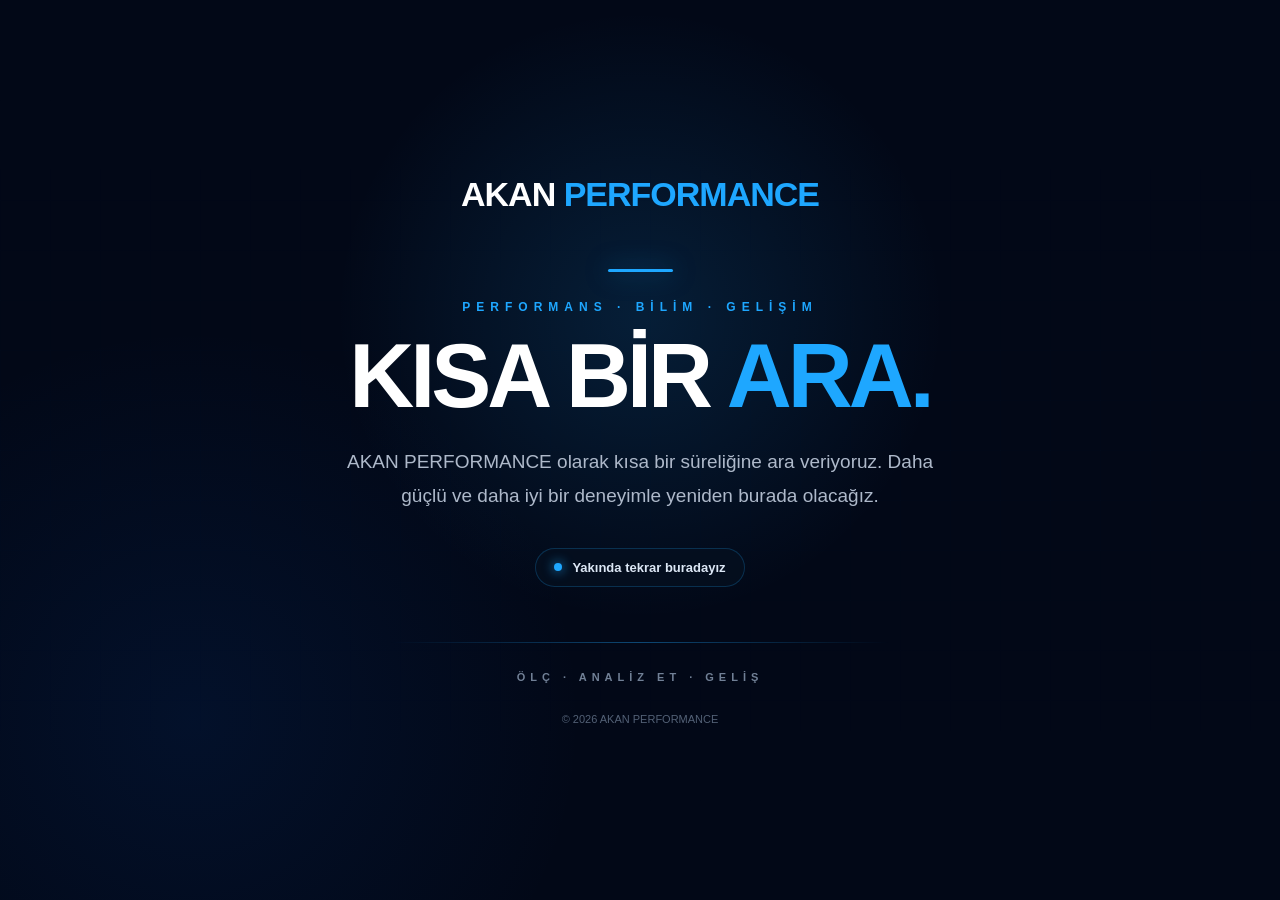
<file: index.html>
<!DOCTYPE html>
<html lang="tr">
<head>
  <meta charset="UTF-8">
  <meta name="viewport" content="width=device-width, initial-scale=1.0">

  <title>AKAN PERFORMANCE | Yakında Tekrar Buradayız</title>
  <meta name="description" content="AKAN PERFORMANCE kısa bir aranın ardından yeniden hizmetinizde olacak.">
  <meta name="robots" content="noindex, follow">

  <style>
    * {
      margin: 0;
      padding: 0;
      box-sizing: border-box;
    }

    html, body {
      width: 100%;
      min-height: 100%;
    }

    body {
      min-height: 100vh;
      display: flex;
      align-items: center;
      justify-content: center;
      overflow: hidden;
      padding: 30px 20px;

      background:
        radial-gradient(circle at 50% 35%, rgba(30,167,255,.14), transparent 35%),
        radial-gradient(circle at 15% 80%, rgba(11,94,215,.10), transparent 30%),
        #020817;

      color: #fff;
      font-family: Arial, Helvetica, sans-serif;
    }

    .background-grid {
      position: fixed;
      inset: 0;
      pointer-events: none;
      opacity: .12;

      background-image:
        linear-gradient(rgba(30,167,255,.08) 1px, transparent 1px),
        linear-gradient(90deg, rgba(30,167,255,.08) 1px, transparent 1px);

      background-size: 50px 50px;
      mask-image: linear-gradient(to bottom, transparent, #000, transparent);
    }

    .container {
      position: relative;
      z-index: 2;
      width: 100%;
      max-width: 900px;
      text-align: center;
    }

    .brand {
      margin-bottom: 55px;
      font-size: clamp(22px, 3vw, 34px);
      font-weight: 900;
      letter-spacing: -1px;
    }

    .brand .white {
      color: #fff;
    }

    .brand .blue {
      color: #1EA7FF;
    }

    .line {
      width: 65px;
      height: 3px;
      margin: 0 auto 28px;
      border-radius: 20px;
      background: #1EA7FF;
      box-shadow: 0 0 25px rgba(30,167,255,.5);
    }

    .eyebrow {
      margin-bottom: 20px;
      color: #1EA7FF;
      font-size: 12px;
      font-weight: 800;
      letter-spacing: 6px;
    }

    h1 {
      margin-bottom: 25px;
      font-size: clamp(44px, 8vw, 90px);
      line-height: .95;
      letter-spacing: -4px;
      font-weight: 900;
    }

    h1 span {
      color: #1EA7FF;
    }

    .description {
      max-width: 630px;
      margin: 0 auto;
      color: #aeb9ca;
      font-size: clamp(16px, 2vw, 19px);
      line-height: 1.8;
    }

    .status {
      display: inline-flex;
      align-items: center;
      gap: 10px;

      margin-top: 35px;
      padding: 11px 18px;

      border: 1px solid rgba(30,167,255,.22);
      border-radius: 100px;
      background: rgba(7,17,32,.7);

      color: #dce7f5;
      font-size: 13px;
      font-weight: 700;
    }

    .dot {
      width: 8px;
      height: 8px;
      border-radius: 50%;
      background: #1EA7FF;
      box-shadow: 0 0 12px #1EA7FF;
    }

    .divider {
      width: 100%;
      max-width: 500px;
      height: 1px;
      margin: 55px auto 28px;
      background: linear-gradient(
        90deg,
        transparent,
        rgba(30,167,255,.4),
        transparent
      );
    }

    .motto {
      color: #718096;
      font-size: 11px;
      font-weight: 700;
      letter-spacing: 5px;
    }

    footer {
      margin-top: 30px;
      color: #536176;
      font-size: 11px;
    }

    @media (max-width: 600px) {
      body {
        padding: 25px 18px;
      }

      .brand {
        margin-bottom: 45px;
      }

      h1 {
        letter-spacing: -2px;
      }

      .eyebrow,
      .motto {
        letter-spacing: 3px;
      }

      .divider {
        margin-top: 45px;
      }
    }
  </style>
</head>

<body>

  <div class="background-grid"></div>

  <main class="container">

    <div class="brand">
      <span class="white">AKAN</span>
      <span class="blue"> PERFORMANCE</span>
    </div>

    <div class="line"></div>

    <div class="eyebrow">
      PERFORMANS · BİLİM · GELİŞİM
    </div>

    <h1>
      KISA BİR <span>ARA.</span>
    </h1>

    <p class="description">
      AKAN PERFORMANCE olarak kısa bir süreliğine ara veriyoruz.
      Daha güçlü ve daha iyi bir deneyimle yeniden burada olacağız.
    </p>

    <div class="status">
      <span class="dot"></span>
      Yakında tekrar buradayız
    </div>

    <div class="divider"></div>

    <div class="motto">
      ÖLÇ · ANALİZ ET · GELİŞ
    </div>

    <footer>
      © 2026 AKAN PERFORMANCE
    </footer>

  </main>

</body>
</html>
</file>
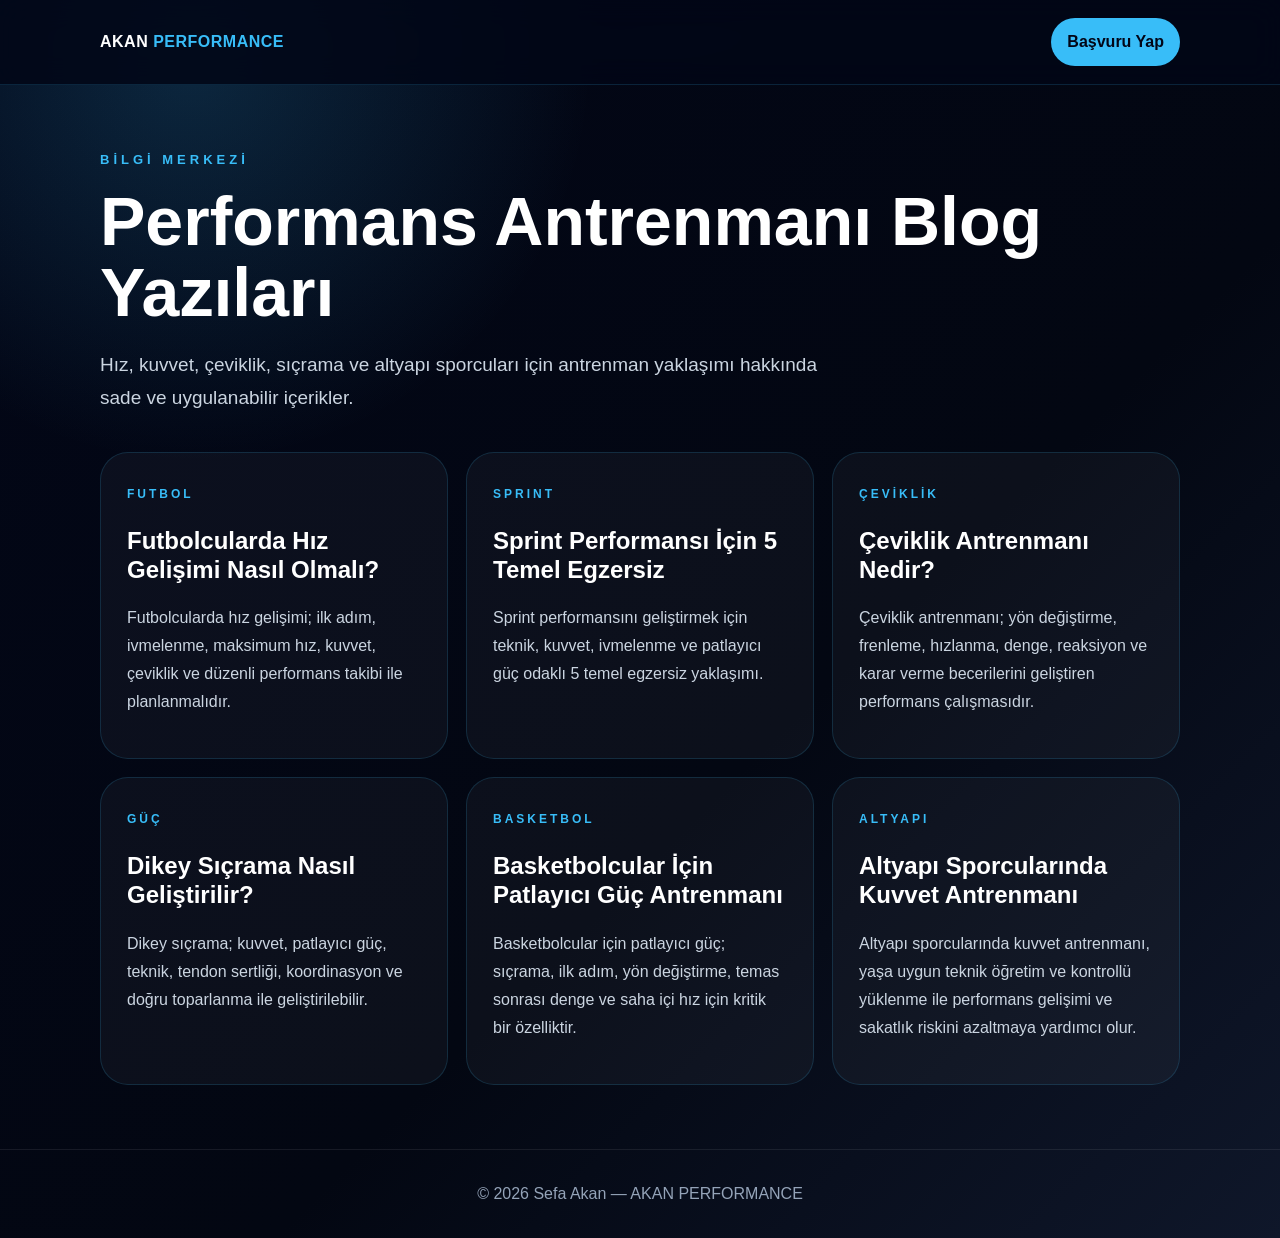
<file: blog/index.html>
<!DOCTYPE html><html lang="tr"><head><meta charset="UTF-8"><meta name="viewport" content="width=device-width, initial-scale=1.0"><title>Blog / Bilgi Merkezi | AKAN PERFORMANCE</title><meta name="description" content="Hız, kuvvet, çeviklik, sıçrama ve atletik performans gelişimi hakkında Sefa Akan tarafından hazırlanan blog yazıları."><link rel="canonical" href="https://akanperformance.com/blog/"><link rel="icon" type="image/png" href="/favicon.png"><style>
:root{--bg:#020617;--panel:#0f172a;--panel2:#111827;--text:#fff;--muted:#cbd5e1;--soft:#94a3b8;--accent:#38bdf8;--line:rgba(56,189,248,.16)}
*{box-sizing:border-box}html{scroll-behavior:smooth}body{margin:0;font-family:Arial,Helvetica,sans-serif;background:radial-gradient(circle at 15% 5%,rgba(56,189,248,.18),transparent 25%),linear-gradient(135deg,#020617,#030712 60%,#0f172a);color:var(--text);line-height:1.75}a{color:inherit}.header{position:sticky;top:0;z-index:20;background:rgba(2,6,23,.86);backdrop-filter:blur(14px);border-bottom:1px solid var(--line)}.nav{max-width:1120px;margin:auto;padding:18px 20px;display:flex;justify-content:space-between;align-items:center;gap:18px}.logo{font-weight:900;text-decoration:none;color:white;letter-spacing:.5px}.logo span{color:var(--accent)}.nav-actions{display:flex;gap:10px;align-items:center}.nav a.btn{color:#020617;background:var(--accent);padding:10px 16px;border-radius:999px;text-decoration:none;font-weight:900}.nav a.ghost{color:var(--muted);text-decoration:none;font-weight:800}.article{max-width:980px;margin:0 auto;padding:64px 20px}.label{color:var(--accent);font-size:13px;letter-spacing:4px;font-weight:900}.article h1{font-size:clamp(34px,6vw,64px);line-height:1.05;margin:16px 0 22px;letter-spacing:-1.5px}.desc{font-size:20px;color:var(--muted);margin:0 0 34px}.meta{display:flex;gap:12px;flex-wrap:wrap;margin-bottom:34px}.meta span{padding:8px 12px;border-radius:999px;background:rgba(56,189,248,.08);border:1px solid var(--line);color:var(--muted);font-size:13px;font-weight:800}.toc{background:rgba(255,255,255,.045);border:1px solid var(--line);border-radius:24px;padding:24px;margin:24px 0 34px}.toc strong{color:var(--accent)}.toc ol{margin:12px 0 0;padding-left:22px}.toc a{text-decoration:none;color:var(--muted)}.toc a:hover{color:var(--accent)}.section{background:rgba(255,255,255,.04);border:1px solid var(--line);border-radius:28px;padding:30px;margin:22px 0;box-shadow:0 0 28px rgba(56,189,248,.06)}.section h2{color:var(--accent);font-size:26px;line-height:1.25;margin:0 0 14px}.section p{color:var(--muted);font-size:17px;margin:0 0 14px}.section p:last-child{margin-bottom:0}.note{padding:20px 24px;border-radius:24px;background:rgba(56,189,248,.08);border:1px solid rgba(56,189,248,.22);color:var(--muted);margin:32px 0}.related{margin-top:40px}.related h2{font-size:28px}.related-grid{display:grid;grid-template-columns:repeat(3,1fr);gap:14px}.related a{padding:18px;border-radius:20px;background:rgba(255,255,255,.04);border:1px solid rgba(255,255,255,.08);text-decoration:none;color:white;font-weight:900}.related small{display:block;color:var(--accent);font-weight:800;margin-top:6px}.cta{margin-top:42px;padding:30px;border-radius:28px;background:rgba(56,189,248,.10);border:1px solid rgba(56,189,248,.25);text-align:center}.cta strong{font-size:22px}.cta p{color:var(--muted);margin:10px auto 0;max-width:650px}.cta a{display:inline-block;margin-top:18px;background:var(--accent);color:#020617;padding:13px 20px;border-radius:999px;text-decoration:none;font-weight:900}.footer{text-align:center;color:#94a3b8;padding:30px 20px;border-top:1px solid rgba(255,255,255,.08)}@media(max-width:720px){.nav{align-items:flex-start}.nav-actions{flex-direction:column;align-items:flex-end}.article{padding-top:44px}.desc{font-size:17px}.section{padding:24px 18px}.related-grid{grid-template-columns:1fr}.nav a.ghost{font-size:13px}.nav a.btn{font-size:13px;padding:9px 12px}}
.blog-list{max-width:1120px;margin:0 auto;padding:64px 20px}.blog-list h1{font-size:clamp(38px,6vw,68px);line-height:1.05;margin:14px 0 18px}.blog-list>p{color:var(--muted);font-size:19px;max-width:760px}.grid{display:grid;grid-template-columns:repeat(3,1fr);gap:18px;margin-top:38px}.blog-card{display:block;text-decoration:none;background:rgba(255,255,255,.04);border:1px solid var(--line);border-radius:28px;padding:26px;transition:.3s}.blog-card:hover{transform:translateY(-8px);border-color:rgba(56,189,248,.42)}.blog-card span{color:var(--accent);font-size:12px;font-weight:900;letter-spacing:3px}.blog-card h2{color:white;font-size:24px;line-height:1.2}.blog-card p{color:var(--muted)}@media(max-width:900px){.grid{grid-template-columns:1fr}}</style></head><body><header class="header"><div class="nav"><a class="logo" href="/">AKAN <span>PERFORMANCE</span></a><div class="nav-actions"><a class="btn" href="/#iletisim">Başvuru Yap</a></div></div></header><main class="blog-list"><div class="label">BİLGİ MERKEZİ</div><h1>Performans Antrenmanı Blog Yazıları</h1><p>Hız, kuvvet, çeviklik, sıçrama ve altyapı sporcuları için antrenman yaklaşımı hakkında sade ve uygulanabilir içerikler.</p><div class="grid"><a class="blog-card" href="/blog/futbolcularda-hiz-gelisimi-nasil-olmali/"><span>FUTBOL</span><h2>Futbolcularda Hız Gelişimi Nasıl Olmalı?</h2><p>Futbolcularda hız gelişimi; ilk adım, ivmelenme, maksimum hız, kuvvet, çeviklik ve düzenli performans takibi ile planlanmalıdır.</p></a>
<a class="blog-card" href="/blog/sprint-performansi-icin-5-temel-egzersiz/"><span>SPRINT</span><h2>Sprint Performansı İçin 5 Temel Egzersiz</h2><p>Sprint performansını geliştirmek için teknik, kuvvet, ivmelenme ve patlayıcı güç odaklı 5 temel egzersiz yaklaşımı.</p></a>
<a class="blog-card" href="/blog/ceviklik-antrenmani-nedir/"><span>ÇEVİKLİK</span><h2>Çeviklik Antrenmanı Nedir?</h2><p>Çeviklik antrenmanı; yön değiştirme, frenleme, hızlanma, denge, reaksiyon ve karar verme becerilerini geliştiren performans çalışmasıdır.</p></a>
<a class="blog-card" href="/blog/dikey-sicrama-nasil-gelistirilir/"><span>GÜÇ</span><h2>Dikey Sıçrama Nasıl Geliştirilir?</h2><p>Dikey sıçrama; kuvvet, patlayıcı güç, teknik, tendon sertliği, koordinasyon ve doğru toparlanma ile geliştirilebilir.</p></a>
<a class="blog-card" href="/blog/basketbolcular-icin-patlayici-guc-antrenmani/"><span>BASKETBOL</span><h2>Basketbolcular İçin Patlayıcı Güç Antrenmanı</h2><p>Basketbolcular için patlayıcı güç; sıçrama, ilk adım, yön değiştirme, temas sonrası denge ve saha içi hız için kritik bir özelliktir.</p></a>
<a class="blog-card" href="/blog/altyapi-sporcularinda-kuvvet-antrenmani/"><span>ALTYAPI</span><h2>Altyapı Sporcularında Kuvvet Antrenmanı</h2><p>Altyapı sporcularında kuvvet antrenmanı, yaşa uygun teknik öğretim ve kontrollü yüklenme ile performans gelişimi ve sakatlık riskini azaltmaya yardımcı olur.</p></a></div></main><footer class="footer">© 2026 Sefa Akan — AKAN PERFORMANCE</footer></body></html>
</file>
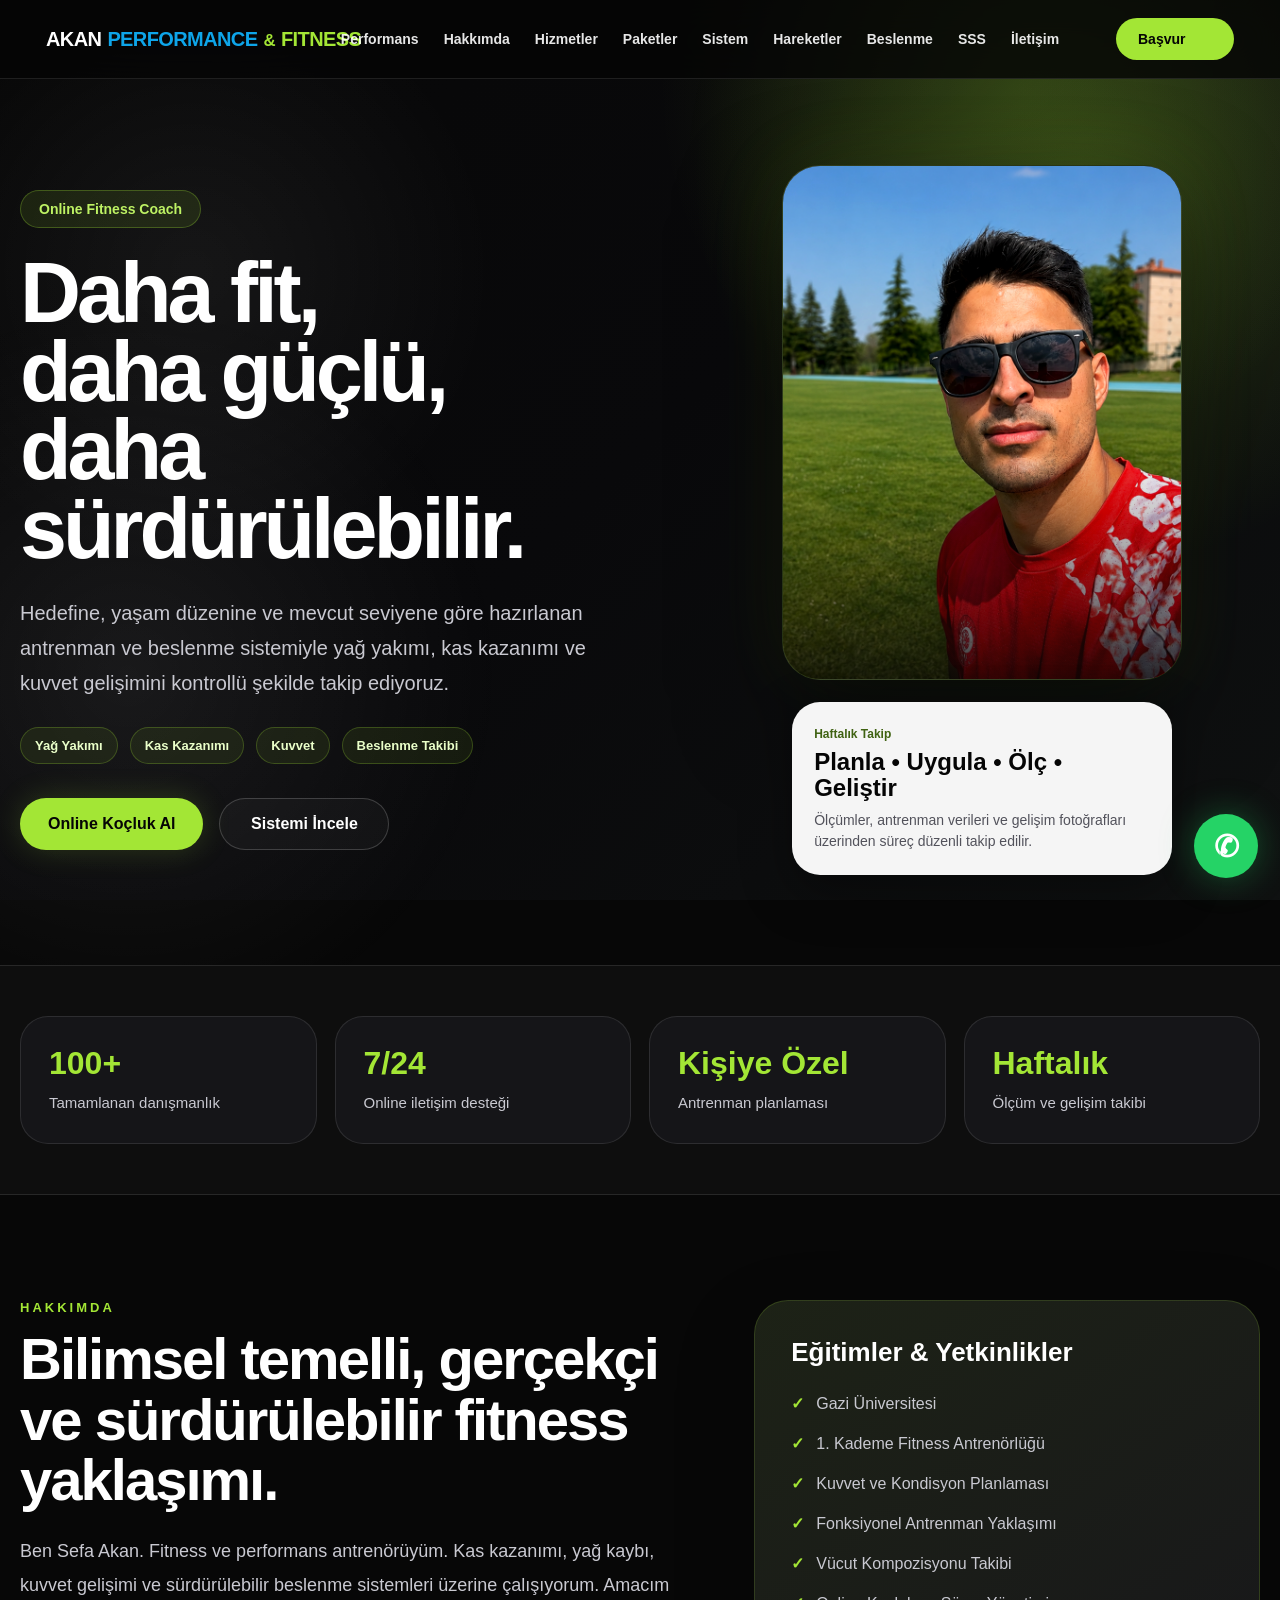
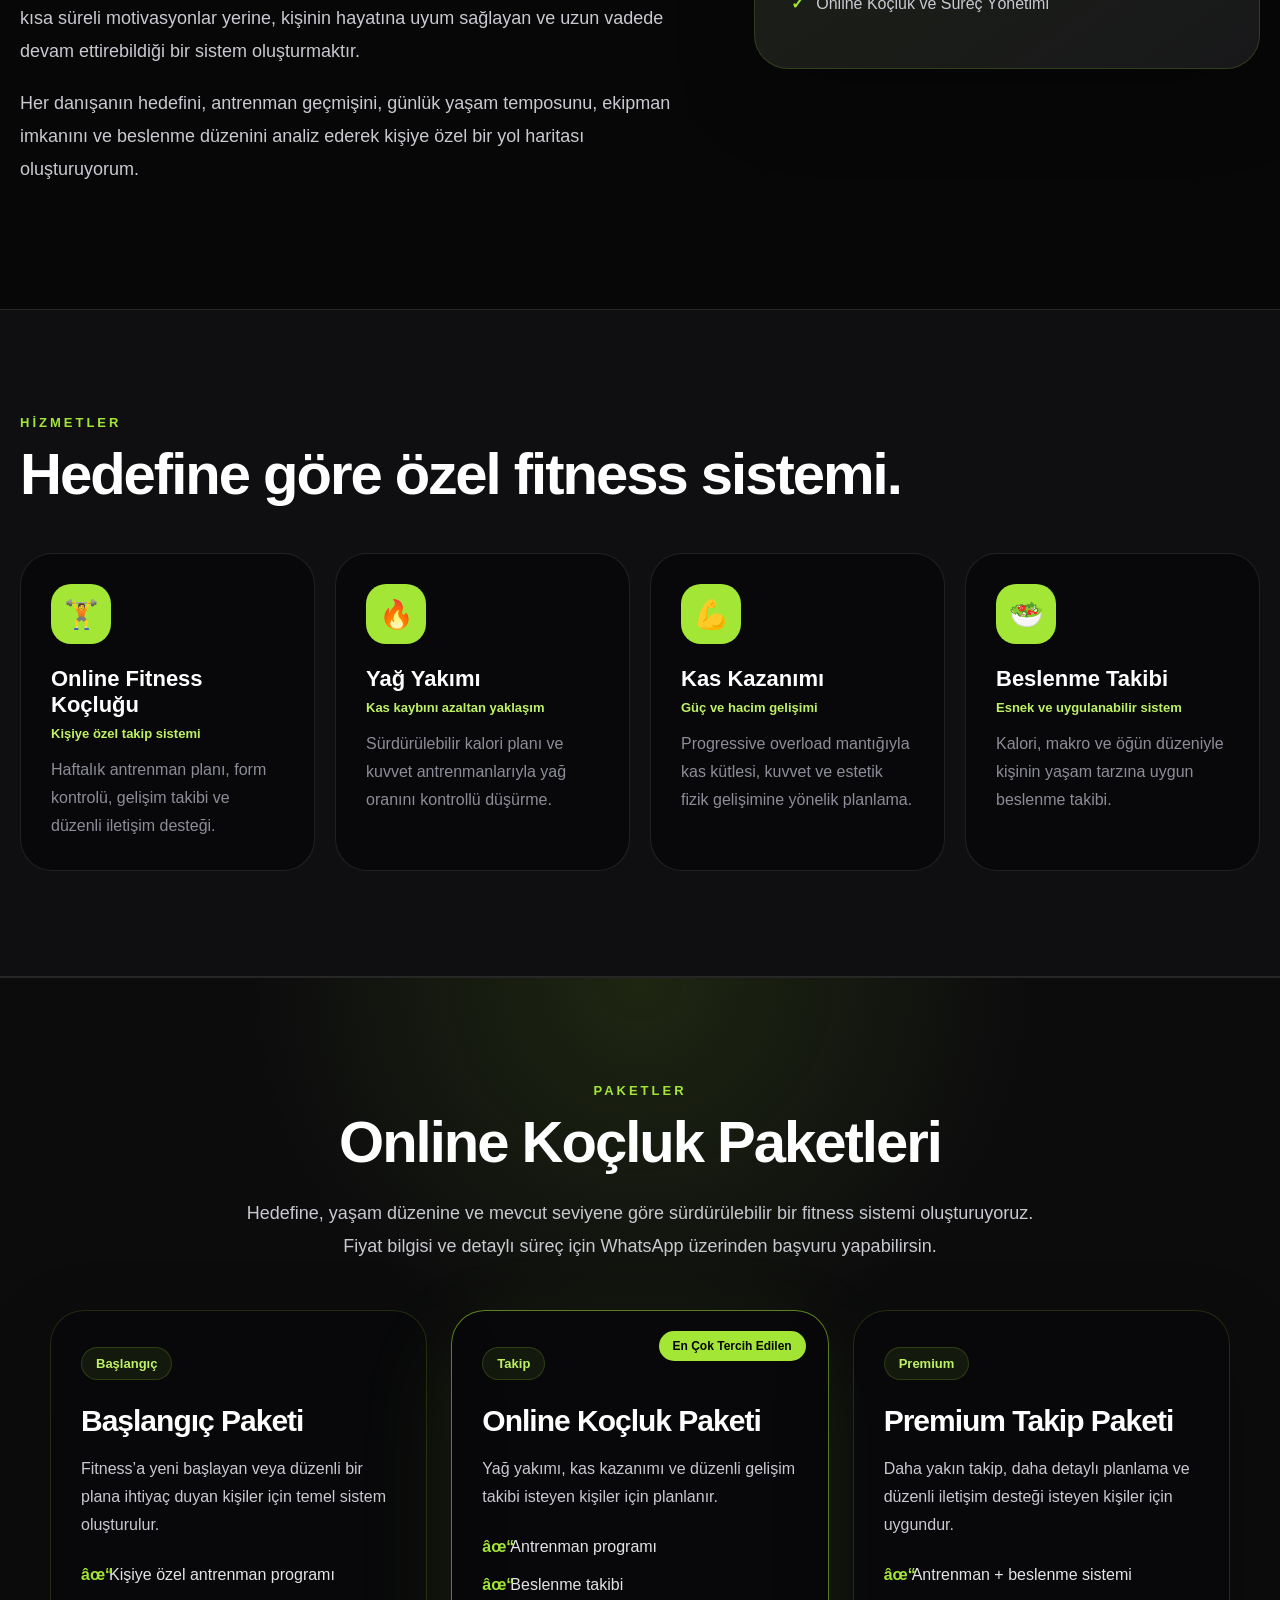
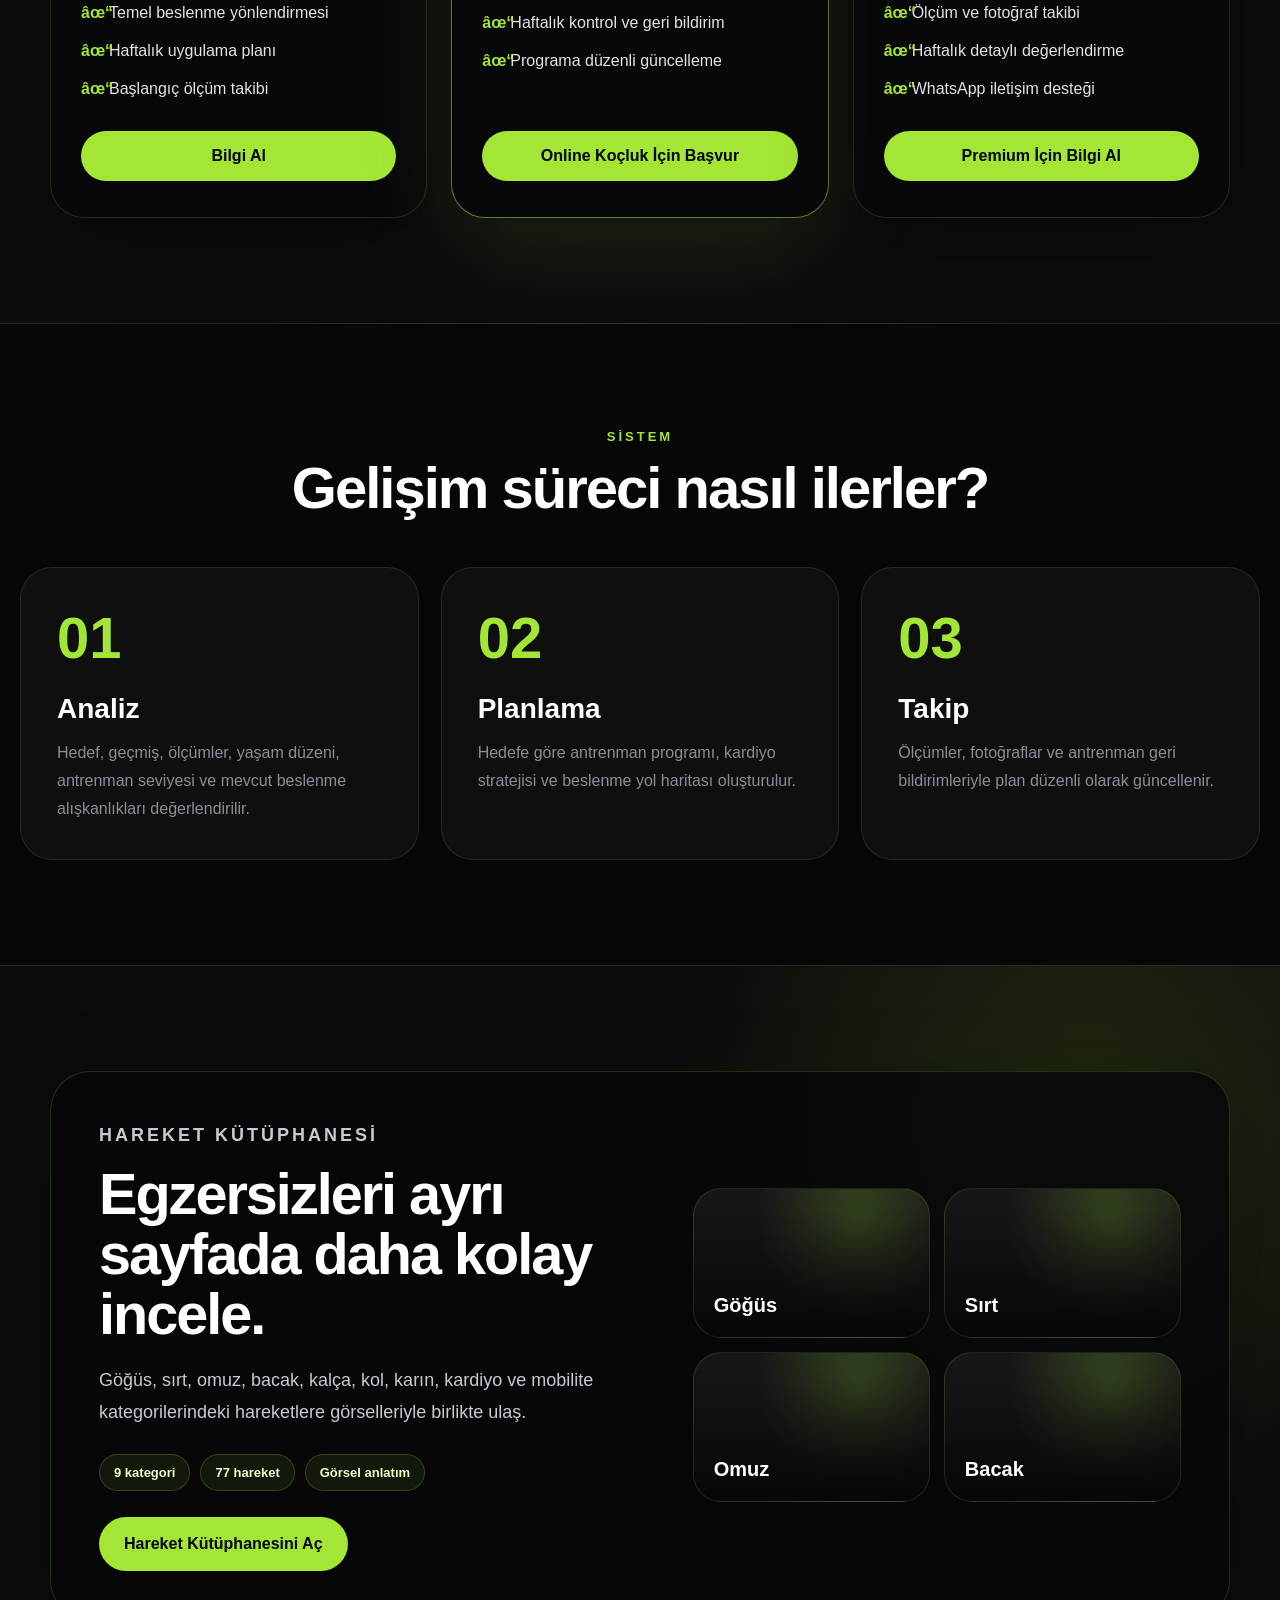
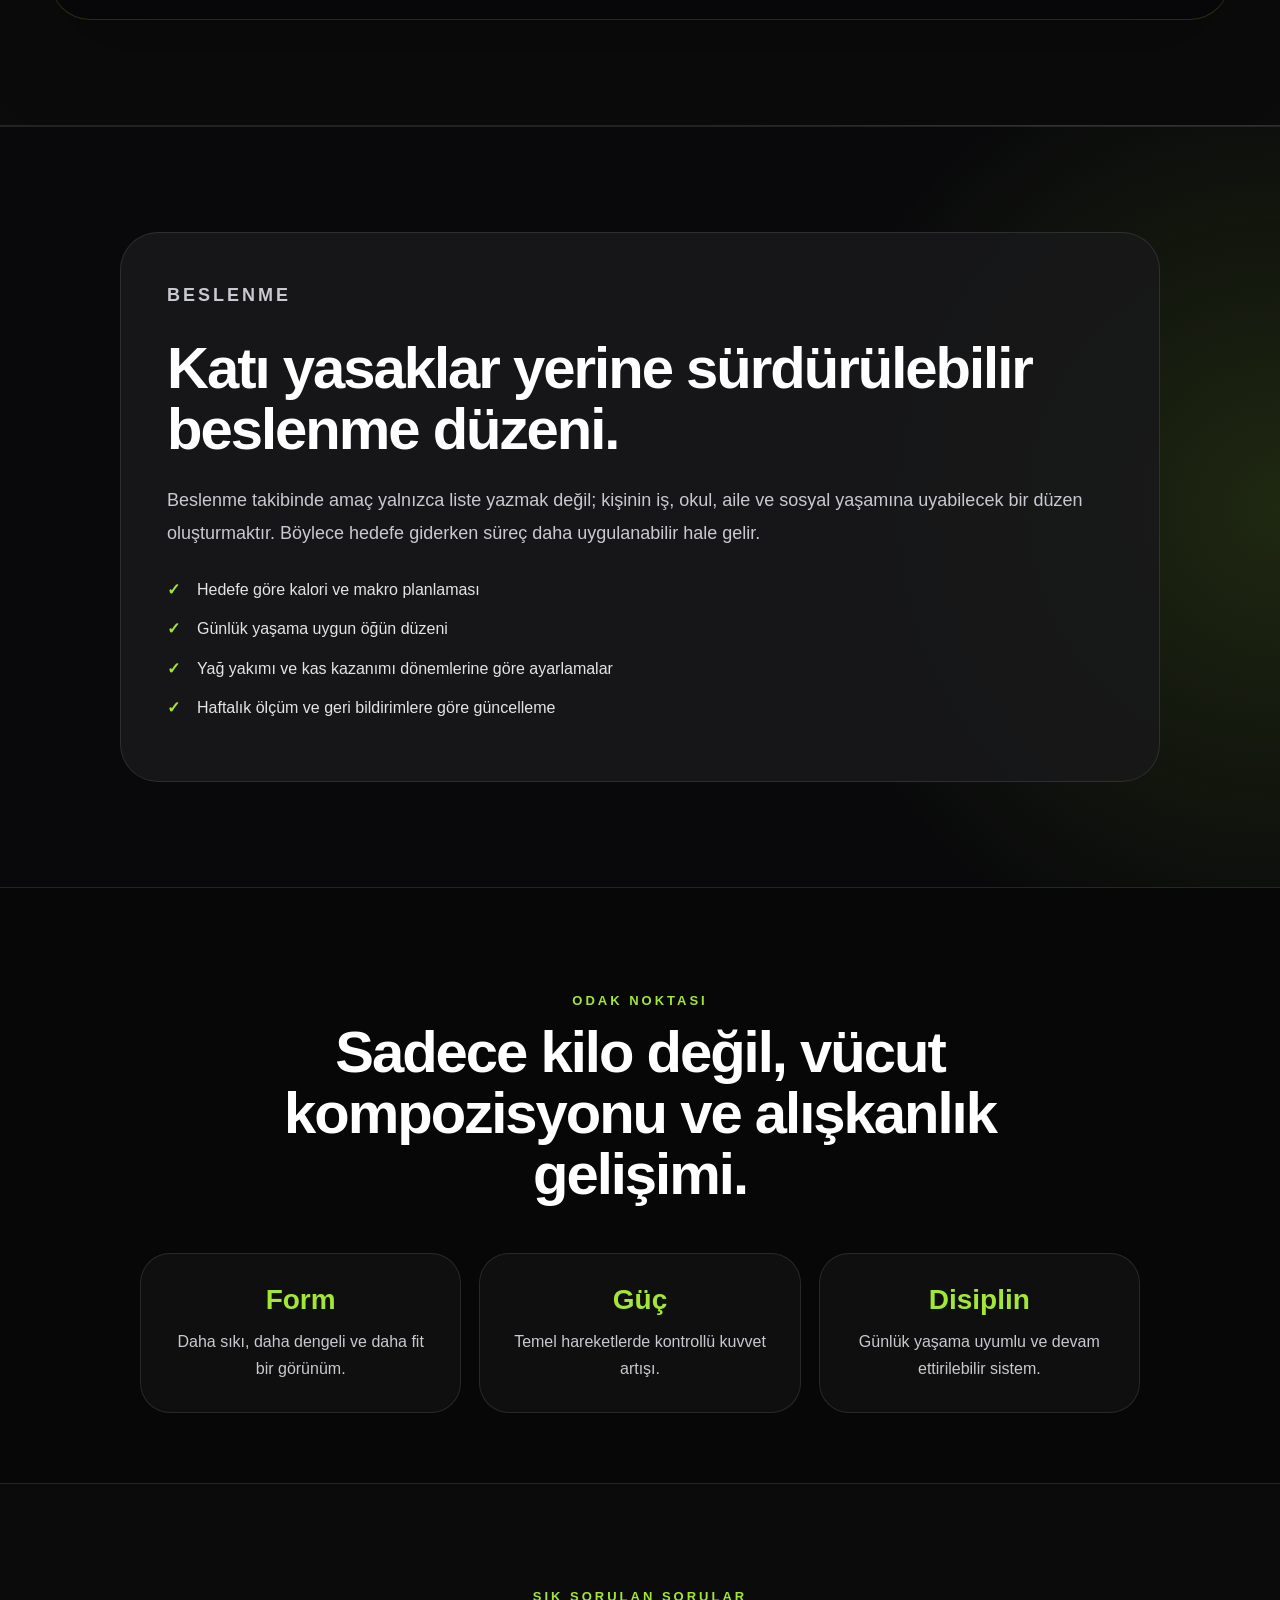
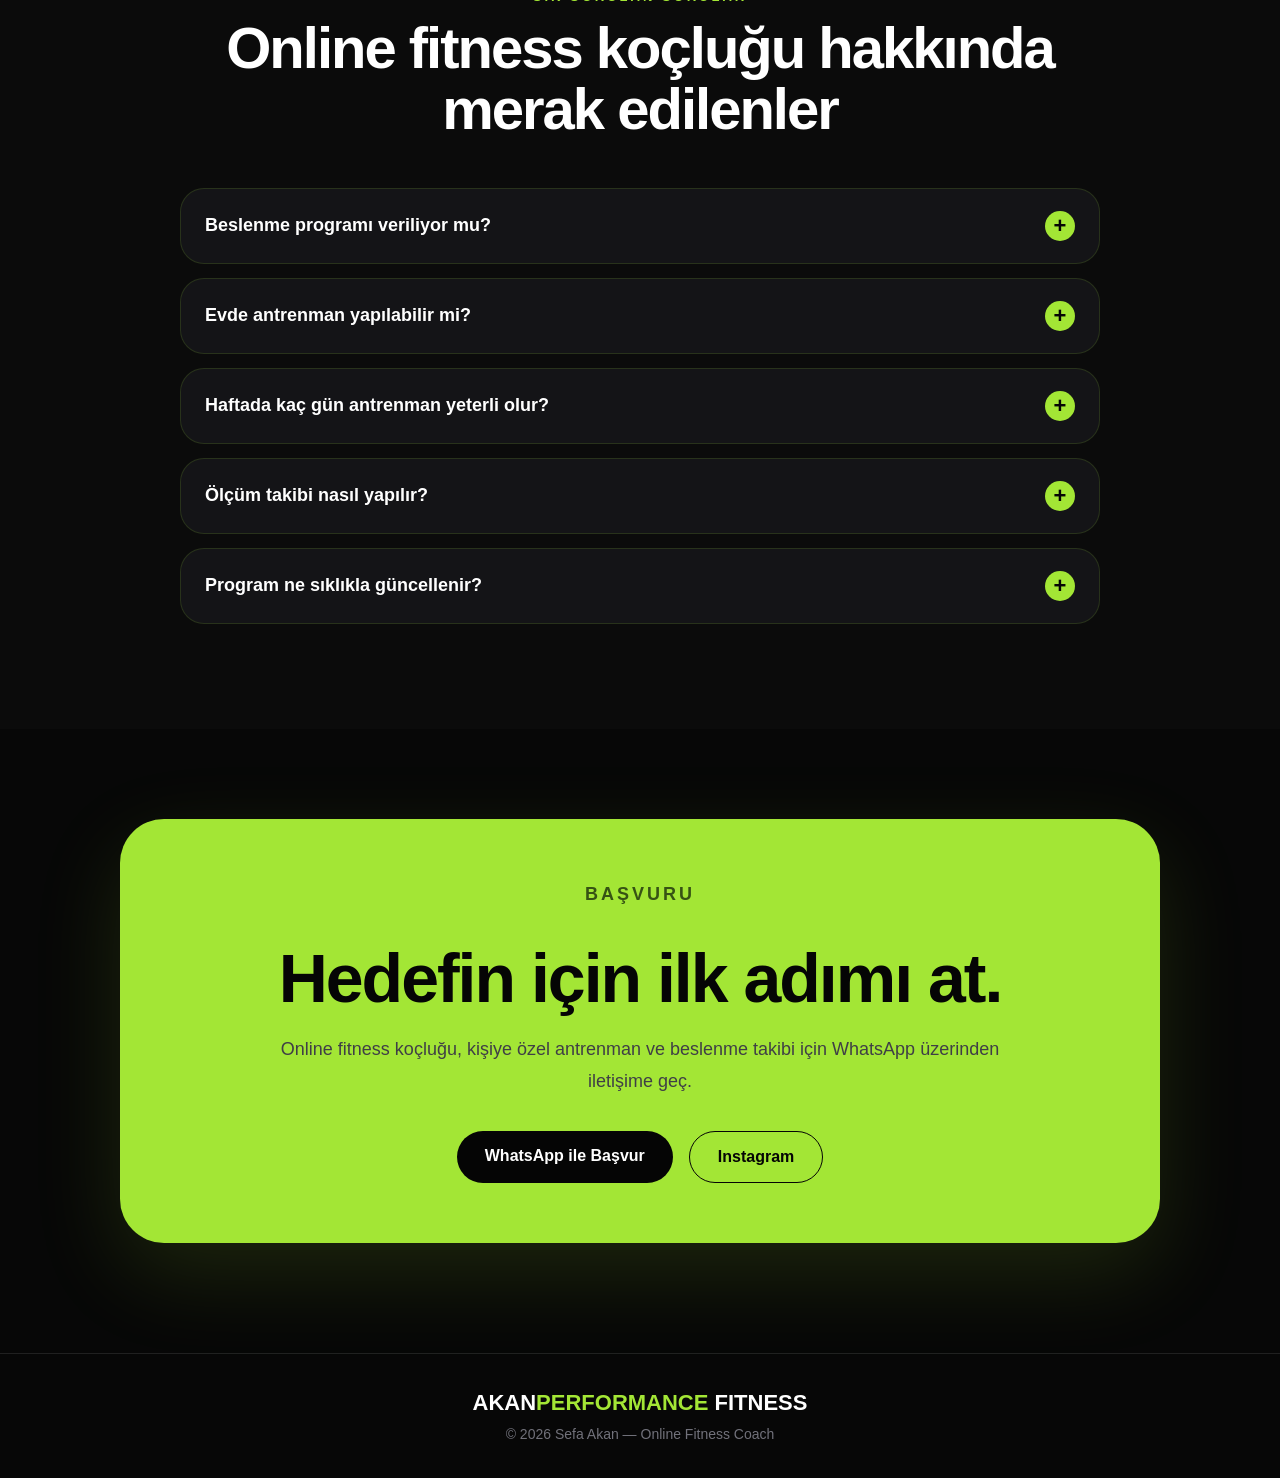
<file: fitness/index.html>
<!DOCTYPE html>

<html lang="tr">
<head>
<!-- Google Analytics -->
<script async="" src="https://www.googletagmanager.com/gtag/js?id=G-FM0D1YC6FM"></script>
<script>
    window.dataLayer = window.dataLayer || [];
    function gtag(){dataLayer.push(arguments);}
    gtag('js', new Date());
    gtag('config', 'G-FM0D1YC6FM');
  </script>
<meta charset="utf-8"/>
<meta content="width=device-width, initial-scale=1.0" name="viewport"/>
<title>AKAN PERFORMANCE Fitness | Online Fitness Koçluğu ve Kişiye Özel Program</title>
<meta content="AKAN PERFORMANCE Fitness ile kişiye özel online fitness koçluğu, yağ yakımı, kas kazanımı, kuvvet gelişimi ve beslenme takibi. Sefa Akan ile sürdürülebilir fitness sistemi." name="description"/>
<meta content="online fitness koçluğu, Sefa Akan fitness, yağ yakımı, kas kazanımı, kişiye özel antrenman, beslenme takibi, fitness programı, online koçluk" name="keywords"/>
<meta content="Sefa Akan" name="author"/>
<meta content="index, follow, max-image-preview:large" name="robots"/>
<meta content="#070707" name="theme-color"/>
<meta content="AKAN PERFORMANCE Fitness" name="application-name"/>
<link href="https://akanperformance.com/fitness/" rel="canonical"/>
<link href="/fitness/favfitness.png" rel="icon" sizes="512x512" type="image/png"/>
<link href="/fitness/favfitness.png" rel="shortcut icon"/>
<link href="/fitness/favfitness.png" rel="apple-touch-icon"/>
<meta content="tr_TR" property="og:locale"/>
<meta content="AKAN PERFORMANCE Fitness" property="og:site_name"/>
<meta content="AKAN PERFORMANCE Fitness | Online Fitness Koçluğu" property="og:title"/>
<meta content="Yağ yakımı, kas kazanımı, kuvvet gelişimi ve beslenme takibi için kişiye özel online fitness koçluğu." property="og:description"/>
<meta content="website" property="og:type"/>
<meta content="https://akanperformance.com/fitness/" property="og:url"/>
<meta content="https://akanperformance.com/fitness/favfitness.png" property="og:image"/>
<meta content="summary_large_image" name="twitter:card"/>
<meta content="AKAN PERFORMANCE Fitness" name="twitter:title"/>
<meta content="Kişiye özel online fitness koçluğu, antrenman ve beslenme takibi." name="twitter:description"/>
<meta content="https://akanperformance.com/fitness/favfitness.png" name="twitter:image"/>
<meta content="nosniff" http-equiv="X-Content-Type-Options"/>
<meta content="strict-origin-when-cross-origin" name="referrer"/>
<script type="application/ld+json">
  {
    "@context": "https://schema.org",
    "@type": "Person",
    "name": "Sefa Akan",
    "jobTitle": "Fitness ve Performans Antrenörü",
    "url": "https://akanperformance.com/fitness/",
    "image": "https://akanperformance.com/fitness/favfitness.png",
    "sameAs": [
      "https://www.instagram.com/sefa.akann/",
      "https://youtube.com/@sefaakan62",
      "https://x.com/19Sefa04"
    ]
  }
  </script>
<script type="application/ld+json">
  {
    "@context": "https://schema.org",
    "@type": "Service",
    "name": "AKAN PERFORMANCE Fitness Online Koçluk",
    "serviceType": "Online fitness koçluğu, kişiye özel antrenman ve beslenme takibi",
    "provider": {
      "@type": "Person",
      "name": "Sefa Akan"
    },
    "areaServed": "Türkiye",
    "url": "https://akanperformance.com/fitness/",
    "description": "Kişiye özel online fitness koçluğu, yağ yakımı, kas kazanımı, kuvvet gelişimi ve sürdürülebilir beslenme takibi."
  }
  </script>
<link href="style.css?v=20260712-exercise-page" rel="stylesheet"/>
</head>
<body>
<a aria-label="WhatsApp ile başvur" class="whatsapp-float" href="https://wa.me/905015440670" rel="noopener" target="_blank">WhatsApp</a>
<header class="header">
<div class="navbar">
<div class="logo brand-logo" aria-label="AKAN PERFORMANCE & FITNESS">
  <a href="/fitness/" class="brand-akan" aria-label="Fitness ana sayfa">AKAN</a>
  <a href="/" class="brand-performance" aria-label="Performans sayfasına git">PERFORMANCE</a>
  <span class="brand-separator">&amp;</span>
  <a href="/fitness/" class="brand-fitness" aria-label="Fitness ana sayfa">FITNESS</a>
</div>
<nav aria-label="Ana menü" class="nav-links" id="navLinks">
<a href="/">Performans</a>
<a href="#hakkimda">Hakkımda</a>
<a href="#hizmetler">Hizmetler</a>
<a href="#paketler">Paketler</a>
<a href="#sistem">Sistem</a>
<a href="/fitness/hareketler.html">Hareketler</a>
<a href="#beslenme">Beslenme</a>
<a href="#sss">SSS</a>
<a href="#iletisim">İletişim</a>
</nav>
<a class="nav-btn" href="#iletisim">Başvur</a>
<button aria-expanded="false" aria-label="Menüyü aç/kapat" class="menu-toggle" id="menuToggle">
        ☰
      </button>
</div>
</header>
<main>
<section class="hero" id="top">
<div class="hero-bg"></div>
<div class="hero-container">
<div class="hero-text">
<div class="badge">Online Fitness Coach</div>
<h1>
            Daha fit,<br/>
            daha güçlü,<br/>
            daha sürdürülebilir.
          </h1>
<p>
            Hedefine, yaşam düzenine ve mevcut seviyene göre hazırlanan antrenman
            ve beslenme sistemiyle yağ yakımı, kas kazanımı ve kuvvet gelişimini
            kontrollü şekilde takip ediyoruz.
          </p>
<div class="hero-tags">
<span>Yağ Yakımı</span>
<span>Kas Kazanımı</span>
<span>Kuvvet</span>
<span>Beslenme Takibi</span>
</div>
<div class="hero-buttons">
<a class="btn-primary" href="#iletisim">Online Koçluk Al</a>
<a class="btn-secondary" href="#hizmetler">Sistemi İncele</a>
</div>
</div>
<div class="hero-visual">
<div class="image-card">
<img alt="Sefa Akan Online Fitness Koçluğu" src="/profile1.jpeg"/>
<div class="image-glow"></div>
</div>
<div class="floating-card">
<span>Haftalık Takip</span>
<h3>Planla • Uygula • Ölç • Geliştir</h3>
<p>
              Ölçümler, antrenman verileri ve gelişim fotoğrafları üzerinden
              süreç düzenli takip edilir.
            </p>
</div>
</div>
</div>
</section>
<section aria-label="Fitness istatistikleri" class="stats">
<div class="stats-container">
<div class="stat-card">
<h3>100+</h3>
<p>Tamamlanan danışmanlık</p>
</div>
<div class="stat-card">
<h3>7/24</h3>
<p>Online iletişim desteği</p>
</div>
<div class="stat-card">
<h3>Kişiye Özel</h3>
<p>Antrenman planlaması</p>
</div>
<div class="stat-card">
<h3>Haftalık</h3>
<p>Ölçüm ve gelişim takibi</p>
</div>
</div>
</section>
<section class="about" id="hakkimda">
<div class="about-container">
<div class="about-content">
<p class="section-label">HAKKIMDA</p>
<h2>Bilimsel temelli, gerçekçi ve sürdürülebilir fitness yaklaşımı.</h2>
<p class="about-text">
            Ben Sefa Akan. Fitness ve performans antrenörüyüm. Kas kazanımı,
            yağ kaybı, kuvvet gelişimi ve sürdürülebilir beslenme sistemleri
            üzerine çalışıyorum. Amacım kısa süreli motivasyonlar yerine,
            kişinin hayatına uyum sağlayan ve uzun vadede devam ettirebildiği
            bir sistem oluşturmaktır.
          </p>
<p class="about-text">
            Her danışanın hedefini, antrenman geçmişini, günlük yaşam temposunu,
            ekipman imkanını ve beslenme düzenini analiz ederek kişiye özel
            bir yol haritası oluşturuyorum.
          </p>
</div>
<div class="education-card">
<h3>Eğitimler &amp; Yetkinlikler</h3>
<ul>
<li>Gazi Üniversitesi</li>
<li>1. Kademe Fitness Antrenörlüğü</li>
<li>Kuvvet ve Kondisyon Planlaması</li>
<li>Fonksiyonel Antrenman Yaklaşımı</li>
<li>Vücut Kompozisyonu Takibi</li>
<li>Online Koçluk ve Süreç Yönetimi</li>
</ul>
</div>
</div>
</section>
<section class="services" id="hizmetler">
<div class="services-container">
<div class="section-heading">
<p class="section-label">HİZMETLER</p>
<h2>Hedefine göre özel fitness sistemi.</h2>
</div>
<div class="service-grid">
<div class="service-card">
<div class="icon">🏋️</div>
<h3>Online Fitness Koçluğu</h3>
<span>Kişiye özel takip sistemi</span>
<p>
              Haftalık antrenman planı, form kontrolü, gelişim takibi ve
              düzenli iletişim desteği.
            </p>
</div>
<div class="service-card">
<div class="icon">🔥</div>
<h3>Yağ Yakımı</h3>
<span>Kas kaybını azaltan yaklaşım</span>
<p>
              Sürdürülebilir kalori planı ve kuvvet antrenmanlarıyla yağ
              oranını kontrollü düşürme.
            </p>
</div>
<div class="service-card">
<div class="icon">💪</div>
<h3>Kas Kazanımı</h3>
<span>Güç ve hacim gelişimi</span>
<p>
              Progressive overload mantığıyla kas kütlesi, kuvvet ve estetik
              fizik gelişimine yönelik planlama.
            </p>
</div>
<div class="service-card">
<div class="icon">🥗</div>
<h3>Beslenme Takibi</h3>
<span>Esnek ve uygulanabilir sistem</span>
<p>
              Kalori, makro ve öğün düzeniyle kişinin yaşam tarzına uygun
              beslenme takibi.
            </p>
</div>
</div>
</div>
</section>
<section class="coaching-packages" id="paketler">
<div class="section-heading center">
<p class="section-label">PAKETLER</p>
<h2>Online Koçluk Paketleri</h2>
<p class="section-desc">
          Hedefine, yaşam düzenine ve mevcut seviyene göre sürdürülebilir bir fitness sistemi oluşturuyoruz.
          Fiyat bilgisi ve detaylı süreç için WhatsApp üzerinden başvuru yapabilirsin.
        </p>
</div>
<div class="package-grid">
<div class="package-card">
<div class="package-badge">Başlangıç</div>
<h3>Başlangıç Paketi</h3>
<p>
            Fitness’a yeni başlayan veya düzenli bir plana ihtiyaç duyan kişiler için temel sistem oluşturulur.
          </p>
<ul>
<li>Kişiye özel antrenman programı</li>
<li>Temel beslenme yönlendirmesi</li>
<li>Haftalık uygulama planı</li>
<li>Başlangıç ölçüm takibi</li>
</ul>
<a class="package-btn" href="https://wa.me/905015440670?text=Merhaba%20Sefa%20Hocam%2C%20Ba%C5%9Flang%C4%B1%C3%A7%20Paketi%20hakk%C4%B1nda%20bilgi%20almak%20istiyorum." rel="noopener" target="_blank">
            Bilgi Al
          </a>
</div>
<div class="package-card featured">
<div class="popular-label">En Çok Tercih Edilen</div>
<div class="package-badge">Takip</div>
<h3>Online Koçluk Paketi</h3>
<p>
            Yağ yakımı, kas kazanımı ve düzenli gelişim takibi isteyen kişiler için planlanır.
          </p>
<ul>
<li>Antrenman programı</li>
<li>Beslenme takibi</li>
<li>Haftalık kontrol ve geri bildirim</li>
<li>Programa düzenli güncelleme</li>
</ul>
<a class="package-btn" href="https://wa.me/905015440670?text=Merhaba%20Sefa%20Hocam%2C%20Online%20Ko%C3%A7luk%20Paketi%20hakk%C4%B1nda%20bilgi%20almak%20istiyorum." rel="noopener" target="_blank">
            Online Koçluk İçin Başvur
          </a>
</div>
<div class="package-card">
<div class="package-badge">Premium</div>
<h3>Premium Takip Paketi</h3>
<p>
            Daha yakın takip, daha detaylı planlama ve düzenli iletişim desteği isteyen kişiler için uygundur.
          </p>
<ul>
<li>Antrenman + beslenme sistemi</li>
<li>Ölçüm ve fotoğraf takibi</li>
<li>Haftalık detaylı değerlendirme</li>
<li>WhatsApp iletişim desteği</li>
</ul>
<a class="package-btn" href="https://wa.me/905015440670?text=Merhaba%20Sefa%20Hocam%2C%20Premium%20Takip%20Paketi%20hakk%C4%B1nda%20bilgi%20almak%20istiyorum." rel="noopener" target="_blank">
            Premium İçin Bilgi Al
          </a>
</div>
</div>
</section>
<section class="system" id="sistem">
<div class="section-heading center">
<p class="section-label">SİSTEM</p>
<h2>Gelişim süreci nasıl ilerler?</h2>
</div>
<div class="system-container">
<div class="step-card">
<h3>01</h3>
<h4>Analiz</h4>
<p>
            Hedef, geçmiş, ölçümler, yaşam düzeni, antrenman seviyesi ve
            mevcut beslenme alışkanlıkları değerlendirilir.
          </p>
</div>
<div class="step-card">
<h3>02</h3>
<h4>Planlama</h4>
<p>
            Hedefe göre antrenman programı, kardiyo stratejisi ve beslenme
            yol haritası oluşturulur.
          </p>
</div>
<div class="step-card">
<h3>03</h3>
<h4>Takip</h4>
<p>
            Ölçümler, fotoğraflar ve antrenman geri bildirimleriyle plan
            düzenli olarak güncellenir.
          </p>
</div>
</div>
</section>

<section class="exercise-preview" id="hareketler">
  <div class="exercise-preview-inner">
    <div class="exercise-preview-content">
      <p class="section-label">HAREKET KÜTÜPHANESİ</p>
      <h2>Egzersizleri ayrı sayfada daha kolay incele.</h2>
      <p>
        Göğüs, sırt, omuz, bacak, kalça, kol, karın, kardiyo ve mobilite
        kategorilerindeki hareketlere görselleriyle birlikte ulaş.
      </p>
      <div class="exercise-preview-tags">
        <span>9 kategori</span>
        <span>77 hareket</span>
        <span>Görsel anlatım</span>
      </div>
      <a class="exercise-preview-btn" href="/fitness/hareketler.html">
        Hareket Kütüphanesini Aç
      </a>
    </div>

    <div class="exercise-preview-grid" aria-hidden="true">
      <div><span>Göğüs</span></div>
      <div><span>Sırt</span></div>
      <div><span>Omuz</span></div>
      <div><span>Bacak</span></div>
    </div>
  </div>
</section>

<section class="nutrition" id="beslenme">
<div class="nutrition-box">
<p class="section-label">BESLENME</p>
<h2>Katı yasaklar yerine sürdürülebilir beslenme düzeni.</h2>
<p>
          Beslenme takibinde amaç yalnızca liste yazmak değil; kişinin iş, okul,
          aile ve sosyal yaşamına uyabilecek bir düzen oluşturmaktır. Böylece
          hedefe giderken süreç daha uygulanabilir hale gelir.
        </p>
<ul>
<li>Hedefe göre kalori ve makro planlaması</li>
<li>Günlük yaşama uygun öğün düzeni</li>
<li>Yağ yakımı ve kas kazanımı dönemlerine göre ayarlamalar</li>
<li>Haftalık ölçüm ve geri bildirimlere göre güncelleme</li>
</ul>
</div>
</section>
<section class="results">
<div class="section-heading center">
<p class="section-label">ODAK NOKTASI</p>
<h2>Sadece kilo değil, vücut kompozisyonu ve alışkanlık gelişimi.</h2>
</div>
<div class="result-grid">
<div class="result-card">
<h3>Form</h3>
<p>Daha sıkı, daha dengeli ve daha fit bir görünüm.</p>
</div>
<div class="result-card">
<h3>Güç</h3>
<p>Temel hareketlerde kontrollü kuvvet artışı.</p>
</div>
<div class="result-card">
<h3>Disiplin</h3>
<p>Günlük yaşama uyumlu ve devam ettirilebilir sistem.</p>
</div>
</div>
</section>
<section class="fitness-faq" id="sss">
<div class="section-heading center">
<p class="section-label">SIK SORULAN SORULAR</p>
<h2>Online fitness koçluğu hakkında merak edilenler</h2>
</div>
<div class="faq-container">
<div class="faq-item">
<button class="faq-question" type="button">
            Beslenme programı veriliyor mu?
            <span>+</span>
</button>
<div class="faq-answer">
<p>
              Beslenme süreci kişinin hedefi, yaşam düzeni ve sürdürülebilirliği dikkate alınarak planlanır.
              Amaç katı yasaklar yerine uygulanabilir bir düzen oluşturmaktır.
            </p>
</div>
</div>
<div class="faq-item">
<button class="faq-question" type="button">
            Evde antrenman yapılabilir mi?
            <span>+</span>
</button>
<div class="faq-answer">
<p>
              Evet. Program ekipman durumuna göre hazırlanır. Ev, salon veya sınırlı ekipmanla uygulanabilecek
              alternatifler planlanabilir.
            </p>
</div>
</div>
<div class="faq-item">
<button class="faq-question" type="button">
            Haftada kaç gün antrenman yeterli olur?
            <span>+</span>
</button>
<div class="faq-answer">
<p>
              Hedefe ve seviyeye göre değişir. Çoğu kişi için haftada 3-4 gün düzenli antrenman iyi bir başlangıçtır.
              Daha yoğun ya da daha düşük hacimli planlar kişiye göre düzenlenir.
            </p>
</div>
</div>
<div class="faq-item">
<button class="faq-question" type="button">
            Ölçüm takibi nasıl yapılır?
            <span>+</span>
</button>
<div class="faq-answer">
<p>
              Kilo, bel/kalça/kol ölçümleri, gelişim fotoğrafları ve antrenman performansı üzerinden süreç takip edilir.
              Geri bildirimlere göre program güncellenir.
            </p>
</div>
</div>
<div class="faq-item">
<button class="faq-question" type="button">
            Program ne sıklıkla güncellenir?
            <span>+</span>
</button>
<div class="faq-answer">
<p>
              Program düzenli geri bildirimlere göre haftalık veya dönemsel olarak güncellenir.
              Gelişim, toparlanma ve yaşam düzenindeki değişiklikler dikkate alınır.
            </p>
</div>
</div>
</div>
</section>
<section class="contact" id="iletisim">
<div class="contact-box">
<p class="section-label dark">BAŞVURU</p>
<h2>Hedefin için ilk adımı at.</h2>
<p>
          Online fitness koçluğu, kişiye özel antrenman ve beslenme takibi için
          WhatsApp üzerinden iletişime geç.
        </p>
<div class="contact-buttons">
<a href="https://wa.me/905015440670?text=Merhaba%2C%20online%20fitness%20ko%C3%A7lu%C4%9Fu%20hakk%C4%B1nda%20bilgi%20almak%20istiyorum." rel="noopener" target="_blank">
            WhatsApp ile Başvur
          </a>
<a href="https://www.instagram.com/sefa.akann/" rel="noopener" target="_blank">
            Instagram
          </a>
</div>
</div>
</section>
</main>
<footer class="footer">
<div>AKAN<span>PERFORMANCE</span> FITNESS</div>
<p>© 2026 Sefa Akan — Online Fitness Coach</p>
</footer>
<script>
    const menuToggle = document.getElementById("menuToggle");
    const navLinks = document.getElementById("navLinks");

    if (menuToggle && navLinks) {
      menuToggle.addEventListener("click", () => {
        const isOpen = navLinks.classList.toggle("active");
        menuToggle.setAttribute("aria-expanded", isOpen ? "true" : "false");
        menuToggle.textContent = isOpen ? "×" : "☰";
      });

      navLinks.querySelectorAll("a").forEach((link) => {
        link.addEventListener("click", () => {
          navLinks.classList.remove("active");
          menuToggle.setAttribute("aria-expanded", "false");
          menuToggle.textContent = "☰";
        });
      });
    }
  </script>
<script>
    document.querySelectorAll(".faq-question").forEach((question) => {
      question.addEventListener("click", () => {
        const item = question.parentElement;

        document.querySelectorAll(".faq-item").forEach((faq) => {
          if (faq !== item) {
            faq.classList.remove("active");
          }
        });

        item.classList.toggle("active");
      });
    });
  </script>

</body>
</html>
</file>
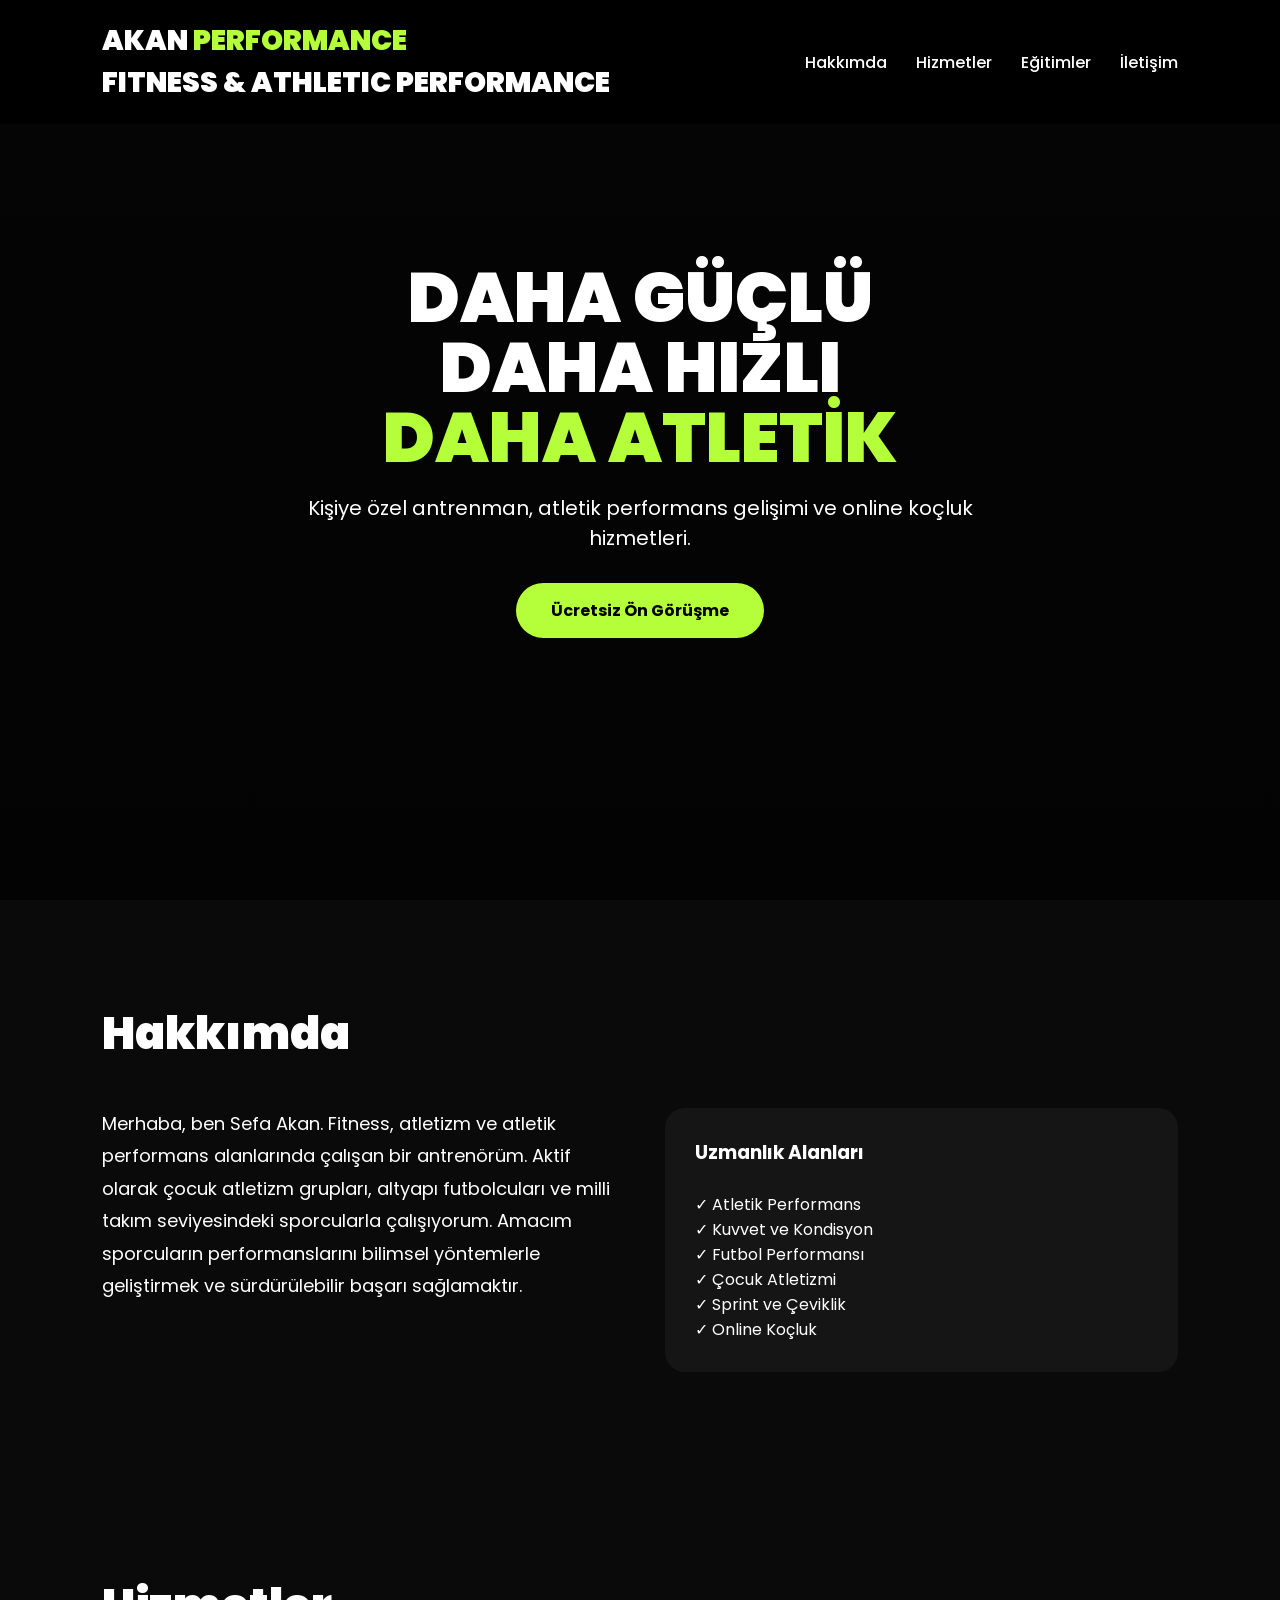
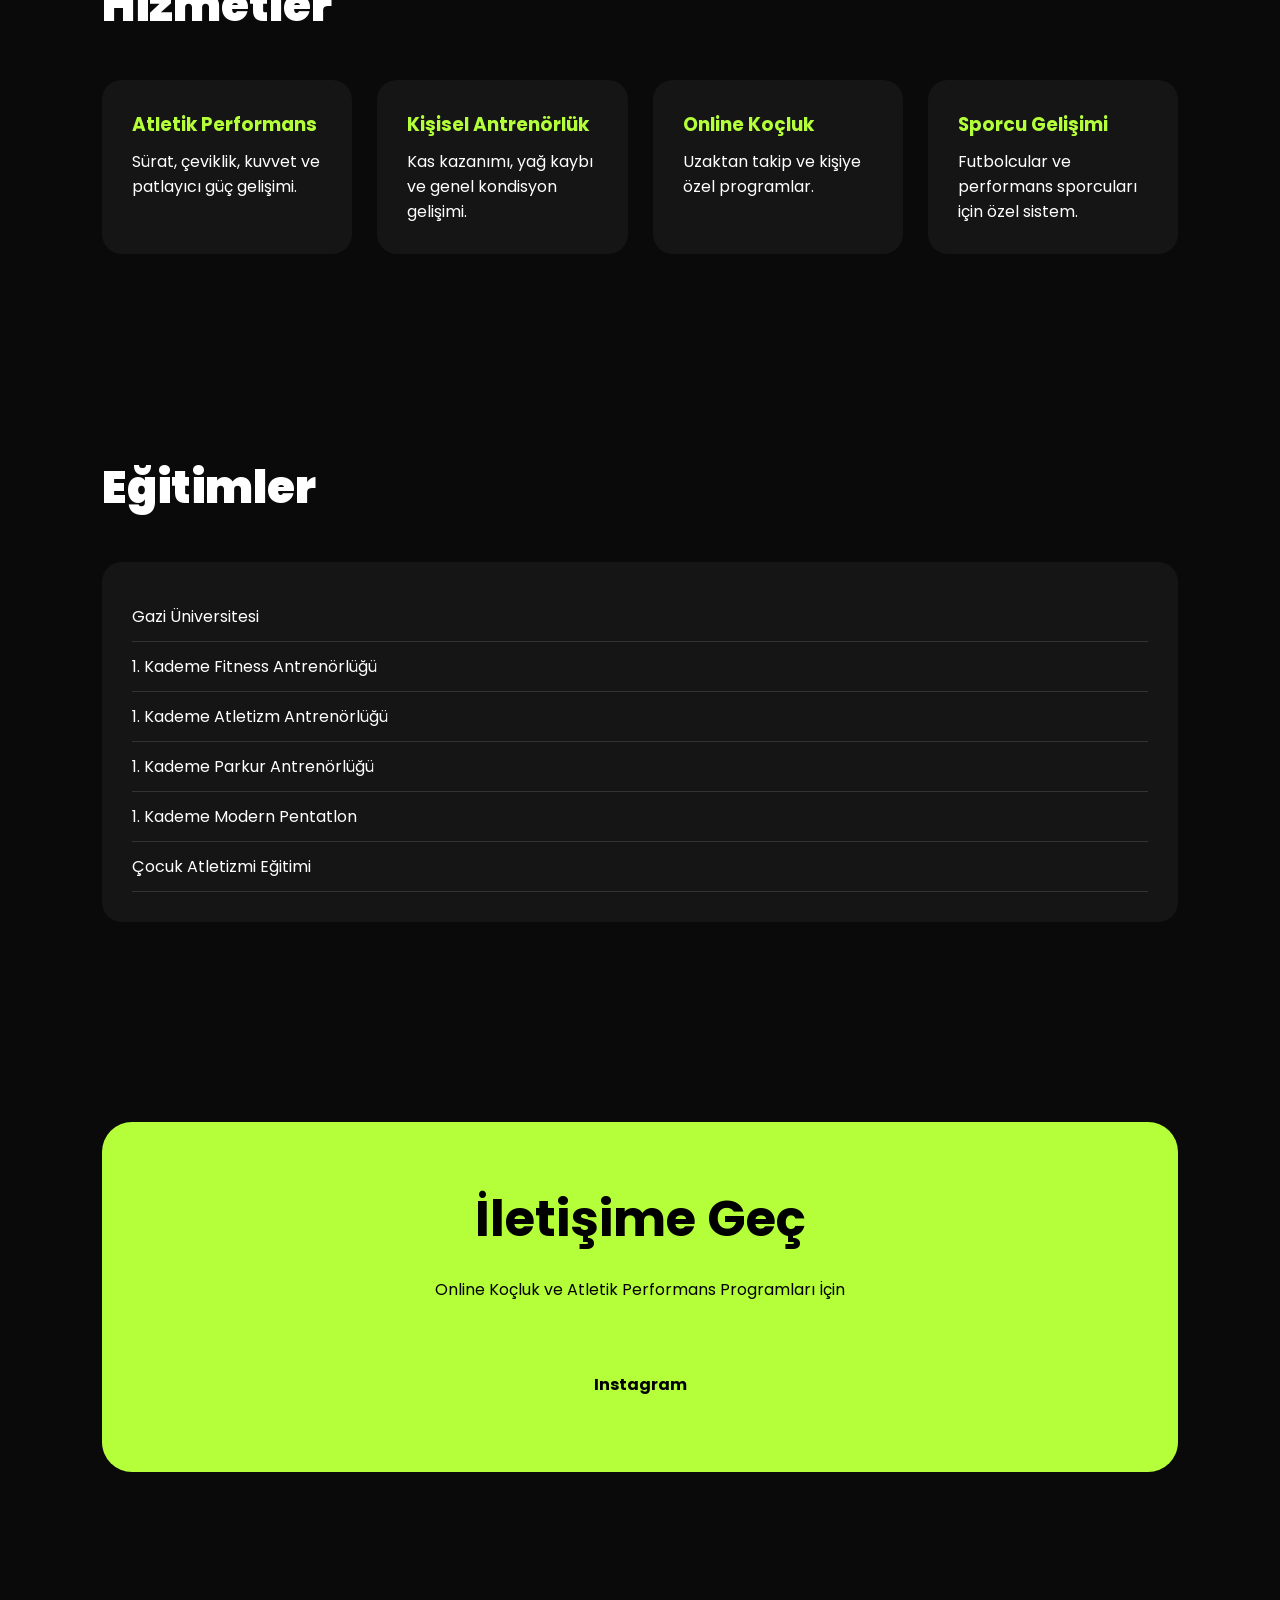
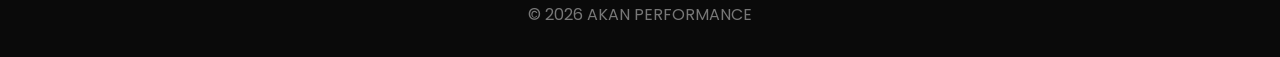
<file: fıtness/index.html>
<!DOCTYPE html>
<html lang="tr">
<head>
<meta charset="UTF-8">
<meta name="viewport" content="width=device-width, initial-scale=1.0">
<title>AKAN PERFORMANCE</title>

<link href="https://fonts.googleapis.com/css2?family=Poppins:wght@300;400;600;700;900&display=swap" rel="stylesheet">

<style>

*{
margin:0;
padding:0;
box-sizing:border-box;
font-family:'Poppins',sans-serif;
}

body{
background:#0a0a0a;
color:white;
}

header{
padding:20px 8%;
display:flex;
justify-content:space-between;
align-items:center;
position:fixed;
width:100%;
background:rgba(0,0,0,.85);
backdrop-filter:blur(10px);
z-index:1000;
}

.logo{
font-size:28px;
font-weight:900;
}

.logo span{
color:#B4FF39;
.subtitle{
    font-size:11px;
    font-weight:500;
    letter-spacing:3px;
    color:#bdbdbd;
    margin-top:-3px;
}
}

nav a{
color:white;
text-decoration:none;
margin-left:25px;
font-weight:500;
}

.hero{
height:100vh;
display:flex;
align-items:center;
justify-content:center;
text-align:center;
padding:20px;
background:
linear-gradient(rgba(0,0,0,.5),rgba(0,0,0,.7)),
url("https://images.unsplash.com/photo-1517836357463-d25dfeac3438?q=80&w=1920");
background-size:cover;
background-position:center;
}

.hero-content h1{
font-size:70px;
font-weight:900;
line-height:1;
}

.hero-content span{
color:#B4FF39;
}

.hero-content p{
margin-top:20px;
font-size:20px;
max-width:700px;
}

.btn{
display:inline-block;
margin-top:30px;
padding:15px 35px;
background:#B4FF39;
color:black;
font-weight:700;
text-decoration:none;
border-radius:50px;
}

section{
padding:100px 8%;
}

.title{
font-size:45px;
margin-bottom:40px;
font-weight:900;
}

.about{
display:grid;
grid-template-columns:1fr 1fr;
gap:50px;
}

.card{
background:#151515;
padding:30px;
border-radius:20px;
}

.services{
display:grid;
grid-template-columns:repeat(auto-fit,minmax(250px,1fr));
gap:25px;
}

.service{
background:#151515;
padding:30px;
border-radius:20px;
transition:.3s;
}

.service:hover{
transform:translateY(-10px);
}

.service h3{
color:#B4FF39;
margin-bottom:10px;
}

.education ul{
list-style:none;
}

.education li{
padding:12px 0;
border-bottom:1px solid #333;
}

.contact{
text-align:center;
background:#B4FF39;
color:black;
border-radius:30px;
padding:60px;
}

.contact h2{
font-size:50px;
margin-bottom:20px;
}

footer{
text-align:center;
padding:30px;
color:#777;
}

@media(max-width:768px){

.hero-content h1{
font-size:45px;
}

.about{
grid-template-columns:1fr;
}

nav{
display:none;
}

.contact h2{
font-size:35px;
}

}

</style>
</head>

<body>

<header>

<div class="logo">
    AKAN <span>PERFORMANCE</span>
    <div class="subtitle">FITNESS & ATHLETIC PERFORMANCE</div>
</div>

<nav>
<a href="#about">Hakkımda</a>
<a href="#services">Hizmetler</a>
<a href="#education">Eğitimler</a>
<a href="#contact">İletişim</a>
</nav>

</header>

<section class="hero">

<div class="hero-content">

<h1>
DAHA GÜÇLÜ<br>
DAHA HIZLI<br>
<span>DAHA ATLETİK</span>
</h1>

<p>
Kişiye özel antrenman, atletik performans gelişimi ve online koçluk hizmetleri.
</p>

<a href="#contact" class="btn">
Ücretsiz Ön Görüşme
</a>

</div>

</section>

<section id="about">

<h2 class="title">Hakkımda</h2>

<div class="about">

<div>
<p style="font-size:18px; line-height:1.8;">
Merhaba, ben Sefa Akan. Fitness, atletizm ve atletik performans alanlarında çalışan bir antrenörüm.
Aktif olarak çocuk atletizm grupları, altyapı futbolcuları ve milli takım seviyesindeki sporcularla çalışıyorum.
Amacım sporcuların performanslarını bilimsel yöntemlerle geliştirmek ve sürdürülebilir başarı sağlamaktır.
</p>
</div>

<div class="card">
<h3>Uzmanlık Alanları</h3>
<br>
<p>✓ Atletik Performans</p>
<p>✓ Kuvvet ve Kondisyon</p>
<p>✓ Futbol Performansı</p>
<p>✓ Çocuk Atletizmi</p>
<p>✓ Sprint ve Çeviklik</p>
<p>✓ Online Koçluk</p>
</div>

</div>

</section>

<section id="services">

<h2 class="title">Hizmetler</h2>

<div class="services">

<div class="service">
<h3>Atletik Performans</h3>
<p>Sürat, çeviklik, kuvvet ve patlayıcı güç gelişimi.</p>
</div>

<div class="service">
<h3>Kişisel Antrenörlük</h3>
<p>Kas kazanımı, yağ kaybı ve genel kondisyon gelişimi.</p>
</div>

<div class="service">
<h3>Online Koçluk</h3>
<p>Uzaktan takip ve kişiye özel programlar.</p>
</div>

<div class="service">
<h3>Sporcu Gelişimi</h3>
<p>Futbolcular ve performans sporcuları için özel sistem.</p>
</div>

</div>

</section>

<section id="education">

<h2 class="title">Eğitimler</h2>

<div class="card education">

<ul>
<li>Gazi Üniversitesi</li>
<li>1. Kademe Fitness Antrenörlüğü</li>
<li>1. Kademe Atletizm Antrenörlüğü</li>
<li>1. Kademe Parkur Antrenörlüğü</li>
<li>1. Kademe Modern Pentatlon</li>
<li>Çocuk Atletizmi Eğitimi</li>
</ul>

</div>

</section>

<section id="contact">

<div class="contact">

<h2>İletişime Geç</h2>

<p>
Online Koçluk ve Atletik Performans Programları İçin
</p>

<br>

<a class="btn" href="https://instagram.com/sefa.akann">
Instagram
</a>

</div>

</section>

<footer>
© 2026 AKAN PERFORMANCE
</footer>

</body>
</html>
</file>
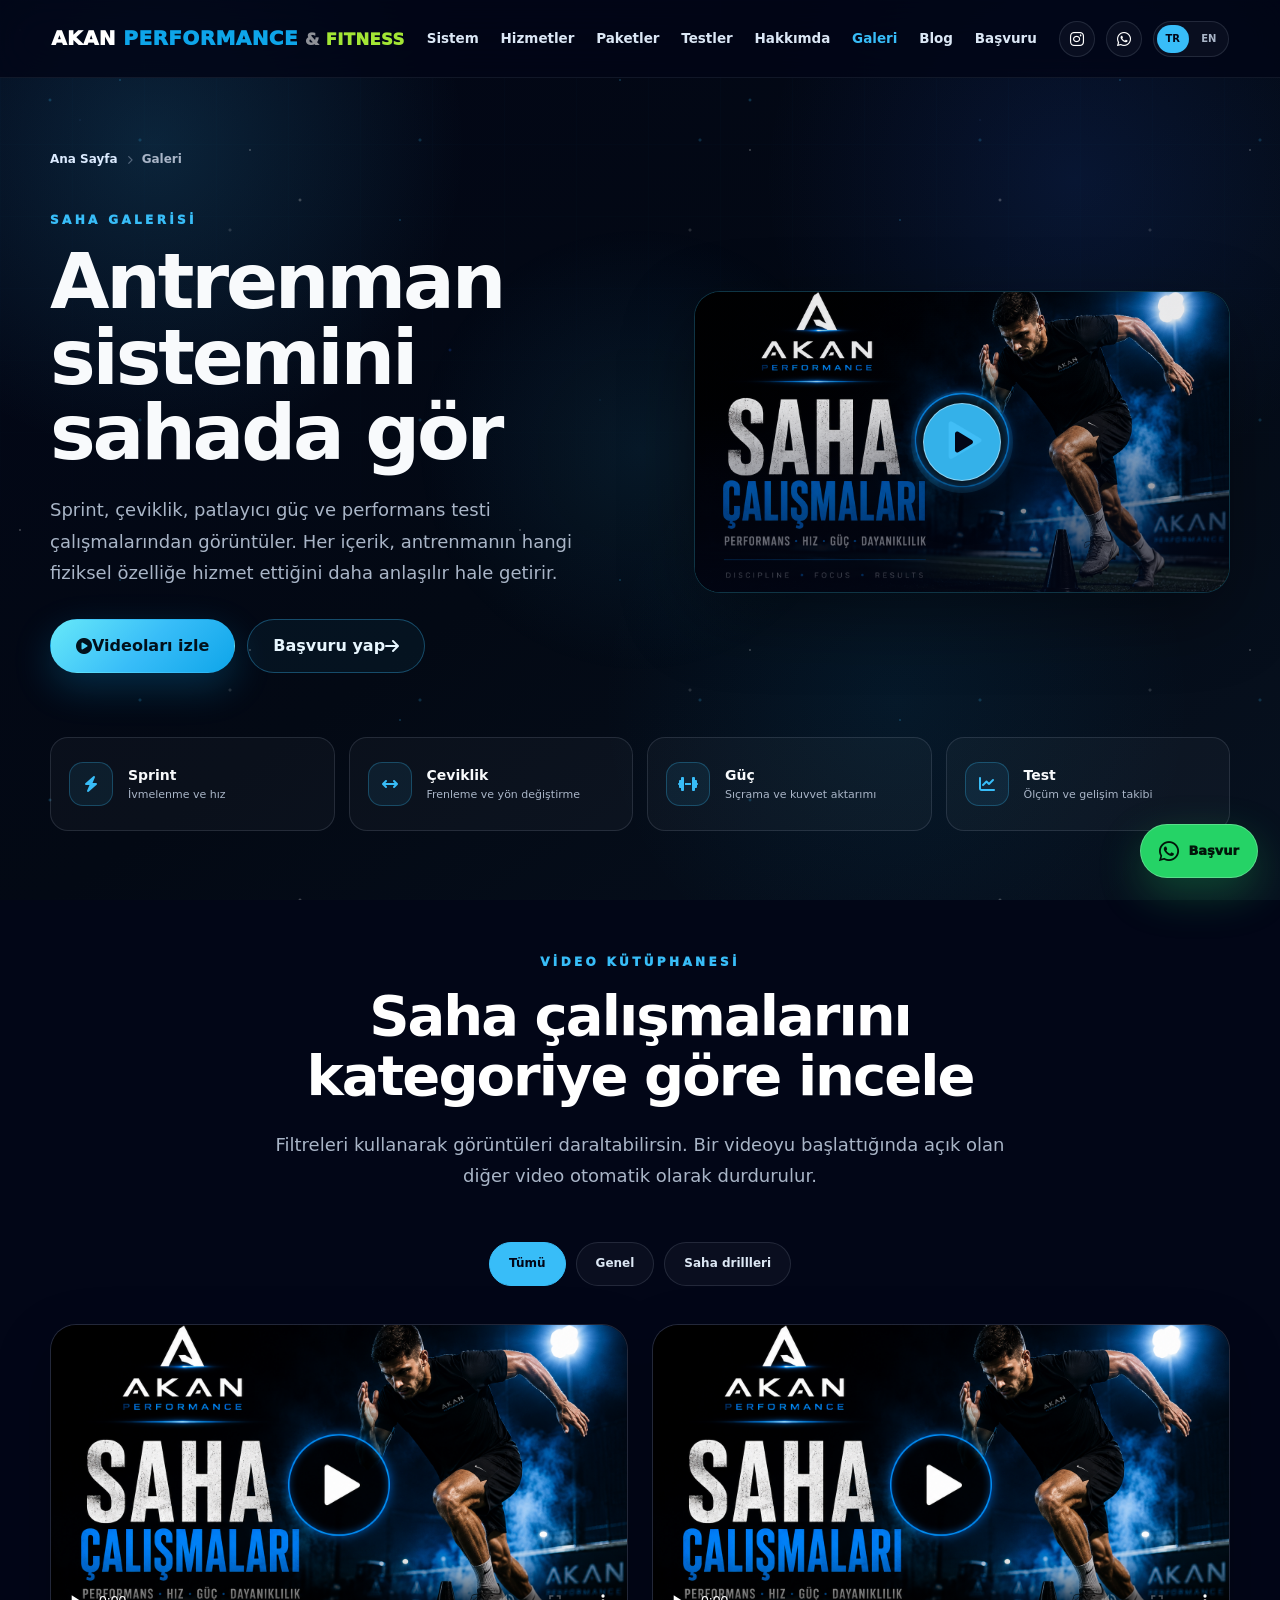
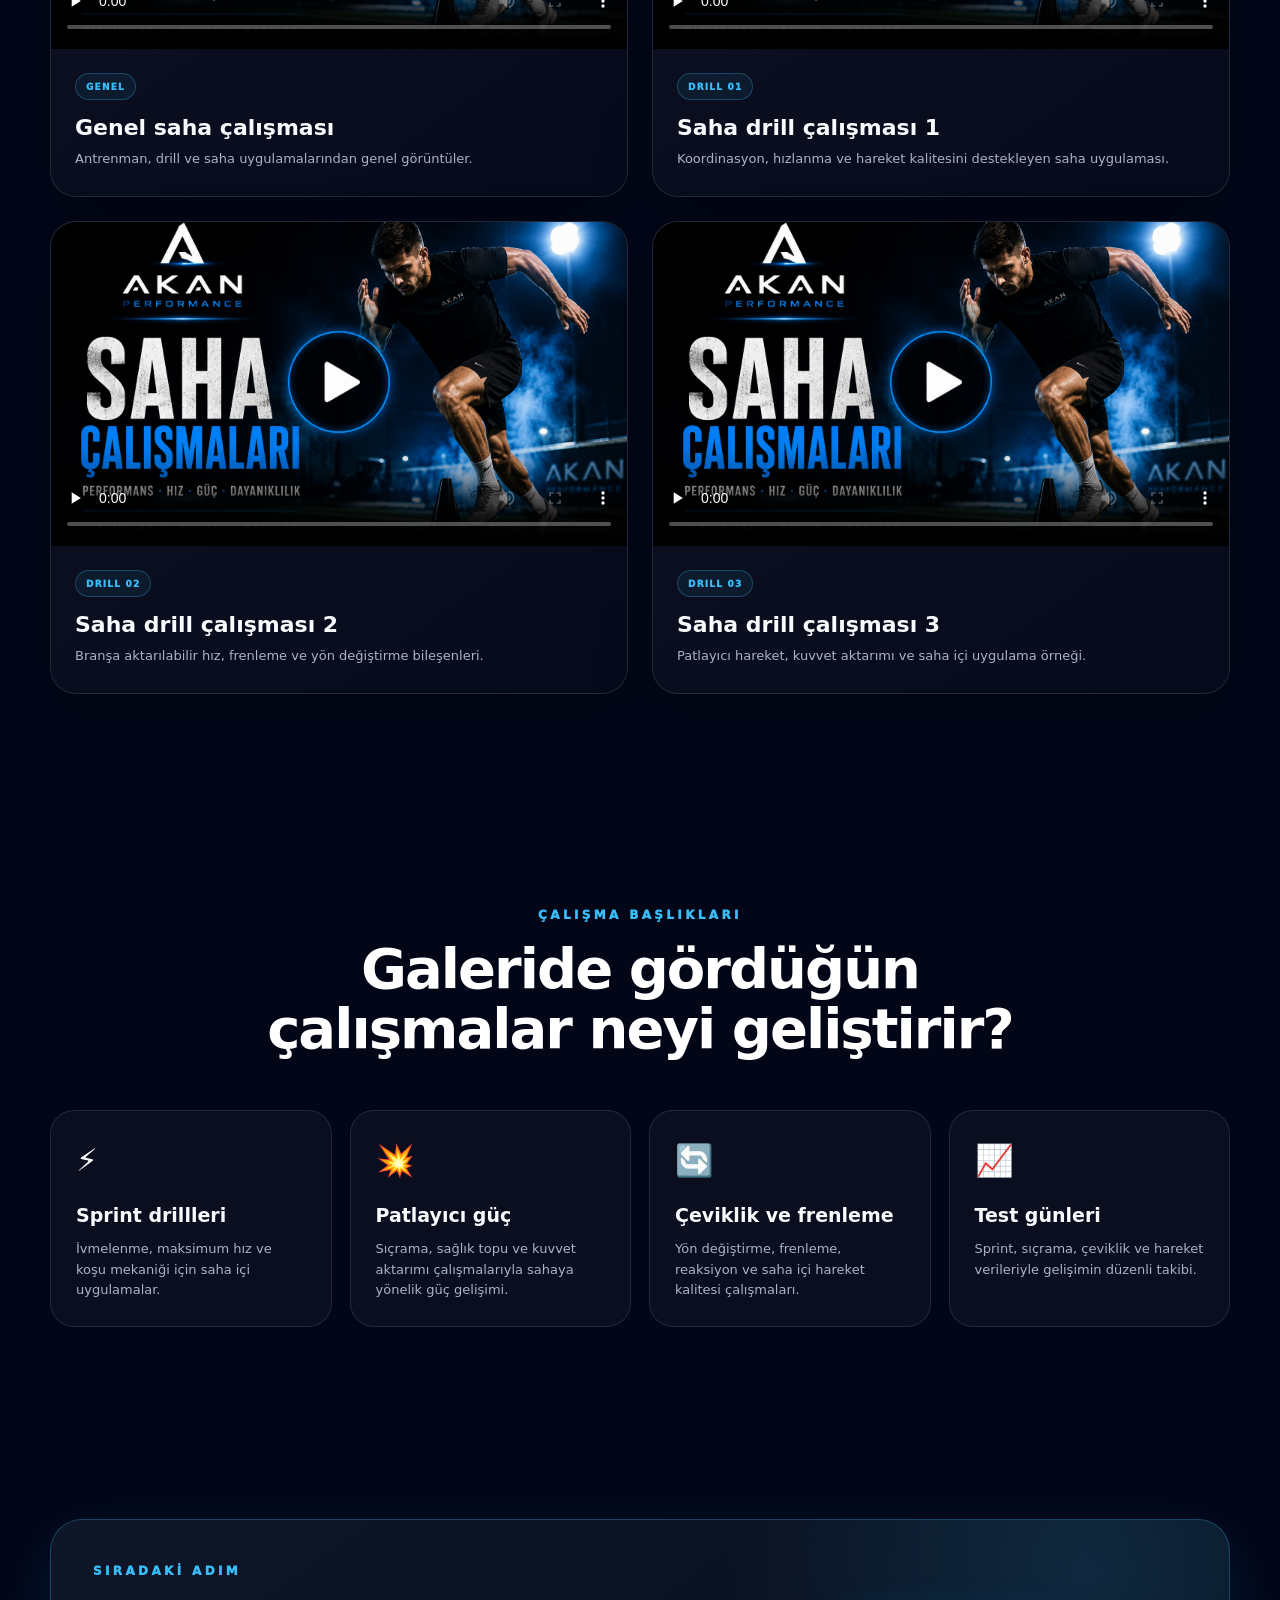
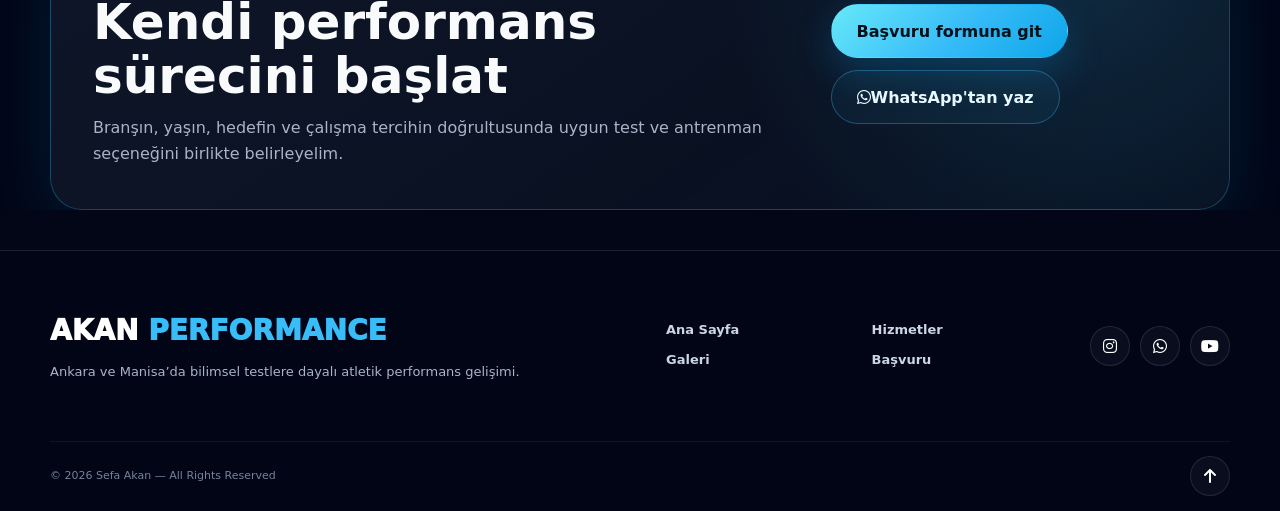
<file: galeri/index.html>
<!DOCTYPE html>
<html lang="tr">
<head>
  <!-- Google Analytics -->
  <script async src="https://www.googletagmanager.com/gtag/js?id=G-FM0D1YC6FM"></script>
  <script>
    window.dataLayer = window.dataLayer || [];
    function gtag(){dataLayer.push(arguments);}
    gtag('js', new Date());
    gtag('config', 'G-FM0D1YC6FM');
  </script>

  <meta charset="UTF-8">
  <meta name="viewport" content="width=device-width, initial-scale=1.0">

  <title>Saha Galerisi | Akan Performance Ankara ve Manisa</title>
  <meta name="description" content="Akan Performance saha galerisi: sprint, çeviklik, patlayıcı güç ve performans testi uygulamalarından video içerikleri. Ankara ve Manisa atletik performans çalışmaları.">
  <meta name="author" content="Sefa Akan">
  <meta name="robots" content="index, follow, max-image-preview:large, max-video-preview:-1">
  <meta name="theme-color" content="#020617">

  <link rel="canonical" href="https://akanperformance.com/galeri/">
  <link rel="icon" type="image/png" sizes="512x512" href="/favicon.png">
  <link rel="shortcut icon" href="/favicon.ico">
  <link rel="apple-touch-icon" href="/apple-touch-icon.png">
  <link rel="preconnect" href="https://cdnjs.cloudflare.com" crossorigin>

  <meta property="og:locale" content="tr_TR">
  <meta property="og:site_name" content="AKAN PERFORMANCE">
  <meta property="og:title" content="Saha Galerisi | Akan Performance">
  <meta property="og:description" content="Sprint, çeviklik, güç ve performans testi çalışmalarını sahadan görüntülerle inceleyin.">
  <meta property="og:image" content="https://akanperformance.com/video-kapak-foto%C4%9Fraf%C4%B1.png">
  <meta property="og:image:alt" content="Akan Performance saha galerisi">
  <meta property="og:url" content="https://akanperformance.com/galeri/">
  <meta property="og:type" content="website">

  <meta name="twitter:card" content="summary_large_image">
  <meta name="twitter:title" content="Saha Galerisi | Akan Performance">
  <meta name="twitter:description" content="Sprint, çeviklik, güç ve performans testi çalışmalarından saha görüntüleri.">
  <meta name="twitter:image" content="https://akanperformance.com/video-kapak-foto%C4%9Fraf%C4%B1.png">

  <meta http-equiv="X-Content-Type-Options" content="nosniff">
  <meta name="referrer" content="strict-origin-when-cross-origin">

  <link rel="stylesheet" href="https://cdnjs.cloudflare.com/ajax/libs/font-awesome/6.5.1/css/all.min.css">
  <link rel="stylesheet" href="../style.css?v=20260718-gallery-page">

  <script type="application/ld+json">
  {
    "@context": "https://schema.org",
    "@graph": [
      {
        "@type": "CollectionPage",
        "@id": "https://akanperformance.com/galeri/#page",
        "url": "https://akanperformance.com/galeri/",
        "name": "Akan Performance Saha Galerisi",
        "description": "Sprint, çeviklik, patlayıcı güç ve performans testi çalışmalarından saha videoları.",
        "isPartOf": {"@id": "https://akanperformance.com/#website"},
        "about": {"@id": "https://akanperformance.com/#business"},
        "inLanguage": "tr-TR"
      },
      {
        "@type": "BreadcrumbList",
        "itemListElement": [
          {
            "@type": "ListItem",
            "position": 1,
            "name": "Ana Sayfa",
            "item": "https://akanperformance.com/"
          },
          {
            "@type": "ListItem",
            "position": 2,
            "name": "Galeri",
            "item": "https://akanperformance.com/galeri/"
          }
        ]
      },
      {
        "@type": "VideoObject",
        "name": "Akan Performance genel saha çalışması",
        "description": "Atletik performans antrenmanı, test ve saha uygulamalarından genel görüntüler.",
        "thumbnailUrl": "https://akanperformance.com/video-kapak-foto%C4%9Fraf%C4%B1.png",
        "contentUrl": "https://akanperformance.com/editvideo1.mp4",
        "uploadDate": "2026-07-18"
      }
    ]
  }
  </script>
</head>

<body class="gallery-page">
  <a class="skip-link" href="#gallery-main">İçeriğe geç</a>
  <span id="top" class="top-anchor" aria-hidden="true"></span>

  <div class="space-bg" aria-hidden="true">
    <div class="stars stars1"></div>
    <div class="stars stars2"></div>
    <div class="stars stars3"></div>
    <div class="network"></div>
    <div class="particles"></div>
  </div>
  <div class="cursor-glow" aria-hidden="true"></div>

  <header class="navbar">
    <div class="logo brand-logo">
      <a href="/" class="brand-main" aria-label="AKAN Performance ana sayfa">AKAN <span>PERFORMANCE</span></a>
      <span class="brand-extra">
        <span class="brand-separator">&amp;</span>
        <a href="/fitness/" class="brand-fitness" aria-label="Fitness sayfasına git">FITNESS</a>
      </span>
    </div>

    <nav class="menu" id="mobileMenu" aria-label="Ana menü">
      <a href="/#surec" data-tr="Sistem" data-en="System">Sistem</a>
      <a href="/#services" data-tr="Hizmetler" data-en="Services">Hizmetler</a>
      <a href="/#paketler" data-tr="Paketler" data-en="Packages">Paketler</a>
      <a href="/#testler" data-tr="Testler" data-en="Tests">Testler</a>
      <a href="/#hakkimda" data-tr="Hakkımda" data-en="About">Hakkımda</a>
      <a href="/galeri/" aria-current="page" data-tr="Galeri" data-en="Gallery">Galeri</a>
      <a href="/#blog" data-tr="Blog" data-en="Blog">Blog</a>
      <a href="/#iletisim" data-tr="Başvuru" data-en="Apply">Başvuru</a>
      <a href="/fitness/" class="mobile-fitness-link" data-tr="Fitness" data-en="Fitness">Fitness</a>
    </nav>

    <div class="nav-actions">
      <a class="nav-icon" href="https://www.instagram.com/sefa.akann/" target="_blank" rel="noopener noreferrer" aria-label="Instagram">
        <i class="fa-brands fa-instagram"></i>
      </a>
      <a class="nav-icon" href="https://wa.me/905015440670?text=Merhaba%20Sefa%20Hocam%2C%20galerideki%20%C3%A7al%C4%B1%C5%9Fmalar%20hakk%C4%B1nda%20bilgi%20almak%20istiyorum." target="_blank" rel="noopener noreferrer" aria-label="WhatsApp">
        <i class="fa-brands fa-whatsapp"></i>
      </a>
      <div class="language-toggle" aria-label="Dil seçimi">
        <button id="trBtn" class="lang-btn active" type="button" aria-pressed="true">TR</button>
        <button id="enBtn" class="lang-btn" type="button" aria-pressed="false">EN</button>
      </div>
    </div>

    <button class="menu-toggle" id="menuToggle" type="button" aria-controls="mobileMenu" aria-expanded="false" aria-label="Menüyü aç">
      <span></span><span></span><span></span>
    </button>
  </header>

  <main id="gallery-main">
    <section class="gallery-page-hero section-shell fade-up">
      <nav class="breadcrumb" aria-label="Sayfa yolu">
        <a href="/" data-tr="Ana Sayfa" data-en="Home">Ana Sayfa</a>
        <i class="fa-solid fa-chevron-right" aria-hidden="true"></i>
        <span data-tr="Galeri" data-en="Gallery">Galeri</span>
      </nav>

      <div class="gallery-page-hero-grid">
        <div>
          <p class="section-label" data-tr="SAHA GALERİSİ" data-en="FIELD GALLERY">SAHA GALERİSİ</p>
          <h1 data-tr="Antrenman sistemini sahada gör" data-en="See the training system in action">Antrenman sistemini sahada gör</h1>
          <p class="gallery-page-lead"
             data-tr="Sprint, çeviklik, patlayıcı güç ve performans testi çalışmalarından görüntüler. Her içerik, antrenmanın hangi fiziksel özelliğe hizmet ettiğini daha anlaşılır hale getirir."
             data-en="Footage from sprint, agility, explosive-power and performance-testing sessions. Each item helps explain which physical quality the training is designed to develop.">
            Sprint, çeviklik, patlayıcı güç ve performans testi çalışmalarından görüntüler. Her içerik, antrenmanın hangi fiziksel özelliğe hizmet ettiğini daha anlaşılır hale getirir.
          </p>
          <div class="gallery-hero-actions">
            <a href="#videolar" class="hero-btn primary">
              <i class="fa-solid fa-circle-play"></i>
              <span data-tr="Videoları izle" data-en="Watch videos">Videoları izle</span>
            </a>
            <a href="/#iletisim" class="hero-btn secondary">
              <span data-tr="Başvuru yap" data-en="Apply">Başvuru yap</span>
              <i class="fa-solid fa-arrow-right"></i>
            </a>
          </div>
        </div>

        <a class="gallery-hero-cover" href="#videolar" aria-label="Galeri videolarına git">
          <img src="../video-kapak-fotoğrafı.png" alt="Akan Performance saha çalışması" width="1280" height="720">
          <span class="gallery-preview-shade" aria-hidden="true"></span>
          <span class="gallery-preview-play" aria-hidden="true"><i class="fa-solid fa-play"></i></span>
        </a>
      </div>
    </section>

    <section class="gallery-category-strip section-shell fade-up" aria-label="Çalışma kategorileri">
      <article><i class="fa-solid fa-bolt"></i><div><b data-tr="Sprint" data-en="Sprint">Sprint</b><span data-tr="İvmelenme ve hız" data-en="Acceleration and speed">İvmelenme ve hız</span></div></article>
      <article><i class="fa-solid fa-arrows-left-right"></i><div><b data-tr="Çeviklik" data-en="Agility">Çeviklik</b><span data-tr="Frenleme ve yön değiştirme" data-en="Deceleration and direction change">Frenleme ve yön değiştirme</span></div></article>
      <article><i class="fa-solid fa-dumbbell"></i><div><b data-tr="Güç" data-en="Power">Güç</b><span data-tr="Sıçrama ve kuvvet aktarımı" data-en="Jumping and force transfer">Sıçrama ve kuvvet aktarımı</span></div></article>
      <article><i class="fa-solid fa-chart-line"></i><div><b data-tr="Test" data-en="Testing">Test</b><span data-tr="Ölçüm ve gelişim takibi" data-en="Measurement and progress tracking">Ölçüm ve gelişim takibi</span></div></article>
    </section>

    <section id="videolar" class="gallery-library section-shell fade-up">
      <div class="section-heading">
        <p class="section-label" data-tr="VİDEO KÜTÜPHANESİ" data-en="VIDEO LIBRARY">VİDEO KÜTÜPHANESİ</p>
        <h2 data-tr="Saha çalışmalarını kategoriye göre incele" data-en="Browse field sessions by category">Saha çalışmalarını kategoriye göre incele</h2>
        <p data-tr="Filtreleri kullanarak görüntüleri daraltabilirsin. Bir videoyu başlattığında açık olan diğer video otomatik olarak durdurulur."
           data-en="Use the filters to narrow the gallery. When you play one video, any other playing video is paused automatically.">
          Filtreleri kullanarak görüntüleri daraltabilirsin. Bir videoyu başlattığında açık olan diğer video otomatik olarak durdurulur.
        </p>
      </div>

      <div class="gallery-filters" role="group" aria-label="Galeri filtreleri">
        <button type="button" class="active" data-filter="all" data-tr="Tümü" data-en="All">Tümü</button>
        <button type="button" data-filter="general" data-tr="Genel" data-en="General">Genel</button>
        <button type="button" data-filter="drill" data-tr="Saha drillleri" data-en="Field drills">Saha drillleri</button>
      </div>

      <div class="gallery-library-grid">
        <article class="gallery-video-card" data-category="general">
          <div class="gallery-video-frame">
            <video controls preload="none" poster="../video-kapak-fotoğrafı.png" playsinline>
              <source src="../editvideo1.mp4" type="video/mp4">
              Tarayıcınız video etiketini desteklemiyor.
            </video>
          </div>
          <div class="gallery-video-copy">
            <span class="gallery-video-tag" data-tr="GENEL" data-en="GENERAL">GENEL</span>
            <h3 data-tr="Genel saha çalışması" data-en="General field session">Genel saha çalışması</h3>
            <p data-tr="Antrenman, drill ve saha uygulamalarından genel görüntüler." data-en="A general selection of training, drills and field applications.">Antrenman, drill ve saha uygulamalarından genel görüntüler.</p>
          </div>
        </article>

        <article class="gallery-video-card" data-category="drill">
          <div class="gallery-video-frame">
            <video controls preload="none" poster="../video-kapak-fotoğrafı.png" playsinline>
              <source src="../video.mp4" type="video/mp4">
              Tarayıcınız video etiketini desteklemiyor.
            </video>
          </div>
          <div class="gallery-video-copy">
            <span class="gallery-video-tag" data-tr="DRILL 01" data-en="DRILL 01">DRILL 01</span>
            <h3 data-tr="Saha drill çalışması 1" data-en="Field drill session 1">Saha drill çalışması 1</h3>
            <p data-tr="Koordinasyon, hızlanma ve hareket kalitesini destekleyen saha uygulaması." data-en="A field application supporting coordination, acceleration and movement quality.">Koordinasyon, hızlanma ve hareket kalitesini destekleyen saha uygulaması.</p>
          </div>
        </article>

        <article class="gallery-video-card" data-category="drill">
          <div class="gallery-video-frame">
            <video controls preload="none" poster="../video2-kapak-fotoğrafı.png" playsinline>
              <source src="../video2.mp4" type="video/mp4">
              Tarayıcınız video etiketini desteklemiyor.
            </video>
          </div>
          <div class="gallery-video-copy">
            <span class="gallery-video-tag" data-tr="DRILL 02" data-en="DRILL 02">DRILL 02</span>
            <h3 data-tr="Saha drill çalışması 2" data-en="Field drill session 2">Saha drill çalışması 2</h3>
            <p data-tr="Branşa aktarılabilir hız, frenleme ve yön değiştirme bileşenleri." data-en="Speed, deceleration and change-of-direction components designed for sport transfer.">Branşa aktarılabilir hız, frenleme ve yön değiştirme bileşenleri.</p>
          </div>
        </article>

        <article class="gallery-video-card" data-category="drill">
          <div class="gallery-video-frame">
            <video controls preload="none" poster="../video3-kapak-fotoğrafı.png" playsinline>
              <source src="../video3.mp4" type="video/mp4">
              Tarayıcınız video etiketini desteklemiyor.
            </video>
          </div>
          <div class="gallery-video-copy">
            <span class="gallery-video-tag" data-tr="DRILL 03" data-en="DRILL 03">DRILL 03</span>
            <h3 data-tr="Saha drill çalışması 3" data-en="Field drill session 3">Saha drill çalışması 3</h3>
            <p data-tr="Patlayıcı hareket, kuvvet aktarımı ve saha içi uygulama örneği." data-en="An example of explosive movement, force transfer and field-based application.">Patlayıcı hareket, kuvvet aktarımı ve saha içi uygulama örneği.</p>
          </div>
        </article>
      </div>
    </section>

    <section class="gallery-principles section-shell fade-up">
      <div class="section-heading">
        <p class="section-label" data-tr="ÇALIŞMA BAŞLIKLARI" data-en="TRAINING AREAS">ÇALIŞMA BAŞLIKLARI</p>
        <h2 data-tr="Galeride gördüğün çalışmalar neyi geliştirir?" data-en="What do the sessions in the gallery develop?">Galeride gördüğün çalışmalar neyi geliştirir?</h2>
      </div>

      <div class="gallery-grid">
        <article class="gallery-card">
          <div class="gallery-icon">⚡</div>
          <h3 data-tr="Sprint drillleri" data-en="Sprint drills">Sprint drillleri</h3>
          <p data-tr="İvmelenme, maksimum hız ve koşu mekaniği için saha içi uygulamalar." data-en="Field-based work for acceleration, maximum speed and sprint mechanics.">İvmelenme, maksimum hız ve koşu mekaniği için saha içi uygulamalar.</p>
        </article>
        <article class="gallery-card">
          <div class="gallery-icon">💥</div>
          <h3 data-tr="Patlayıcı güç" data-en="Explosive power">Patlayıcı güç</h3>
          <p data-tr="Sıçrama, sağlık topu ve kuvvet aktarımı çalışmalarıyla sahaya yönelik güç gelişimi." data-en="Power development through jumps, medicine-ball work and force transfer.">Sıçrama, sağlık topu ve kuvvet aktarımı çalışmalarıyla sahaya yönelik güç gelişimi.</p>
        </article>
        <article class="gallery-card">
          <div class="gallery-icon">🔄</div>
          <h3 data-tr="Çeviklik ve frenleme" data-en="Agility and deceleration">Çeviklik ve frenleme</h3>
          <p data-tr="Yön değiştirme, frenleme, reaksiyon ve saha içi hareket kalitesi çalışmaları." data-en="Change of direction, deceleration, reaction and field-movement quality.">Yön değiştirme, frenleme, reaksiyon ve saha içi hareket kalitesi çalışmaları.</p>
        </article>
        <article class="gallery-card">
          <div class="gallery-icon">📈</div>
          <h3 data-tr="Test günleri" data-en="Testing days">Test günleri</h3>
          <p data-tr="Sprint, sıçrama, çeviklik ve hareket verileriyle gelişimin düzenli takibi." data-en="Regular progress tracking through sprint, jump, agility and movement data.">Sprint, sıçrama, çeviklik ve hareket verileriyle gelişimin düzenli takibi.</p>
        </article>
      </div>
    </section>

    <section class="gallery-cta section-shell fade-up">
      <div>
        <p class="section-label" data-tr="SIRADAKİ ADIM" data-en="NEXT STEP">SIRADAKİ ADIM</p>
        <h2 data-tr="Kendi performans sürecini başlat" data-en="Start your own performance process">Kendi performans sürecini başlat</h2>
        <p data-tr="Branşın, yaşın, hedefin ve çalışma tercihin doğrultusunda uygun test ve antrenman seçeneğini birlikte belirleyelim."
           data-en="Let’s determine the right testing and training option based on your sport, age, goal and preferred format.">
          Branşın, yaşın, hedefin ve çalışma tercihin doğrultusunda uygun test ve antrenman seçeneğini birlikte belirleyelim.
        </p>
      </div>
      <div class="gallery-cta-actions">
        <a href="/#iletisim" class="hero-btn primary" data-tr="Başvuru formuna git" data-en="Go to application form">Başvuru formuna git</a>
        <a href="https://wa.me/905015440670?text=Merhaba%20Sefa%20Hocam%2C%20galerideki%20%C3%A7al%C4%B1%C5%9Fmalar%20hakk%C4%B1nda%20bilgi%20almak%20istiyorum." target="_blank" rel="noopener noreferrer" class="hero-btn secondary">
          <i class="fa-brands fa-whatsapp"></i>
          <span data-tr="WhatsApp'tan yaz" data-en="Message on WhatsApp">WhatsApp'tan yaz</span>
        </a>
      </div>
    </section>
  </main>

  <footer class="footer">
    <div class="footer-inner">
      <div>
        <a class="footer-logo scroll-top-link" href="#top" aria-label="Sayfanın başına dön">AKAN <span>PERFORMANCE</span></a>
        <p class="footer-text" data-tr="Ankara ve Manisa’da bilimsel testlere dayalı atletik performans gelişimi." data-en="Athletic performance development based on scientific testing in Ankara and Manisa.">Ankara ve Manisa’da bilimsel testlere dayalı atletik performans gelişimi.</p>
      </div>
      <div class="footer-links">
        <a href="/" data-tr="Ana Sayfa" data-en="Home">Ana Sayfa</a>
        <a href="/#services" data-tr="Hizmetler" data-en="Services">Hizmetler</a>
        <a href="/galeri/" data-tr="Galeri" data-en="Gallery">Galeri</a>
        <a href="/#iletisim" data-tr="Başvuru" data-en="Apply">Başvuru</a>
      </div>
      <div class="footer-socials">
        <a href="https://www.instagram.com/sefa.akann/" target="_blank" rel="noopener noreferrer" aria-label="Instagram"><i class="fa-brands fa-instagram"></i></a>
        <a href="https://wa.me/905015440670" target="_blank" rel="noopener noreferrer" aria-label="WhatsApp"><i class="fa-brands fa-whatsapp"></i></a>
        <a href="https://youtube.com/@sefaakan62" target="_blank" rel="noopener noreferrer" aria-label="YouTube"><i class="fa-brands fa-youtube"></i></a>
      </div>
    </div>
    <div class="footer-bottom">
      <p>© 2026 Sefa Akan — All Rights Reserved</p>
      <a href="#top" class="scroll-top-link" aria-label="Sayfanın başına dön"><i class="fa-solid fa-arrow-up"></i></a>
    </div>
  </footer>

  <a href="https://wa.me/905015440670?text=Merhaba%20Sefa%20Hocam%2C%20galerideki%20%C3%A7al%C4%B1%C5%9Fmalar%20hakk%C4%B1nda%20bilgi%20almak%20istiyorum." class="whatsapp-float" target="_blank" rel="noopener noreferrer" aria-label="WhatsApp üzerinden başvur">
    <i class="fa-brands fa-whatsapp"></i>
    <span data-tr="Başvur" data-en="Apply">Başvur</span>
  </a>

  <script>
    (() => {
      'use strict';

      const $ = (selector, context = document) => context.querySelector(selector);
      const $$ = (selector, context = document) => [...context.querySelectorAll(selector)];
      const prefersReducedMotion = window.matchMedia('(prefers-reduced-motion: reduce)').matches;
      const readStorage = (key, fallback = null) => {
        try { return localStorage.getItem(key) ?? fallback; }
        catch { return fallback; }
      };
      const writeStorage = (key, value) => {
        try { localStorage.setItem(key, value); }
        catch { /* Depolama kapalıysa sayfa çalışmaya devam eder. */ }
      };

      const menuToggle = $('#menuToggle');
      const mobileMenu = $('#mobileMenu');
      const setMenuState = open => {
        if (!menuToggle || !mobileMenu) return;
        mobileMenu.classList.toggle('active', open);
        menuToggle.classList.toggle('active', open);
        menuToggle.setAttribute('aria-expanded', String(open));
        menuToggle.setAttribute('aria-label', open ? 'Menüyü kapat' : 'Menüyü aç');
        document.body.classList.toggle('menu-open', open);
      };
      menuToggle?.addEventListener('click', () => setMenuState(!mobileMenu.classList.contains('active')));
      $$('#mobileMenu a').forEach(link => link.addEventListener('click', () => setMenuState(false)));
      document.addEventListener('keydown', event => {
        if (event.key === 'Escape') setMenuState(false);
      });

      const trBtn = $('#trBtn');
      const enBtn = $('#enBtn');
      let currentLanguage = readStorage('siteLang', 'tr');
      const switchLanguage = lang => {
        currentLanguage = lang;
        document.documentElement.lang = lang;
        $$('[data-tr][data-en]').forEach(el => {
          el.textContent = el.dataset[lang];
        });
        trBtn?.classList.toggle('active', lang === 'tr');
        enBtn?.classList.toggle('active', lang === 'en');
        trBtn?.setAttribute('aria-pressed', String(lang === 'tr'));
        enBtn?.setAttribute('aria-pressed', String(lang === 'en'));
        writeStorage('siteLang', lang);
      };
      trBtn?.addEventListener('click', () => switchLanguage('tr'));
      enBtn?.addEventListener('click', () => switchLanguage('en'));
      switchLanguage(currentLanguage);

      const fadeElements = $$('.fade-up');
      if (prefersReducedMotion || !('IntersectionObserver' in window)) {
        fadeElements.forEach(el => el.classList.add('show'));
      } else {
        const observer = new IntersectionObserver(entries => {
          entries.forEach(entry => {
            if (entry.isIntersecting) {
              entry.target.classList.add('show');
              observer.unobserve(entry.target);
            }
          });
        }, { threshold: 0.1, rootMargin: '0px 0px -30px' });
        fadeElements.forEach(el => observer.observe(el));
      }

      const filterButtons = $$('.gallery-filters button');
      const videoCards = $$('.gallery-video-card');
      filterButtons.forEach(button => {
        button.addEventListener('click', () => {
          const filter = button.dataset.filter || 'all';
          filterButtons.forEach(item => item.classList.remove('active'));
          button.classList.add('active');
          videoCards.forEach(card => {
            const show = filter === 'all' || card.dataset.category === filter;
            card.hidden = !show;
            if (!show) $('video', card)?.pause();
          });
        });
      });

      const videos = $$('video');
      videos.forEach(video => {
        video.addEventListener('play', () => {
          videos.forEach(other => {
            if (other !== video) other.pause();
          });
        });
      });

      // Footer logosu ve yukarı ok için güvenilir sayfa başı davranışı.
      $$('.scroll-top-link').forEach(link => {
        link.addEventListener('click', event => {
          event.preventDefault();
          setMenuState?.(false);
          window.scrollTo({
            top: 0,
            left: 0,
            behavior: prefersReducedMotion ? 'auto' : 'smooth'
          });
          if (window.location.hash) {
            history.replaceState(null, '', `${window.location.pathname}${window.location.search}`);
          }
        });
      });

      const glow = $('.cursor-glow');
      if (glow && !prefersReducedMotion && window.matchMedia('(pointer:fine)').matches) {
        document.addEventListener('pointermove', event => {
          glow.style.setProperty('--cursor-x', `${event.clientX}px`);
          glow.style.setProperty('--cursor-y', `${event.clientY}px`);
        });
      }
    })();
  </script>
</body>
</html>
</file>
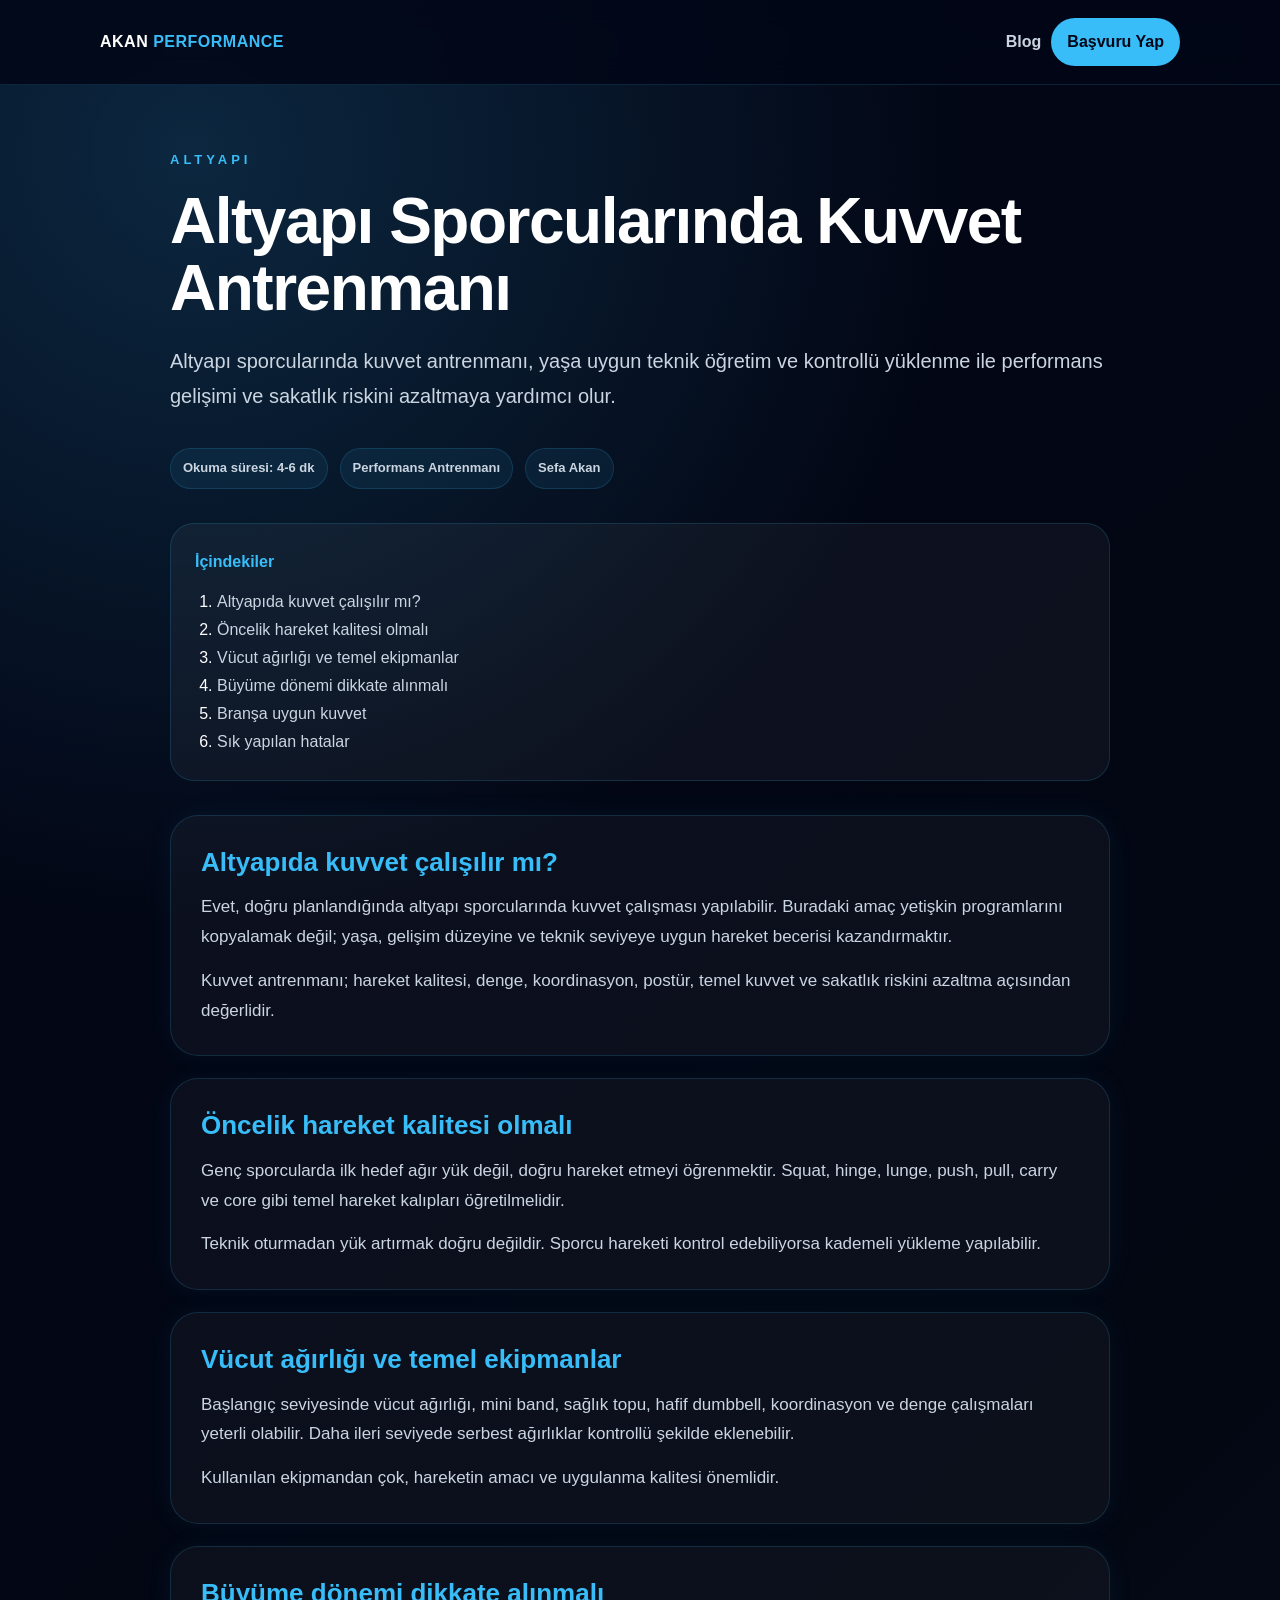
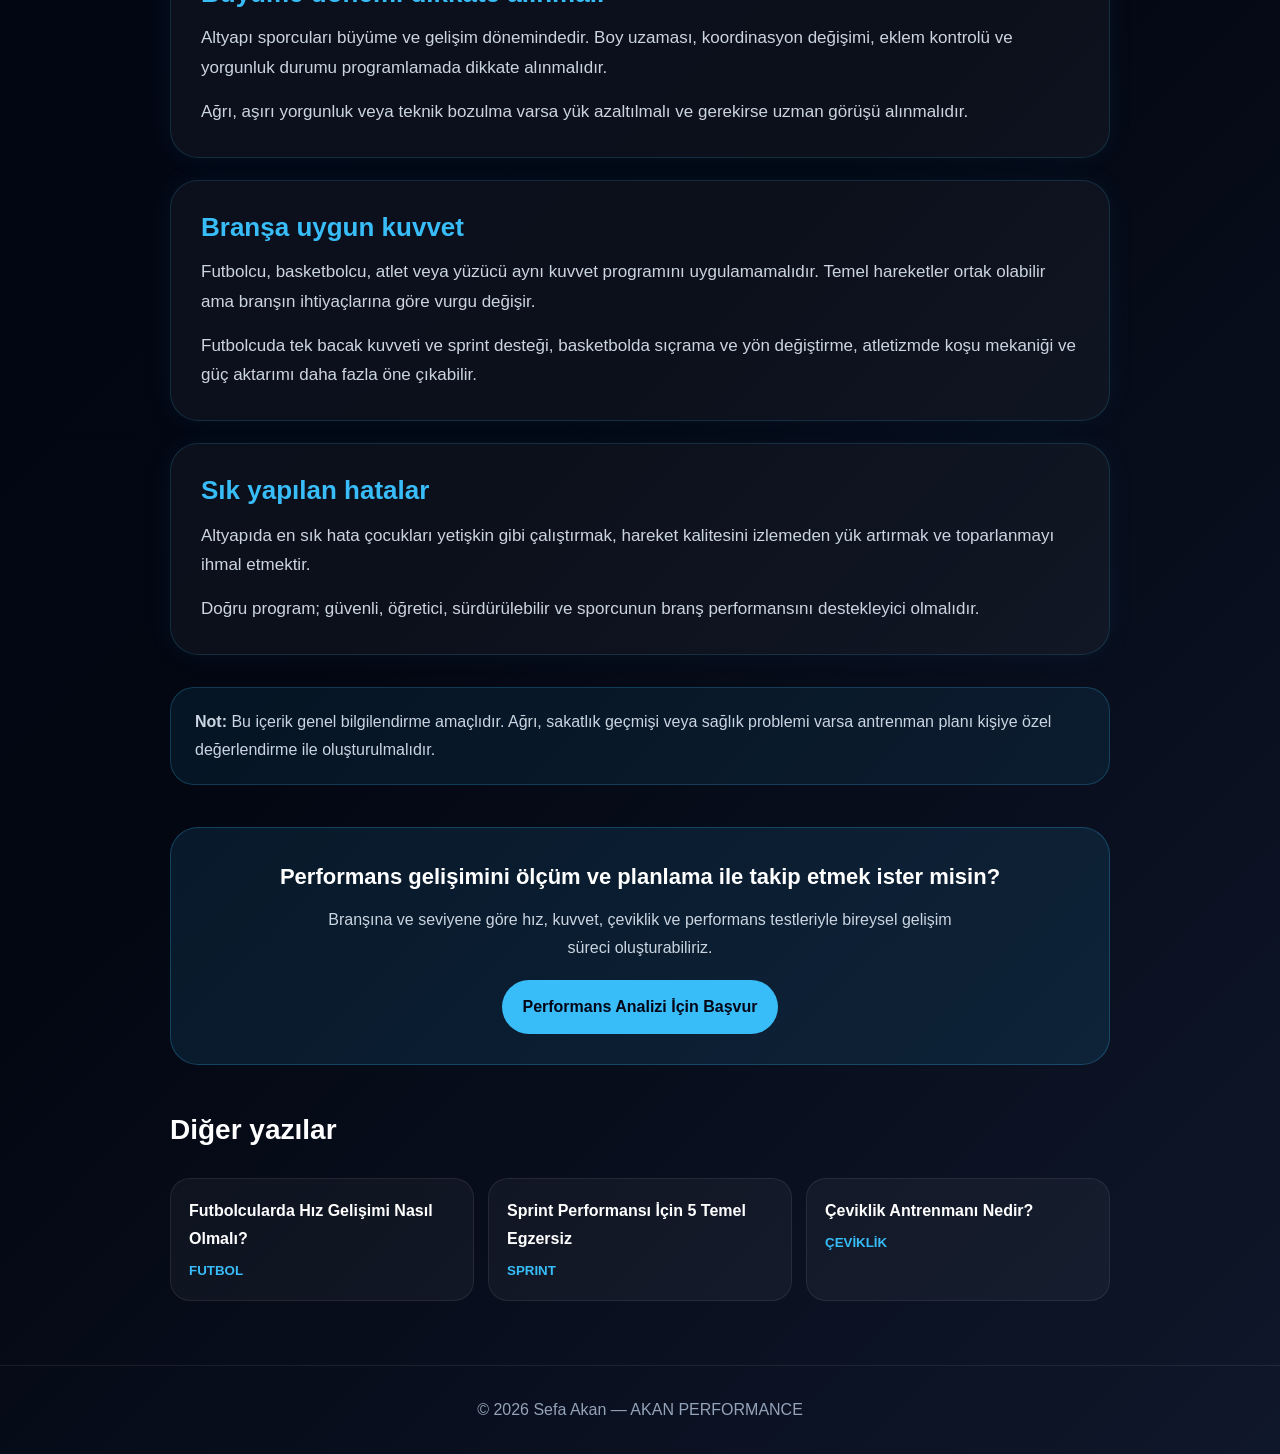
<file: blog/altyapi-sporcularinda-kuvvet-antrenmani/index.html>
<!DOCTYPE html>
<html lang="tr">
<head>
<meta charset="UTF-8">
<meta name="viewport" content="width=device-width, initial-scale=1.0">
<title>Altyapı Sporcularında Kuvvet Antrenmanı | AKAN PERFORMANCE</title>
<meta name="description" content="Altyapı sporcularında kuvvet antrenmanı, yaşa uygun teknik öğretim ve kontrollü yüklenme ile performans gelişimi ve sakatlık riskini azaltmaya yardımcı olur.">
<meta name="keywords" content="altyapı kuvvet antrenmanı, genç sporcu kuvvet, çocuklarda kuvvet antrenmanı, altyapı performans">
<meta name="robots" content="index, follow, max-image-preview:large">
<link rel="canonical" href="https://akanperformance.com/blog/altyapi-sporcularinda-kuvvet-antrenmani/">
<link rel="icon" type="image/png" href="/favicon.png">
<meta property="og:title" content="Altyapı Sporcularında Kuvvet Antrenmanı | AKAN PERFORMANCE">
<meta property="og:description" content="Altyapı sporcularında kuvvet antrenmanı, yaşa uygun teknik öğretim ve kontrollü yüklenme ile performans gelişimi ve sakatlık riskini azaltmaya yardımcı olur.">
<meta property="og:type" content="article">
<meta property="og:url" content="https://akanperformance.com/blog/altyapi-sporcularinda-kuvvet-antrenmani/">
<meta property="og:image" content="https://akanperformance.com/og-image.jpg">
<meta name="twitter:card" content="summary_large_image">
<meta name="twitter:title" content="Altyapı Sporcularında Kuvvet Antrenmanı">
<meta name="twitter:description" content="Altyapı sporcularında kuvvet antrenmanı, yaşa uygun teknik öğretim ve kontrollü yüklenme ile performans gelişimi ve sakatlık riskini azaltmaya yardımcı olur.">
<style>
:root{--bg:#020617;--panel:#0f172a;--panel2:#111827;--text:#fff;--muted:#cbd5e1;--soft:#94a3b8;--accent:#38bdf8;--line:rgba(56,189,248,.16)}
*{box-sizing:border-box}html{scroll-behavior:smooth}body{margin:0;font-family:Arial,Helvetica,sans-serif;background:radial-gradient(circle at 15% 5%,rgba(56,189,248,.18),transparent 25%),linear-gradient(135deg,#020617,#030712 60%,#0f172a);color:var(--text);line-height:1.75}a{color:inherit}.header{position:sticky;top:0;z-index:20;background:rgba(2,6,23,.86);backdrop-filter:blur(14px);border-bottom:1px solid var(--line)}.nav{max-width:1120px;margin:auto;padding:18px 20px;display:flex;justify-content:space-between;align-items:center;gap:18px}.logo{font-weight:900;text-decoration:none;color:white;letter-spacing:.5px}.logo span{color:var(--accent)}.nav-actions{display:flex;gap:10px;align-items:center}.nav a.btn{color:#020617;background:var(--accent);padding:10px 16px;border-radius:999px;text-decoration:none;font-weight:900}.nav a.ghost{color:var(--muted);text-decoration:none;font-weight:800}.article{max-width:980px;margin:0 auto;padding:64px 20px}.label{color:var(--accent);font-size:13px;letter-spacing:4px;font-weight:900}.article h1{font-size:clamp(34px,6vw,64px);line-height:1.05;margin:16px 0 22px;letter-spacing:-1.5px}.desc{font-size:20px;color:var(--muted);margin:0 0 34px}.meta{display:flex;gap:12px;flex-wrap:wrap;margin-bottom:34px}.meta span{padding:8px 12px;border-radius:999px;background:rgba(56,189,248,.08);border:1px solid var(--line);color:var(--muted);font-size:13px;font-weight:800}.toc{background:rgba(255,255,255,.045);border:1px solid var(--line);border-radius:24px;padding:24px;margin:24px 0 34px}.toc strong{color:var(--accent)}.toc ol{margin:12px 0 0;padding-left:22px}.toc a{text-decoration:none;color:var(--muted)}.toc a:hover{color:var(--accent)}.section{background:rgba(255,255,255,.04);border:1px solid var(--line);border-radius:28px;padding:30px;margin:22px 0;box-shadow:0 0 28px rgba(56,189,248,.06)}.section h2{color:var(--accent);font-size:26px;line-height:1.25;margin:0 0 14px}.section p{color:var(--muted);font-size:17px;margin:0 0 14px}.section p:last-child{margin-bottom:0}.note{padding:20px 24px;border-radius:24px;background:rgba(56,189,248,.08);border:1px solid rgba(56,189,248,.22);color:var(--muted);margin:32px 0}.related{margin-top:40px}.related h2{font-size:28px}.related-grid{display:grid;grid-template-columns:repeat(3,1fr);gap:14px}.related a{padding:18px;border-radius:20px;background:rgba(255,255,255,.04);border:1px solid rgba(255,255,255,.08);text-decoration:none;color:white;font-weight:900}.related small{display:block;color:var(--accent);font-weight:800;margin-top:6px}.cta{margin-top:42px;padding:30px;border-radius:28px;background:rgba(56,189,248,.10);border:1px solid rgba(56,189,248,.25);text-align:center}.cta strong{font-size:22px}.cta p{color:var(--muted);margin:10px auto 0;max-width:650px}.cta a{display:inline-block;margin-top:18px;background:var(--accent);color:#020617;padding:13px 20px;border-radius:999px;text-decoration:none;font-weight:900}.footer{text-align:center;color:#94a3b8;padding:30px 20px;border-top:1px solid rgba(255,255,255,.08)}@media(max-width:720px){.nav{align-items:flex-start}.nav-actions{flex-direction:column;align-items:flex-end}.article{padding-top:44px}.desc{font-size:17px}.section{padding:24px 18px}.related-grid{grid-template-columns:1fr}.nav a.ghost{font-size:13px}.nav a.btn{font-size:13px;padding:9px 12px}}
</style>
<script type="application/ld+json">{"@context": "https://schema.org", "@type": "BlogPosting", "headline": "Altyapı Sporcularında Kuvvet Antrenmanı", "description": "Altyapı sporcularında kuvvet antrenmanı, yaşa uygun teknik öğretim ve kontrollü yüklenme ile performans gelişimi ve sakatlık riskini azaltmaya yardımcı olur.", "author": {"@type": "Person", "name": "Sefa Akan"}, "publisher": {"@type": "Organization", "name": "AKAN PERFORMANCE", "logo": {"@type": "ImageObject", "url": "https://akanperformance.com/favicon.png"}}, "mainEntityOfPage": {"@type": "WebPage", "@id": "https://akanperformance.com/blog/altyapi-sporcularinda-kuvvet-antrenmani/"}, "url": "https://akanperformance.com/blog/altyapi-sporcularinda-kuvvet-antrenmani/", "inLanguage": "tr-TR"}</script>
</head>
<body>
<header class="header"><div class="nav"><a class="logo" href="/">AKAN <span>PERFORMANCE</span></a><div class="nav-actions"><a class="ghost" href="/blog/">Blog</a><a class="btn" href="/#iletisim">Başvuru Yap</a></div></div></header>
<main class="article">
  <div class="label">ALTYAPI</div>
  <h1>Altyapı Sporcularında Kuvvet Antrenmanı</h1>
  <p class="desc">Altyapı sporcularında kuvvet antrenmanı, yaşa uygun teknik öğretim ve kontrollü yüklenme ile performans gelişimi ve sakatlık riskini azaltmaya yardımcı olur.</p>
  <div class="meta"><span>Okuma süresi: 4-6 dk</span><span>Performans Antrenmanı</span><span>Sefa Akan</span></div>
  <div class="toc"><strong>İçindekiler</strong><ol><li><a href="#bolum-1">Altyapıda kuvvet çalışılır mı?</a></li>
<li><a href="#bolum-2">Öncelik hareket kalitesi olmalı</a></li>
<li><a href="#bolum-3">Vücut ağırlığı ve temel ekipmanlar</a></li>
<li><a href="#bolum-4">Büyüme dönemi dikkate alınmalı</a></li>
<li><a href="#bolum-5">Branşa uygun kuvvet</a></li>
<li><a href="#bolum-6">Sık yapılan hatalar</a></li></ol></div>
  <section class="section" id="bolum-1"><h2>Altyapıda kuvvet çalışılır mı?</h2><p>Evet, doğru planlandığında altyapı sporcularında kuvvet çalışması yapılabilir. Buradaki amaç yetişkin programlarını kopyalamak değil; yaşa, gelişim düzeyine ve teknik seviyeye uygun hareket becerisi kazandırmaktır.</p><p>Kuvvet antrenmanı; hareket kalitesi, denge, koordinasyon, postür, temel kuvvet ve sakatlık riskini azaltma açısından değerlidir.</p></section>
<section class="section" id="bolum-2"><h2>Öncelik hareket kalitesi olmalı</h2><p>Genç sporcularda ilk hedef ağır yük değil, doğru hareket etmeyi öğrenmektir. Squat, hinge, lunge, push, pull, carry ve core gibi temel hareket kalıpları öğretilmelidir.</p><p>Teknik oturmadan yük artırmak doğru değildir. Sporcu hareketi kontrol edebiliyorsa kademeli yükleme yapılabilir.</p></section>
<section class="section" id="bolum-3"><h2>Vücut ağırlığı ve temel ekipmanlar</h2><p>Başlangıç seviyesinde vücut ağırlığı, mini band, sağlık topu, hafif dumbbell, koordinasyon ve denge çalışmaları yeterli olabilir. Daha ileri seviyede serbest ağırlıklar kontrollü şekilde eklenebilir.</p><p>Kullanılan ekipmandan çok, hareketin amacı ve uygulanma kalitesi önemlidir.</p></section>
<section class="section" id="bolum-4"><h2>Büyüme dönemi dikkate alınmalı</h2><p>Altyapı sporcuları büyüme ve gelişim dönemindedir. Boy uzaması, koordinasyon değişimi, eklem kontrolü ve yorgunluk durumu programlamada dikkate alınmalıdır.</p><p>Ağrı, aşırı yorgunluk veya teknik bozulma varsa yük azaltılmalı ve gerekirse uzman görüşü alınmalıdır.</p></section>
<section class="section" id="bolum-5"><h2>Branşa uygun kuvvet</h2><p>Futbolcu, basketbolcu, atlet veya yüzücü aynı kuvvet programını uygulamamalıdır. Temel hareketler ortak olabilir ama branşın ihtiyaçlarına göre vurgu değişir.</p><p>Futbolcuda tek bacak kuvveti ve sprint desteği, basketbolda sıçrama ve yön değiştirme, atletizmde koşu mekaniği ve güç aktarımı daha fazla öne çıkabilir.</p></section>
<section class="section" id="bolum-6"><h2>Sık yapılan hatalar</h2><p>Altyapıda en sık hata çocukları yetişkin gibi çalıştırmak, hareket kalitesini izlemeden yük artırmak ve toparlanmayı ihmal etmektir.</p><p>Doğru program; güvenli, öğretici, sürdürülebilir ve sporcunun branş performansını destekleyici olmalıdır.</p></section>
  <div class="note"><strong>Not:</strong> Bu içerik genel bilgilendirme amaçlıdır. Ağrı, sakatlık geçmişi veya sağlık problemi varsa antrenman planı kişiye özel değerlendirme ile oluşturulmalıdır.</div>
  <div class="cta"><strong>Performans gelişimini ölçüm ve planlama ile takip etmek ister misin?</strong><p>Branşına ve seviyene göre hız, kuvvet, çeviklik ve performans testleriyle bireysel gelişim süreci oluşturabiliriz.</p><a href="/#iletisim">Performans Analizi İçin Başvur</a></div>
  <div class="related"><h2>Diğer yazılar</h2><div class="related-grid"><a href="/blog/futbolcularda-hiz-gelisimi-nasil-olmali/">Futbolcularda Hız Gelişimi Nasıl Olmalı?<small>FUTBOL</small></a>
<a href="/blog/sprint-performansi-icin-5-temel-egzersiz/">Sprint Performansı İçin 5 Temel Egzersiz<small>SPRINT</small></a>
<a href="/blog/ceviklik-antrenmani-nedir/">Çeviklik Antrenmanı Nedir?<small>ÇEVİKLİK</small></a></div></div>
</main>
<footer class="footer">© 2026 Sefa Akan — AKAN PERFORMANCE</footer>
</body>
</html>
</file>
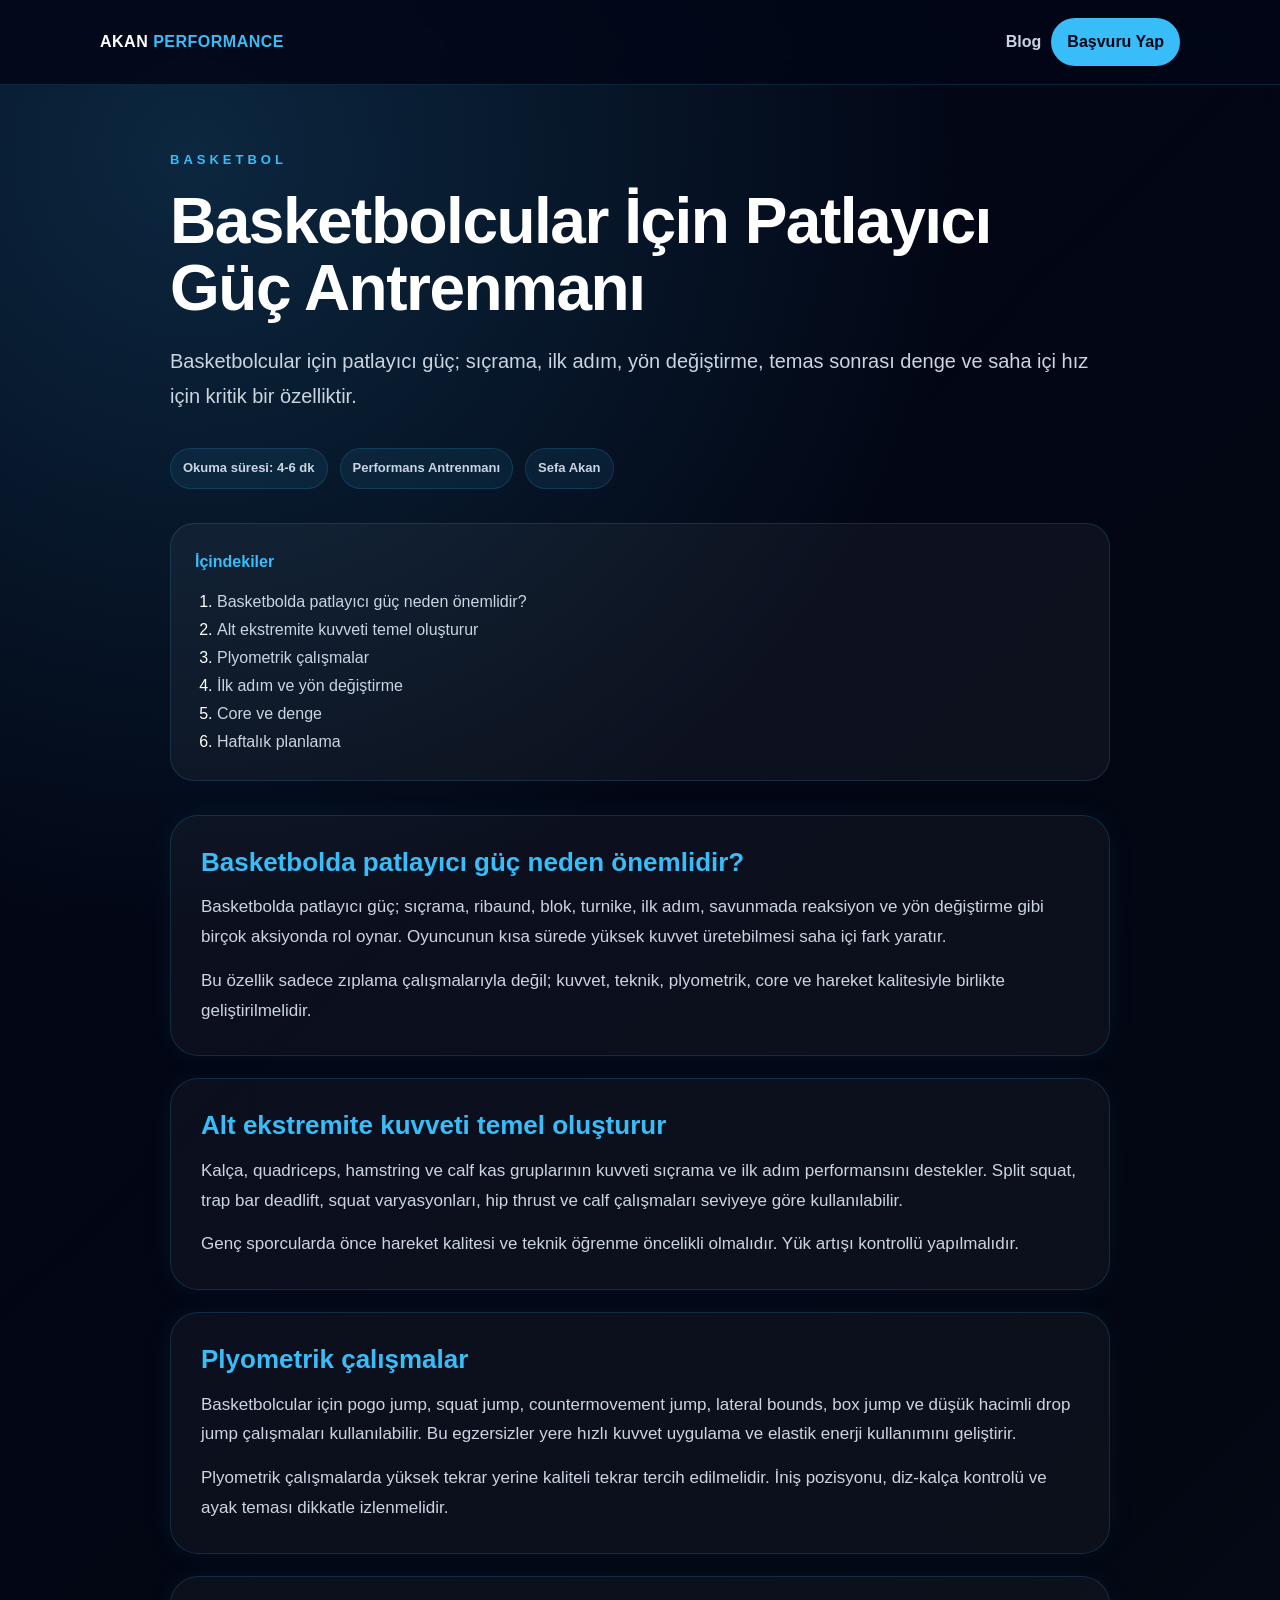
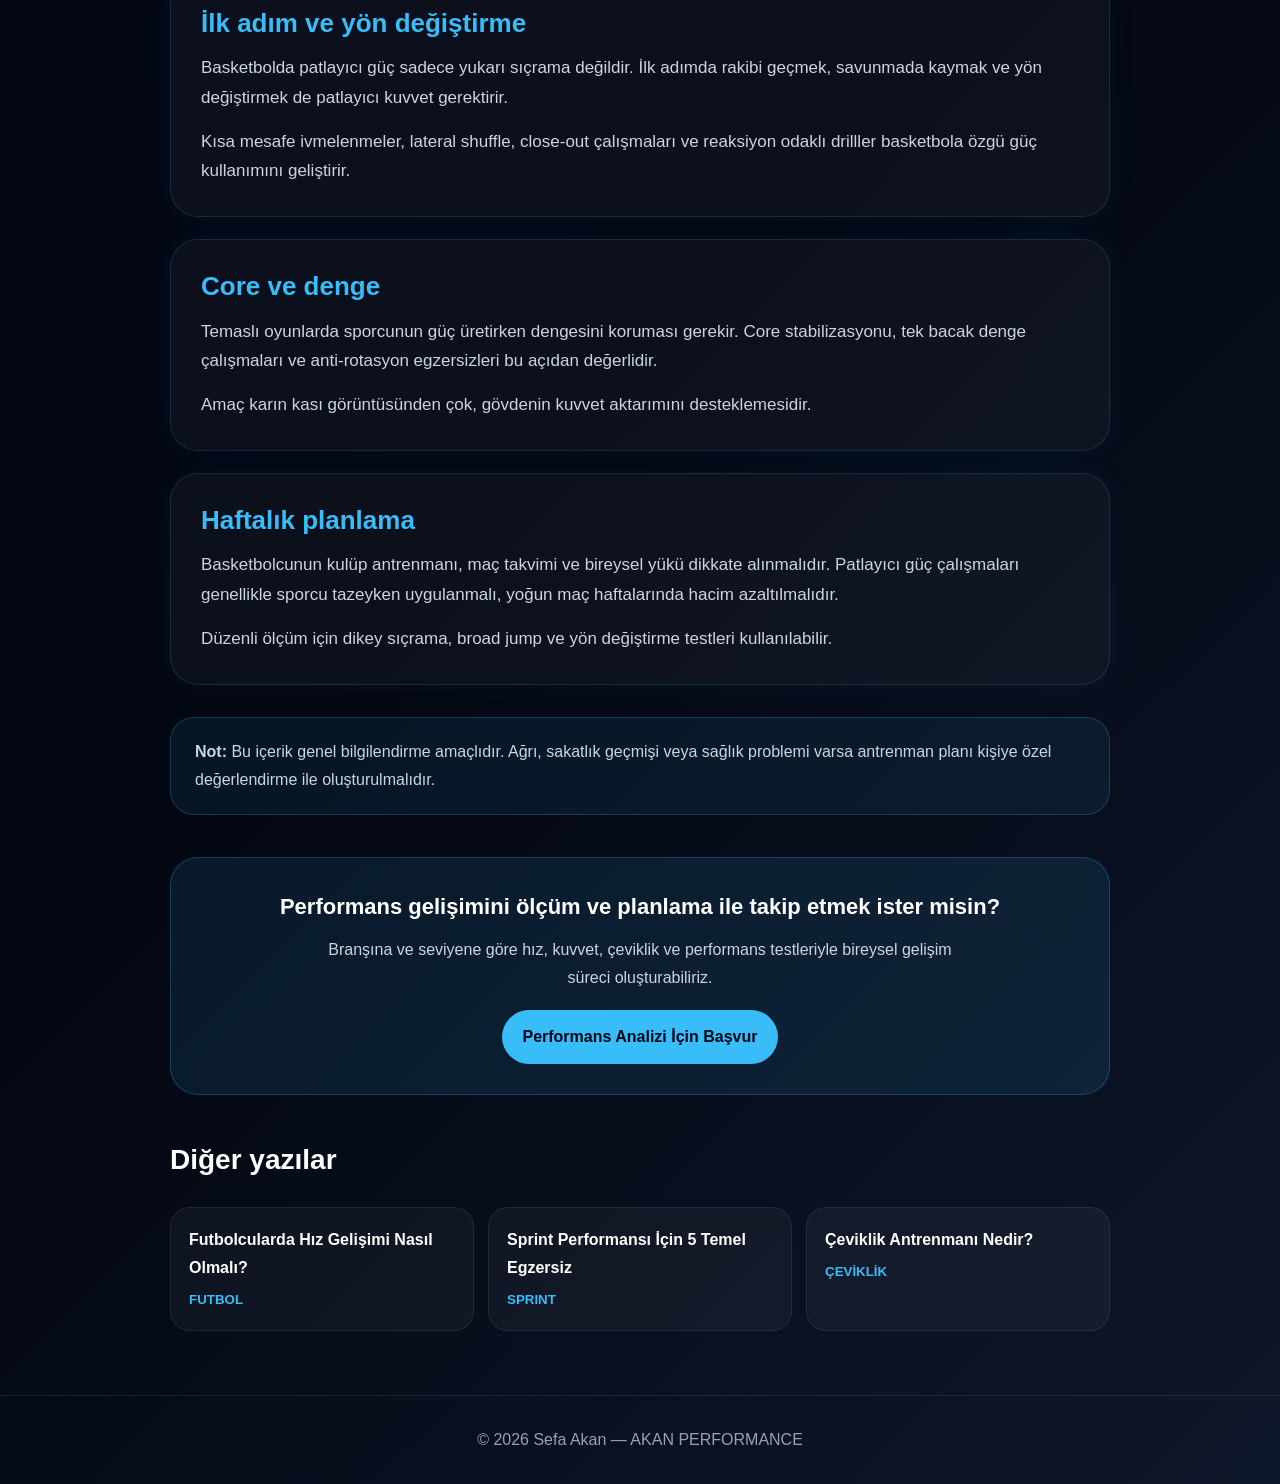
<file: blog/basketbolcular-icin-patlayici-guc-antrenmani/index.html>
<!DOCTYPE html>
<html lang="tr">
<head>
<meta charset="UTF-8">
<meta name="viewport" content="width=device-width, initial-scale=1.0">
<title>Basketbolcular İçin Patlayıcı Güç Antrenmanı | AKAN PERFORMANCE</title>
<meta name="description" content="Basketbolcular için patlayıcı güç; sıçrama, ilk adım, yön değiştirme, temas sonrası denge ve saha içi hız için kritik bir özelliktir.">
<meta name="keywords" content="basketbol patlayıcı güç, basketbol sıçrama antrenmanı, basketbol kuvvet antrenmanı, plyometrik basketbol">
<meta name="robots" content="index, follow, max-image-preview:large">
<link rel="canonical" href="https://akanperformance.com/blog/basketbolcular-icin-patlayici-guc-antrenmani/">
<link rel="icon" type="image/png" href="/favicon.png">
<meta property="og:title" content="Basketbolcular İçin Patlayıcı Güç Antrenmanı | AKAN PERFORMANCE">
<meta property="og:description" content="Basketbolcular için patlayıcı güç; sıçrama, ilk adım, yön değiştirme, temas sonrası denge ve saha içi hız için kritik bir özelliktir.">
<meta property="og:type" content="article">
<meta property="og:url" content="https://akanperformance.com/blog/basketbolcular-icin-patlayici-guc-antrenmani/">
<meta property="og:image" content="https://akanperformance.com/og-image.jpg">
<meta name="twitter:card" content="summary_large_image">
<meta name="twitter:title" content="Basketbolcular İçin Patlayıcı Güç Antrenmanı">
<meta name="twitter:description" content="Basketbolcular için patlayıcı güç; sıçrama, ilk adım, yön değiştirme, temas sonrası denge ve saha içi hız için kritik bir özelliktir.">
<style>
:root{--bg:#020617;--panel:#0f172a;--panel2:#111827;--text:#fff;--muted:#cbd5e1;--soft:#94a3b8;--accent:#38bdf8;--line:rgba(56,189,248,.16)}
*{box-sizing:border-box}html{scroll-behavior:smooth}body{margin:0;font-family:Arial,Helvetica,sans-serif;background:radial-gradient(circle at 15% 5%,rgba(56,189,248,.18),transparent 25%),linear-gradient(135deg,#020617,#030712 60%,#0f172a);color:var(--text);line-height:1.75}a{color:inherit}.header{position:sticky;top:0;z-index:20;background:rgba(2,6,23,.86);backdrop-filter:blur(14px);border-bottom:1px solid var(--line)}.nav{max-width:1120px;margin:auto;padding:18px 20px;display:flex;justify-content:space-between;align-items:center;gap:18px}.logo{font-weight:900;text-decoration:none;color:white;letter-spacing:.5px}.logo span{color:var(--accent)}.nav-actions{display:flex;gap:10px;align-items:center}.nav a.btn{color:#020617;background:var(--accent);padding:10px 16px;border-radius:999px;text-decoration:none;font-weight:900}.nav a.ghost{color:var(--muted);text-decoration:none;font-weight:800}.article{max-width:980px;margin:0 auto;padding:64px 20px}.label{color:var(--accent);font-size:13px;letter-spacing:4px;font-weight:900}.article h1{font-size:clamp(34px,6vw,64px);line-height:1.05;margin:16px 0 22px;letter-spacing:-1.5px}.desc{font-size:20px;color:var(--muted);margin:0 0 34px}.meta{display:flex;gap:12px;flex-wrap:wrap;margin-bottom:34px}.meta span{padding:8px 12px;border-radius:999px;background:rgba(56,189,248,.08);border:1px solid var(--line);color:var(--muted);font-size:13px;font-weight:800}.toc{background:rgba(255,255,255,.045);border:1px solid var(--line);border-radius:24px;padding:24px;margin:24px 0 34px}.toc strong{color:var(--accent)}.toc ol{margin:12px 0 0;padding-left:22px}.toc a{text-decoration:none;color:var(--muted)}.toc a:hover{color:var(--accent)}.section{background:rgba(255,255,255,.04);border:1px solid var(--line);border-radius:28px;padding:30px;margin:22px 0;box-shadow:0 0 28px rgba(56,189,248,.06)}.section h2{color:var(--accent);font-size:26px;line-height:1.25;margin:0 0 14px}.section p{color:var(--muted);font-size:17px;margin:0 0 14px}.section p:last-child{margin-bottom:0}.note{padding:20px 24px;border-radius:24px;background:rgba(56,189,248,.08);border:1px solid rgba(56,189,248,.22);color:var(--muted);margin:32px 0}.related{margin-top:40px}.related h2{font-size:28px}.related-grid{display:grid;grid-template-columns:repeat(3,1fr);gap:14px}.related a{padding:18px;border-radius:20px;background:rgba(255,255,255,.04);border:1px solid rgba(255,255,255,.08);text-decoration:none;color:white;font-weight:900}.related small{display:block;color:var(--accent);font-weight:800;margin-top:6px}.cta{margin-top:42px;padding:30px;border-radius:28px;background:rgba(56,189,248,.10);border:1px solid rgba(56,189,248,.25);text-align:center}.cta strong{font-size:22px}.cta p{color:var(--muted);margin:10px auto 0;max-width:650px}.cta a{display:inline-block;margin-top:18px;background:var(--accent);color:#020617;padding:13px 20px;border-radius:999px;text-decoration:none;font-weight:900}.footer{text-align:center;color:#94a3b8;padding:30px 20px;border-top:1px solid rgba(255,255,255,.08)}@media(max-width:720px){.nav{align-items:flex-start}.nav-actions{flex-direction:column;align-items:flex-end}.article{padding-top:44px}.desc{font-size:17px}.section{padding:24px 18px}.related-grid{grid-template-columns:1fr}.nav a.ghost{font-size:13px}.nav a.btn{font-size:13px;padding:9px 12px}}
</style>
<script type="application/ld+json">{"@context": "https://schema.org", "@type": "BlogPosting", "headline": "Basketbolcular İçin Patlayıcı Güç Antrenmanı", "description": "Basketbolcular için patlayıcı güç; sıçrama, ilk adım, yön değiştirme, temas sonrası denge ve saha içi hız için kritik bir özelliktir.", "author": {"@type": "Person", "name": "Sefa Akan"}, "publisher": {"@type": "Organization", "name": "AKAN PERFORMANCE", "logo": {"@type": "ImageObject", "url": "https://akanperformance.com/favicon.png"}}, "mainEntityOfPage": {"@type": "WebPage", "@id": "https://akanperformance.com/blog/basketbolcular-icin-patlayici-guc-antrenmani/"}, "url": "https://akanperformance.com/blog/basketbolcular-icin-patlayici-guc-antrenmani/", "inLanguage": "tr-TR"}</script>
</head>
<body>
<header class="header"><div class="nav"><a class="logo" href="/">AKAN <span>PERFORMANCE</span></a><div class="nav-actions"><a class="ghost" href="/blog/">Blog</a><a class="btn" href="/#iletisim">Başvuru Yap</a></div></div></header>
<main class="article">
  <div class="label">BASKETBOL</div>
  <h1>Basketbolcular İçin Patlayıcı Güç Antrenmanı</h1>
  <p class="desc">Basketbolcular için patlayıcı güç; sıçrama, ilk adım, yön değiştirme, temas sonrası denge ve saha içi hız için kritik bir özelliktir.</p>
  <div class="meta"><span>Okuma süresi: 4-6 dk</span><span>Performans Antrenmanı</span><span>Sefa Akan</span></div>
  <div class="toc"><strong>İçindekiler</strong><ol><li><a href="#bolum-1">Basketbolda patlayıcı güç neden önemlidir?</a></li>
<li><a href="#bolum-2">Alt ekstremite kuvveti temel oluşturur</a></li>
<li><a href="#bolum-3">Plyometrik çalışmalar</a></li>
<li><a href="#bolum-4">İlk adım ve yön değiştirme</a></li>
<li><a href="#bolum-5">Core ve denge</a></li>
<li><a href="#bolum-6">Haftalık planlama</a></li></ol></div>
  <section class="section" id="bolum-1"><h2>Basketbolda patlayıcı güç neden önemlidir?</h2><p>Basketbolda patlayıcı güç; sıçrama, ribaund, blok, turnike, ilk adım, savunmada reaksiyon ve yön değiştirme gibi birçok aksiyonda rol oynar. Oyuncunun kısa sürede yüksek kuvvet üretebilmesi saha içi fark yaratır.</p><p>Bu özellik sadece zıplama çalışmalarıyla değil; kuvvet, teknik, plyometrik, core ve hareket kalitesiyle birlikte geliştirilmelidir.</p></section>
<section class="section" id="bolum-2"><h2>Alt ekstremite kuvveti temel oluşturur</h2><p>Kalça, quadriceps, hamstring ve calf kas gruplarının kuvveti sıçrama ve ilk adım performansını destekler. Split squat, trap bar deadlift, squat varyasyonları, hip thrust ve calf çalışmaları seviyeye göre kullanılabilir.</p><p>Genç sporcularda önce hareket kalitesi ve teknik öğrenme öncelikli olmalıdır. Yük artışı kontrollü yapılmalıdır.</p></section>
<section class="section" id="bolum-3"><h2>Plyometrik çalışmalar</h2><p>Basketbolcular için pogo jump, squat jump, countermovement jump, lateral bounds, box jump ve düşük hacimli drop jump çalışmaları kullanılabilir. Bu egzersizler yere hızlı kuvvet uygulama ve elastik enerji kullanımını geliştirir.</p><p>Plyometrik çalışmalarda yüksek tekrar yerine kaliteli tekrar tercih edilmelidir. İniş pozisyonu, diz-kalça kontrolü ve ayak teması dikkatle izlenmelidir.</p></section>
<section class="section" id="bolum-4"><h2>İlk adım ve yön değiştirme</h2><p>Basketbolda patlayıcı güç sadece yukarı sıçrama değildir. İlk adımda rakibi geçmek, savunmada kaymak ve yön değiştirmek de patlayıcı kuvvet gerektirir.</p><p>Kısa mesafe ivmelenmeler, lateral shuffle, close-out çalışmaları ve reaksiyon odaklı drilller basketbola özgü güç kullanımını geliştirir.</p></section>
<section class="section" id="bolum-5"><h2>Core ve denge</h2><p>Temaslı oyunlarda sporcunun güç üretirken dengesini koruması gerekir. Core stabilizasyonu, tek bacak denge çalışmaları ve anti-rotasyon egzersizleri bu açıdan değerlidir.</p><p>Amaç karın kası görüntüsünden çok, gövdenin kuvvet aktarımını desteklemesidir.</p></section>
<section class="section" id="bolum-6"><h2>Haftalık planlama</h2><p>Basketbolcunun kulüp antrenmanı, maç takvimi ve bireysel yükü dikkate alınmalıdır. Patlayıcı güç çalışmaları genellikle sporcu tazeyken uygulanmalı, yoğun maç haftalarında hacim azaltılmalıdır.</p><p>Düzenli ölçüm için dikey sıçrama, broad jump ve yön değiştirme testleri kullanılabilir.</p></section>
  <div class="note"><strong>Not:</strong> Bu içerik genel bilgilendirme amaçlıdır. Ağrı, sakatlık geçmişi veya sağlık problemi varsa antrenman planı kişiye özel değerlendirme ile oluşturulmalıdır.</div>
  <div class="cta"><strong>Performans gelişimini ölçüm ve planlama ile takip etmek ister misin?</strong><p>Branşına ve seviyene göre hız, kuvvet, çeviklik ve performans testleriyle bireysel gelişim süreci oluşturabiliriz.</p><a href="/#iletisim">Performans Analizi İçin Başvur</a></div>
  <div class="related"><h2>Diğer yazılar</h2><div class="related-grid"><a href="/blog/futbolcularda-hiz-gelisimi-nasil-olmali/">Futbolcularda Hız Gelişimi Nasıl Olmalı?<small>FUTBOL</small></a>
<a href="/blog/sprint-performansi-icin-5-temel-egzersiz/">Sprint Performansı İçin 5 Temel Egzersiz<small>SPRINT</small></a>
<a href="/blog/ceviklik-antrenmani-nedir/">Çeviklik Antrenmanı Nedir?<small>ÇEVİKLİK</small></a></div></div>
</main>
<footer class="footer">© 2026 Sefa Akan — AKAN PERFORMANCE</footer>
</body>
</html>
</file>
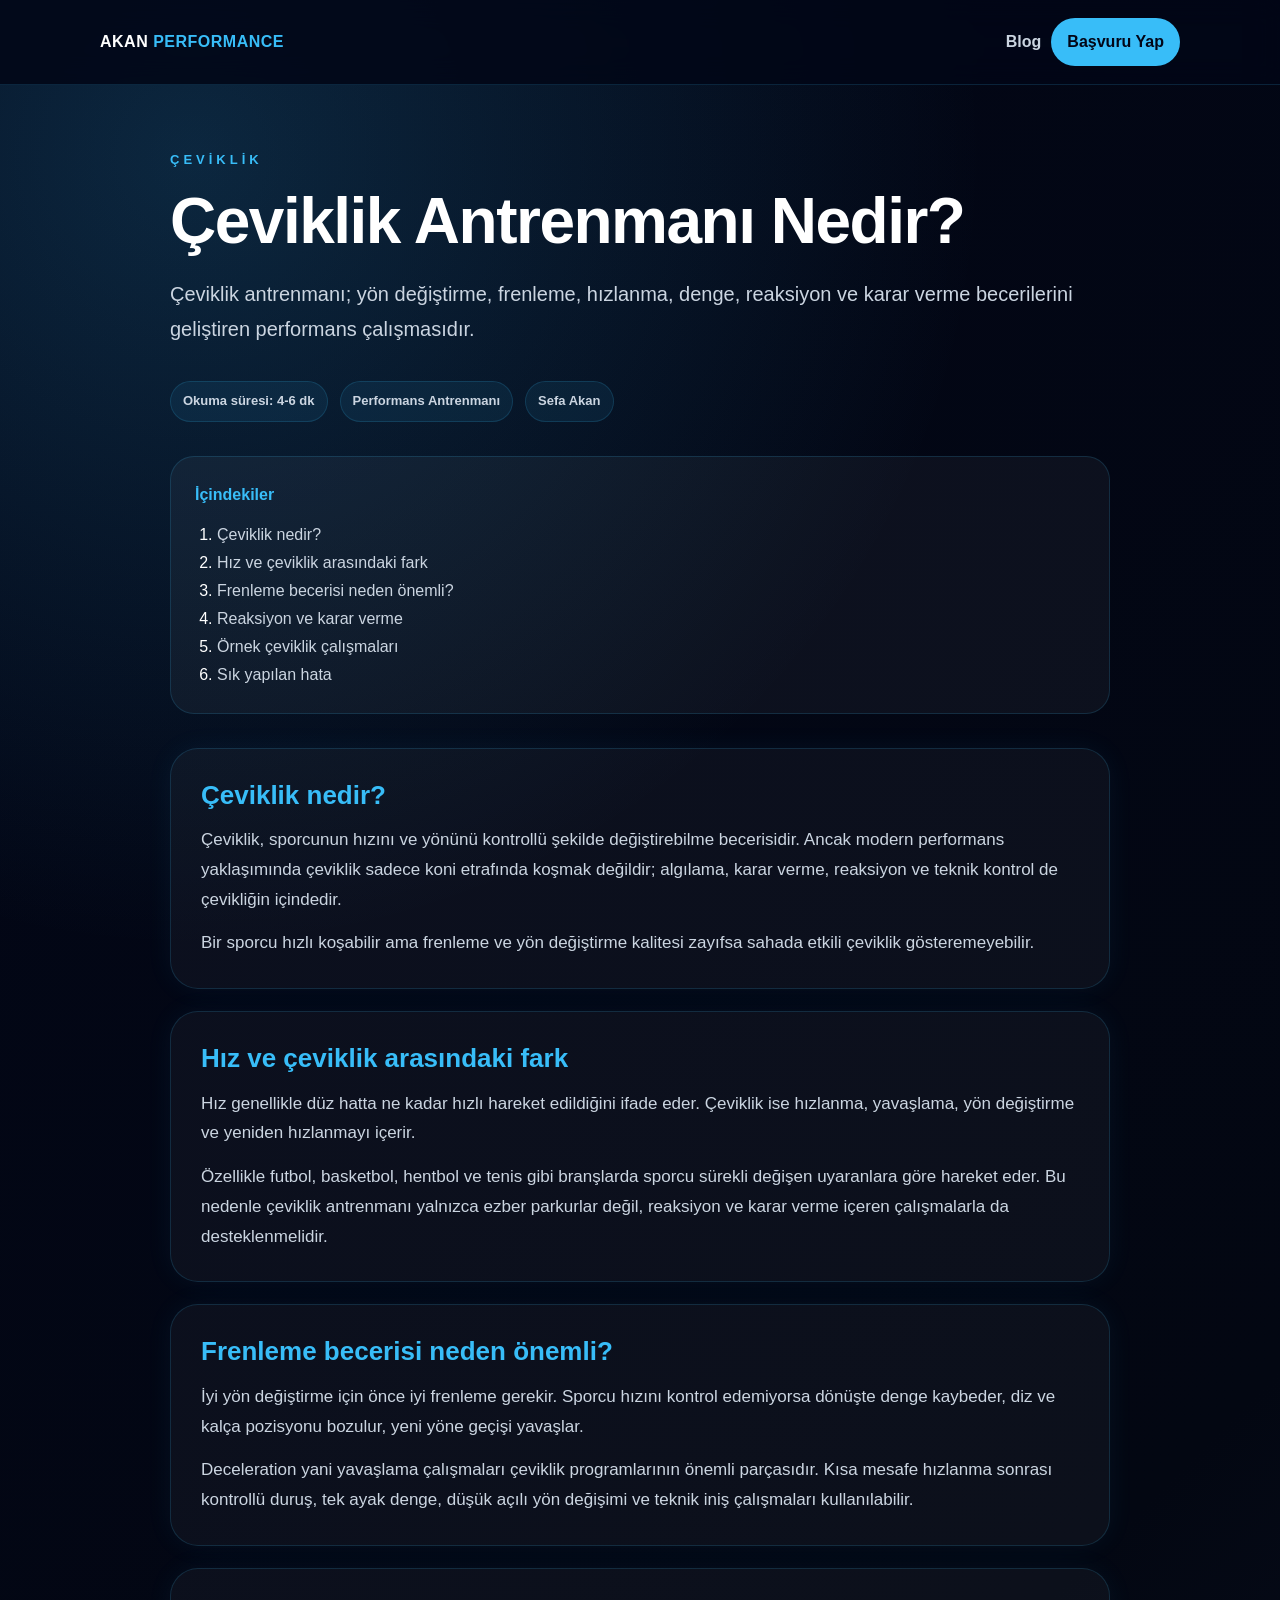
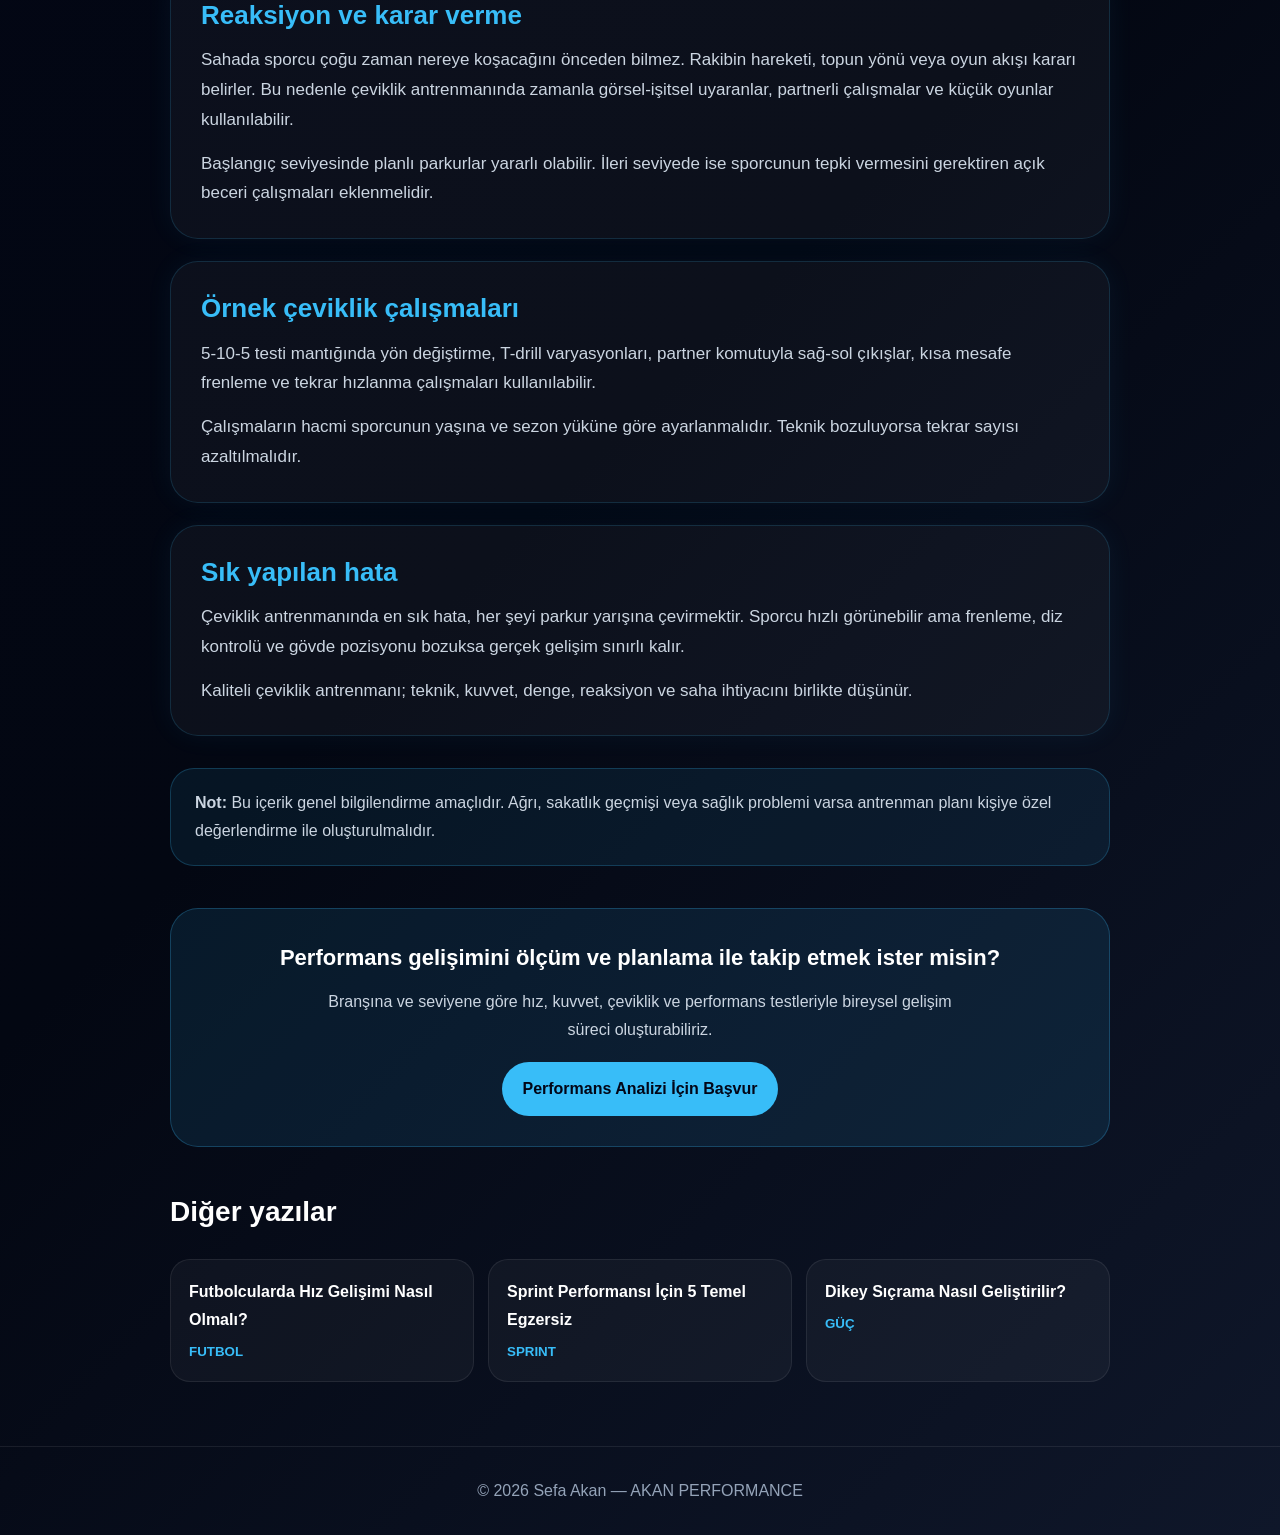
<file: blog/ceviklik-antrenmani-nedir/index.html>
<!DOCTYPE html>
<html lang="tr">
<head>
<meta charset="UTF-8">
<meta name="viewport" content="width=device-width, initial-scale=1.0">
<title>Çeviklik Antrenmanı Nedir? | AKAN PERFORMANCE</title>
<meta name="description" content="Çeviklik antrenmanı; yön değiştirme, frenleme, hızlanma, denge, reaksiyon ve karar verme becerilerini geliştiren performans çalışmasıdır.">
<meta name="keywords" content="çeviklik antrenmanı, agility training, yön değiştirme, reaksiyon antrenmanı, çeviklik nedir">
<meta name="robots" content="index, follow, max-image-preview:large">
<link rel="canonical" href="https://akanperformance.com/blog/ceviklik-antrenmani-nedir/">
<link rel="icon" type="image/png" href="/favicon.png">
<meta property="og:title" content="Çeviklik Antrenmanı Nedir? | AKAN PERFORMANCE">
<meta property="og:description" content="Çeviklik antrenmanı; yön değiştirme, frenleme, hızlanma, denge, reaksiyon ve karar verme becerilerini geliştiren performans çalışmasıdır.">
<meta property="og:type" content="article">
<meta property="og:url" content="https://akanperformance.com/blog/ceviklik-antrenmani-nedir/">
<meta property="og:image" content="https://akanperformance.com/og-image.jpg">
<meta name="twitter:card" content="summary_large_image">
<meta name="twitter:title" content="Çeviklik Antrenmanı Nedir?">
<meta name="twitter:description" content="Çeviklik antrenmanı; yön değiştirme, frenleme, hızlanma, denge, reaksiyon ve karar verme becerilerini geliştiren performans çalışmasıdır.">
<style>
:root{--bg:#020617;--panel:#0f172a;--panel2:#111827;--text:#fff;--muted:#cbd5e1;--soft:#94a3b8;--accent:#38bdf8;--line:rgba(56,189,248,.16)}
*{box-sizing:border-box}html{scroll-behavior:smooth}body{margin:0;font-family:Arial,Helvetica,sans-serif;background:radial-gradient(circle at 15% 5%,rgba(56,189,248,.18),transparent 25%),linear-gradient(135deg,#020617,#030712 60%,#0f172a);color:var(--text);line-height:1.75}a{color:inherit}.header{position:sticky;top:0;z-index:20;background:rgba(2,6,23,.86);backdrop-filter:blur(14px);border-bottom:1px solid var(--line)}.nav{max-width:1120px;margin:auto;padding:18px 20px;display:flex;justify-content:space-between;align-items:center;gap:18px}.logo{font-weight:900;text-decoration:none;color:white;letter-spacing:.5px}.logo span{color:var(--accent)}.nav-actions{display:flex;gap:10px;align-items:center}.nav a.btn{color:#020617;background:var(--accent);padding:10px 16px;border-radius:999px;text-decoration:none;font-weight:900}.nav a.ghost{color:var(--muted);text-decoration:none;font-weight:800}.article{max-width:980px;margin:0 auto;padding:64px 20px}.label{color:var(--accent);font-size:13px;letter-spacing:4px;font-weight:900}.article h1{font-size:clamp(34px,6vw,64px);line-height:1.05;margin:16px 0 22px;letter-spacing:-1.5px}.desc{font-size:20px;color:var(--muted);margin:0 0 34px}.meta{display:flex;gap:12px;flex-wrap:wrap;margin-bottom:34px}.meta span{padding:8px 12px;border-radius:999px;background:rgba(56,189,248,.08);border:1px solid var(--line);color:var(--muted);font-size:13px;font-weight:800}.toc{background:rgba(255,255,255,.045);border:1px solid var(--line);border-radius:24px;padding:24px;margin:24px 0 34px}.toc strong{color:var(--accent)}.toc ol{margin:12px 0 0;padding-left:22px}.toc a{text-decoration:none;color:var(--muted)}.toc a:hover{color:var(--accent)}.section{background:rgba(255,255,255,.04);border:1px solid var(--line);border-radius:28px;padding:30px;margin:22px 0;box-shadow:0 0 28px rgba(56,189,248,.06)}.section h2{color:var(--accent);font-size:26px;line-height:1.25;margin:0 0 14px}.section p{color:var(--muted);font-size:17px;margin:0 0 14px}.section p:last-child{margin-bottom:0}.note{padding:20px 24px;border-radius:24px;background:rgba(56,189,248,.08);border:1px solid rgba(56,189,248,.22);color:var(--muted);margin:32px 0}.related{margin-top:40px}.related h2{font-size:28px}.related-grid{display:grid;grid-template-columns:repeat(3,1fr);gap:14px}.related a{padding:18px;border-radius:20px;background:rgba(255,255,255,.04);border:1px solid rgba(255,255,255,.08);text-decoration:none;color:white;font-weight:900}.related small{display:block;color:var(--accent);font-weight:800;margin-top:6px}.cta{margin-top:42px;padding:30px;border-radius:28px;background:rgba(56,189,248,.10);border:1px solid rgba(56,189,248,.25);text-align:center}.cta strong{font-size:22px}.cta p{color:var(--muted);margin:10px auto 0;max-width:650px}.cta a{display:inline-block;margin-top:18px;background:var(--accent);color:#020617;padding:13px 20px;border-radius:999px;text-decoration:none;font-weight:900}.footer{text-align:center;color:#94a3b8;padding:30px 20px;border-top:1px solid rgba(255,255,255,.08)}@media(max-width:720px){.nav{align-items:flex-start}.nav-actions{flex-direction:column;align-items:flex-end}.article{padding-top:44px}.desc{font-size:17px}.section{padding:24px 18px}.related-grid{grid-template-columns:1fr}.nav a.ghost{font-size:13px}.nav a.btn{font-size:13px;padding:9px 12px}}
</style>
<script type="application/ld+json">{"@context": "https://schema.org", "@type": "BlogPosting", "headline": "Çeviklik Antrenmanı Nedir?", "description": "Çeviklik antrenmanı; yön değiştirme, frenleme, hızlanma, denge, reaksiyon ve karar verme becerilerini geliştiren performans çalışmasıdır.", "author": {"@type": "Person", "name": "Sefa Akan"}, "publisher": {"@type": "Organization", "name": "AKAN PERFORMANCE", "logo": {"@type": "ImageObject", "url": "https://akanperformance.com/favicon.png"}}, "mainEntityOfPage": {"@type": "WebPage", "@id": "https://akanperformance.com/blog/ceviklik-antrenmani-nedir/"}, "url": "https://akanperformance.com/blog/ceviklik-antrenmani-nedir/", "inLanguage": "tr-TR"}</script>
</head>
<body>
<header class="header"><div class="nav"><a class="logo" href="/">AKAN <span>PERFORMANCE</span></a><div class="nav-actions"><a class="ghost" href="/blog/">Blog</a><a class="btn" href="/#iletisim">Başvuru Yap</a></div></div></header>
<main class="article">
  <div class="label">ÇEVİKLİK</div>
  <h1>Çeviklik Antrenmanı Nedir?</h1>
  <p class="desc">Çeviklik antrenmanı; yön değiştirme, frenleme, hızlanma, denge, reaksiyon ve karar verme becerilerini geliştiren performans çalışmasıdır.</p>
  <div class="meta"><span>Okuma süresi: 4-6 dk</span><span>Performans Antrenmanı</span><span>Sefa Akan</span></div>
  <div class="toc"><strong>İçindekiler</strong><ol><li><a href="#bolum-1">Çeviklik nedir?</a></li>
<li><a href="#bolum-2">Hız ve çeviklik arasındaki fark</a></li>
<li><a href="#bolum-3">Frenleme becerisi neden önemli?</a></li>
<li><a href="#bolum-4">Reaksiyon ve karar verme</a></li>
<li><a href="#bolum-5">Örnek çeviklik çalışmaları</a></li>
<li><a href="#bolum-6">Sık yapılan hata</a></li></ol></div>
  <section class="section" id="bolum-1"><h2>Çeviklik nedir?</h2><p>Çeviklik, sporcunun hızını ve yönünü kontrollü şekilde değiştirebilme becerisidir. Ancak modern performans yaklaşımında çeviklik sadece koni etrafında koşmak değildir; algılama, karar verme, reaksiyon ve teknik kontrol de çevikliğin içindedir.</p><p>Bir sporcu hızlı koşabilir ama frenleme ve yön değiştirme kalitesi zayıfsa sahada etkili çeviklik gösteremeyebilir.</p></section>
<section class="section" id="bolum-2"><h2>Hız ve çeviklik arasındaki fark</h2><p>Hız genellikle düz hatta ne kadar hızlı hareket edildiğini ifade eder. Çeviklik ise hızlanma, yavaşlama, yön değiştirme ve yeniden hızlanmayı içerir.</p><p>Özellikle futbol, basketbol, hentbol ve tenis gibi branşlarda sporcu sürekli değişen uyaranlara göre hareket eder. Bu nedenle çeviklik antrenmanı yalnızca ezber parkurlar değil, reaksiyon ve karar verme içeren çalışmalarla da desteklenmelidir.</p></section>
<section class="section" id="bolum-3"><h2>Frenleme becerisi neden önemli?</h2><p>İyi yön değiştirme için önce iyi frenleme gerekir. Sporcu hızını kontrol edemiyorsa dönüşte denge kaybeder, diz ve kalça pozisyonu bozulur, yeni yöne geçişi yavaşlar.</p><p>Deceleration yani yavaşlama çalışmaları çeviklik programlarının önemli parçasıdır. Kısa mesafe hızlanma sonrası kontrollü duruş, tek ayak denge, düşük açılı yön değişimi ve teknik iniş çalışmaları kullanılabilir.</p></section>
<section class="section" id="bolum-4"><h2>Reaksiyon ve karar verme</h2><p>Sahada sporcu çoğu zaman nereye koşacağını önceden bilmez. Rakibin hareketi, topun yönü veya oyun akışı kararı belirler. Bu nedenle çeviklik antrenmanında zamanla görsel-işitsel uyaranlar, partnerli çalışmalar ve küçük oyunlar kullanılabilir.</p><p>Başlangıç seviyesinde planlı parkurlar yararlı olabilir. İleri seviyede ise sporcunun tepki vermesini gerektiren açık beceri çalışmaları eklenmelidir.</p></section>
<section class="section" id="bolum-5"><h2>Örnek çeviklik çalışmaları</h2><p>5-10-5 testi mantığında yön değiştirme, T-drill varyasyonları, partner komutuyla sağ-sol çıkışlar, kısa mesafe frenleme ve tekrar hızlanma çalışmaları kullanılabilir.</p><p>Çalışmaların hacmi sporcunun yaşına ve sezon yüküne göre ayarlanmalıdır. Teknik bozuluyorsa tekrar sayısı azaltılmalıdır.</p></section>
<section class="section" id="bolum-6"><h2>Sık yapılan hata</h2><p>Çeviklik antrenmanında en sık hata, her şeyi parkur yarışına çevirmektir. Sporcu hızlı görünebilir ama frenleme, diz kontrolü ve gövde pozisyonu bozuksa gerçek gelişim sınırlı kalır.</p><p>Kaliteli çeviklik antrenmanı; teknik, kuvvet, denge, reaksiyon ve saha ihtiyacını birlikte düşünür.</p></section>
  <div class="note"><strong>Not:</strong> Bu içerik genel bilgilendirme amaçlıdır. Ağrı, sakatlık geçmişi veya sağlık problemi varsa antrenman planı kişiye özel değerlendirme ile oluşturulmalıdır.</div>
  <div class="cta"><strong>Performans gelişimini ölçüm ve planlama ile takip etmek ister misin?</strong><p>Branşına ve seviyene göre hız, kuvvet, çeviklik ve performans testleriyle bireysel gelişim süreci oluşturabiliriz.</p><a href="/#iletisim">Performans Analizi İçin Başvur</a></div>
  <div class="related"><h2>Diğer yazılar</h2><div class="related-grid"><a href="/blog/futbolcularda-hiz-gelisimi-nasil-olmali/">Futbolcularda Hız Gelişimi Nasıl Olmalı?<small>FUTBOL</small></a>
<a href="/blog/sprint-performansi-icin-5-temel-egzersiz/">Sprint Performansı İçin 5 Temel Egzersiz<small>SPRINT</small></a>
<a href="/blog/dikey-sicrama-nasil-gelistirilir/">Dikey Sıçrama Nasıl Geliştirilir?<small>GÜÇ</small></a></div></div>
</main>
<footer class="footer">© 2026 Sefa Akan — AKAN PERFORMANCE</footer>
</body>
</html>
</file>
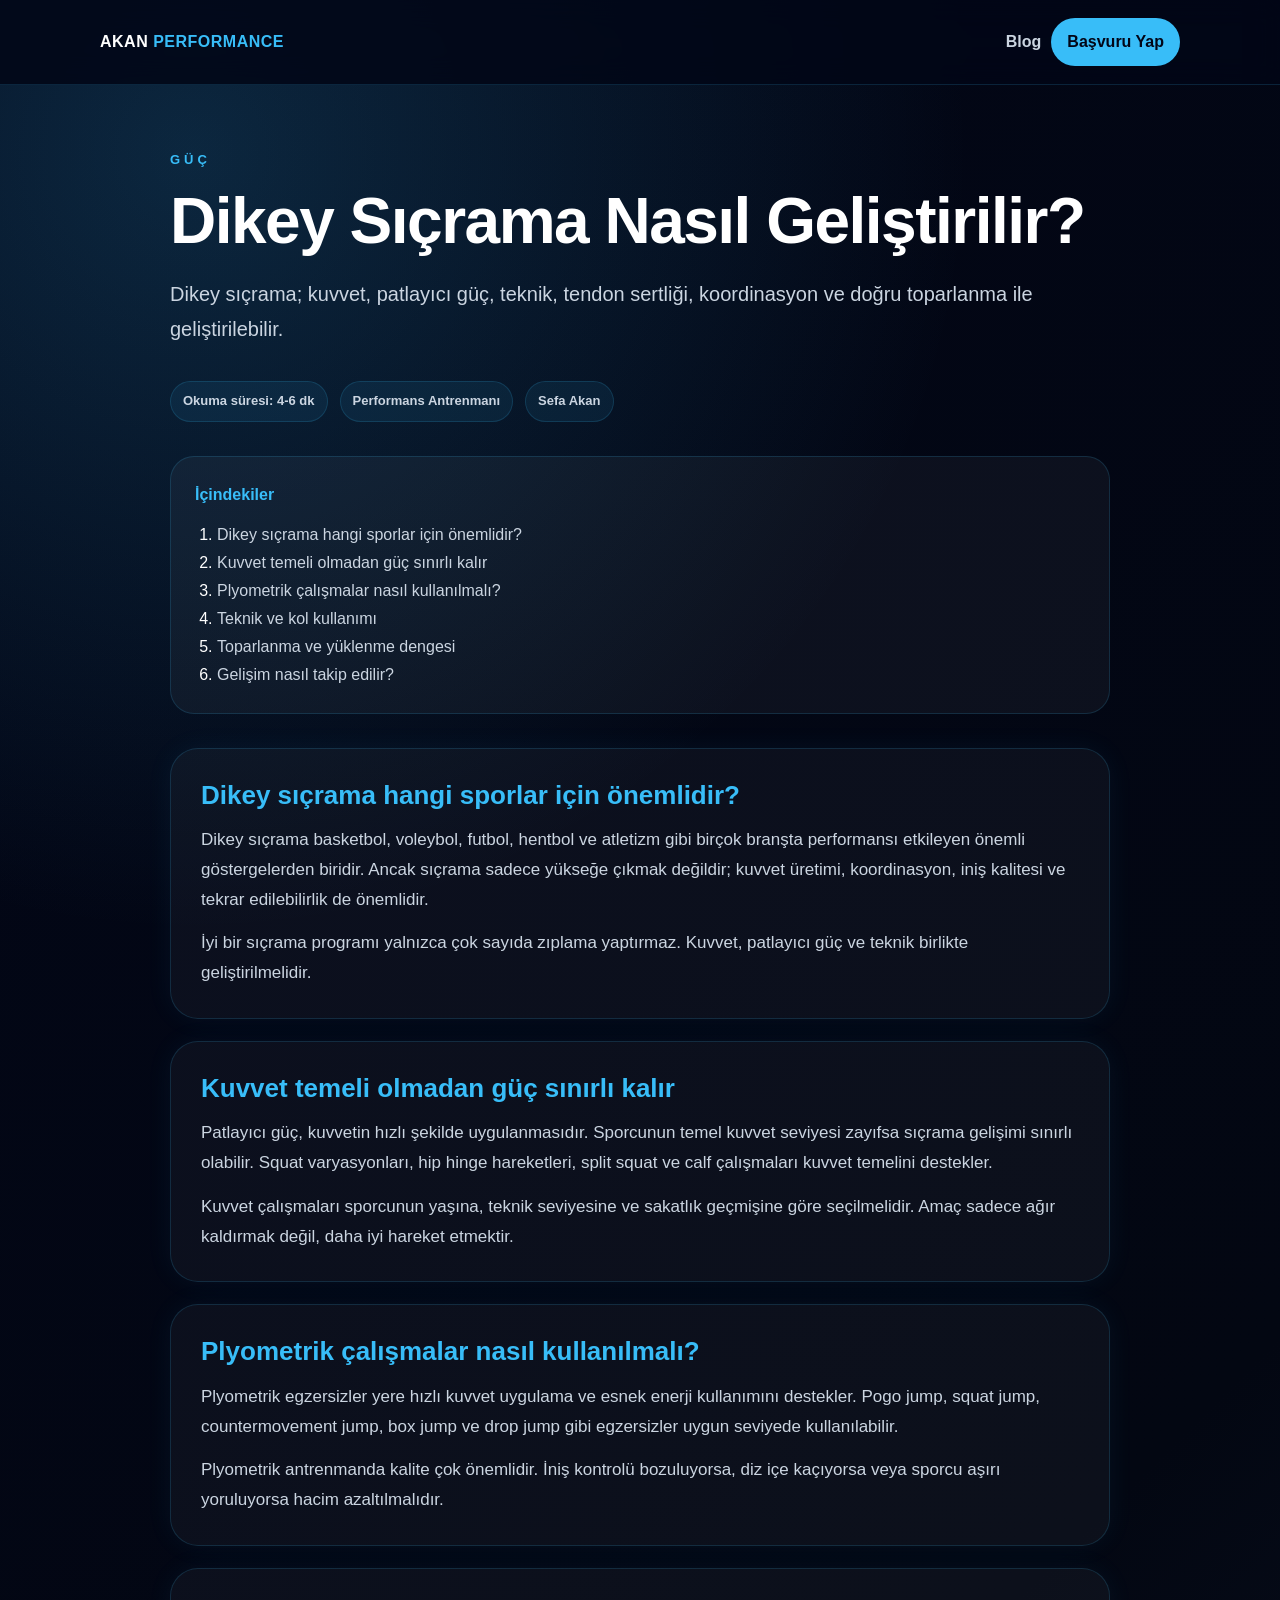
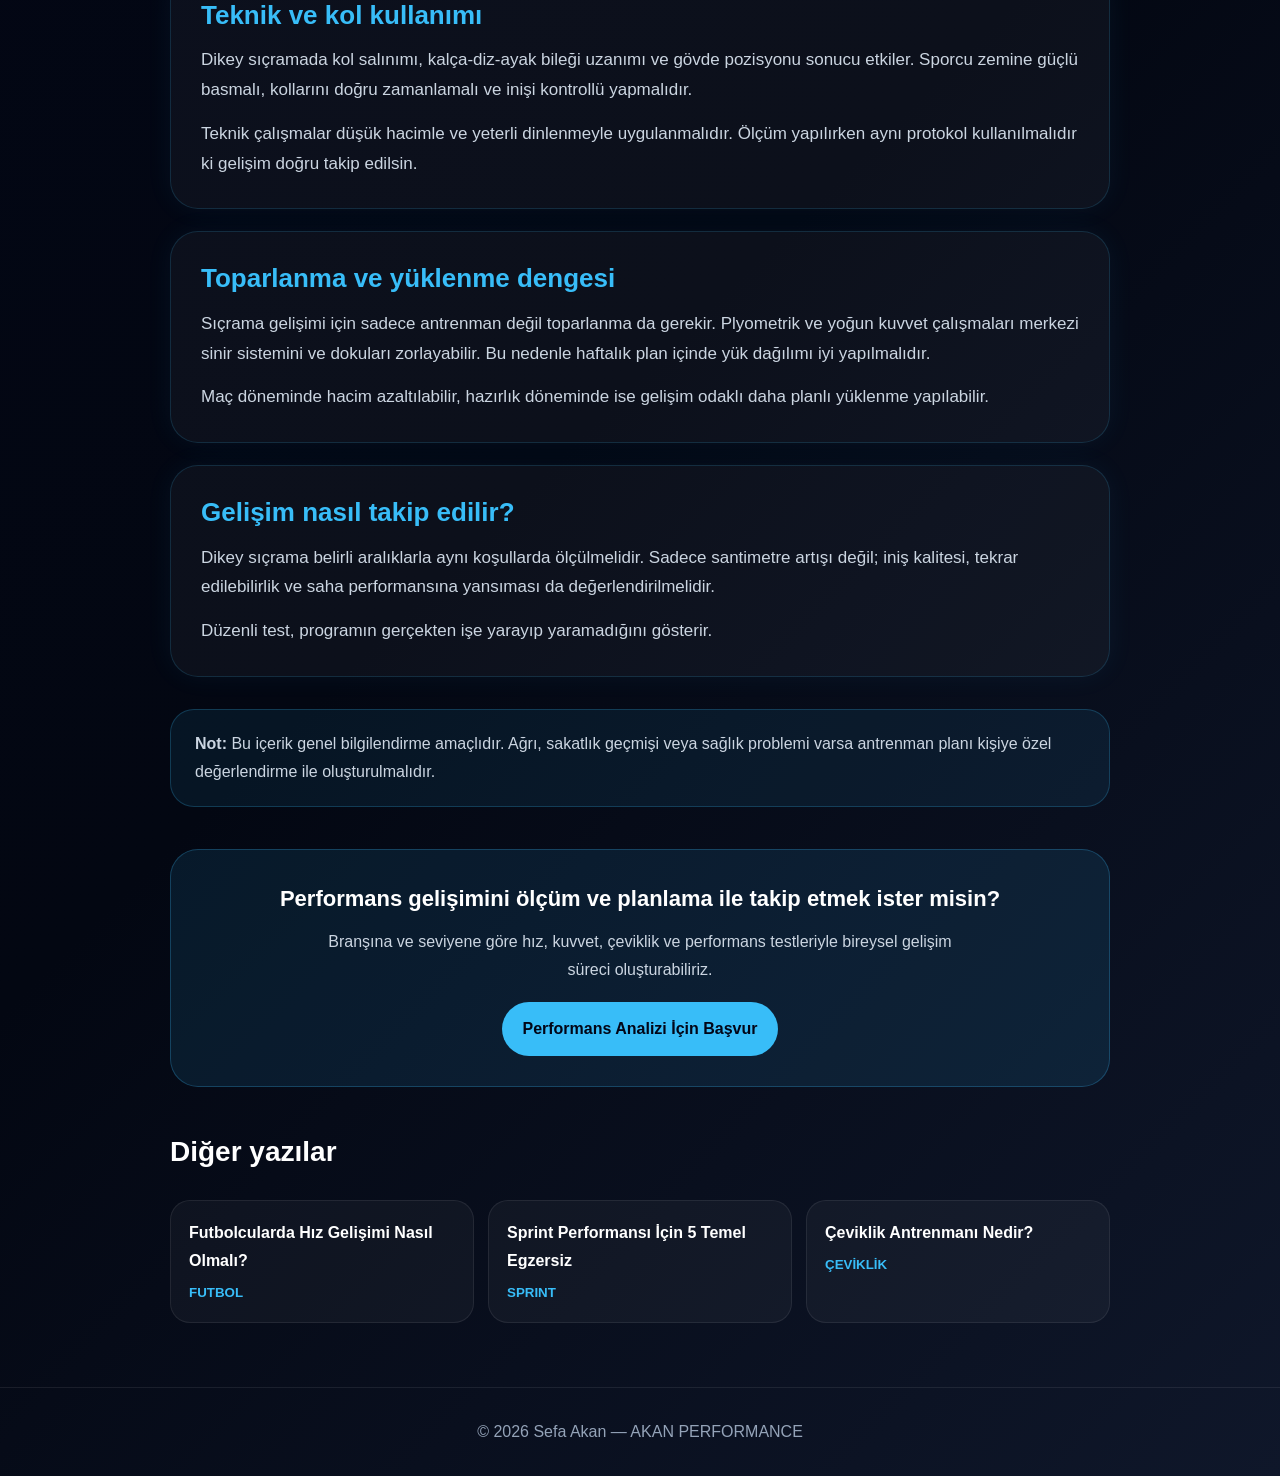
<file: blog/dikey-sicrama-nasil-gelistirilir/index.html>
<!DOCTYPE html>
<html lang="tr">
<head>
<meta charset="UTF-8">
<meta name="viewport" content="width=device-width, initial-scale=1.0">
<title>Dikey Sıçrama Nasıl Geliştirilir? | AKAN PERFORMANCE</title>
<meta name="description" content="Dikey sıçrama; kuvvet, patlayıcı güç, teknik, tendon sertliği, koordinasyon ve doğru toparlanma ile geliştirilebilir.">
<meta name="keywords" content="dikey sıçrama, vertical jump, sıçrama geliştirme, patlayıcı güç, plyometrik antrenman">
<meta name="robots" content="index, follow, max-image-preview:large">
<link rel="canonical" href="https://akanperformance.com/blog/dikey-sicrama-nasil-gelistirilir/">
<link rel="icon" type="image/png" href="/favicon.png">
<meta property="og:title" content="Dikey Sıçrama Nasıl Geliştirilir? | AKAN PERFORMANCE">
<meta property="og:description" content="Dikey sıçrama; kuvvet, patlayıcı güç, teknik, tendon sertliği, koordinasyon ve doğru toparlanma ile geliştirilebilir.">
<meta property="og:type" content="article">
<meta property="og:url" content="https://akanperformance.com/blog/dikey-sicrama-nasil-gelistirilir/">
<meta property="og:image" content="https://akanperformance.com/og-image.jpg">
<meta name="twitter:card" content="summary_large_image">
<meta name="twitter:title" content="Dikey Sıçrama Nasıl Geliştirilir?">
<meta name="twitter:description" content="Dikey sıçrama; kuvvet, patlayıcı güç, teknik, tendon sertliği, koordinasyon ve doğru toparlanma ile geliştirilebilir.">
<style>
:root{--bg:#020617;--panel:#0f172a;--panel2:#111827;--text:#fff;--muted:#cbd5e1;--soft:#94a3b8;--accent:#38bdf8;--line:rgba(56,189,248,.16)}
*{box-sizing:border-box}html{scroll-behavior:smooth}body{margin:0;font-family:Arial,Helvetica,sans-serif;background:radial-gradient(circle at 15% 5%,rgba(56,189,248,.18),transparent 25%),linear-gradient(135deg,#020617,#030712 60%,#0f172a);color:var(--text);line-height:1.75}a{color:inherit}.header{position:sticky;top:0;z-index:20;background:rgba(2,6,23,.86);backdrop-filter:blur(14px);border-bottom:1px solid var(--line)}.nav{max-width:1120px;margin:auto;padding:18px 20px;display:flex;justify-content:space-between;align-items:center;gap:18px}.logo{font-weight:900;text-decoration:none;color:white;letter-spacing:.5px}.logo span{color:var(--accent)}.nav-actions{display:flex;gap:10px;align-items:center}.nav a.btn{color:#020617;background:var(--accent);padding:10px 16px;border-radius:999px;text-decoration:none;font-weight:900}.nav a.ghost{color:var(--muted);text-decoration:none;font-weight:800}.article{max-width:980px;margin:0 auto;padding:64px 20px}.label{color:var(--accent);font-size:13px;letter-spacing:4px;font-weight:900}.article h1{font-size:clamp(34px,6vw,64px);line-height:1.05;margin:16px 0 22px;letter-spacing:-1.5px}.desc{font-size:20px;color:var(--muted);margin:0 0 34px}.meta{display:flex;gap:12px;flex-wrap:wrap;margin-bottom:34px}.meta span{padding:8px 12px;border-radius:999px;background:rgba(56,189,248,.08);border:1px solid var(--line);color:var(--muted);font-size:13px;font-weight:800}.toc{background:rgba(255,255,255,.045);border:1px solid var(--line);border-radius:24px;padding:24px;margin:24px 0 34px}.toc strong{color:var(--accent)}.toc ol{margin:12px 0 0;padding-left:22px}.toc a{text-decoration:none;color:var(--muted)}.toc a:hover{color:var(--accent)}.section{background:rgba(255,255,255,.04);border:1px solid var(--line);border-radius:28px;padding:30px;margin:22px 0;box-shadow:0 0 28px rgba(56,189,248,.06)}.section h2{color:var(--accent);font-size:26px;line-height:1.25;margin:0 0 14px}.section p{color:var(--muted);font-size:17px;margin:0 0 14px}.section p:last-child{margin-bottom:0}.note{padding:20px 24px;border-radius:24px;background:rgba(56,189,248,.08);border:1px solid rgba(56,189,248,.22);color:var(--muted);margin:32px 0}.related{margin-top:40px}.related h2{font-size:28px}.related-grid{display:grid;grid-template-columns:repeat(3,1fr);gap:14px}.related a{padding:18px;border-radius:20px;background:rgba(255,255,255,.04);border:1px solid rgba(255,255,255,.08);text-decoration:none;color:white;font-weight:900}.related small{display:block;color:var(--accent);font-weight:800;margin-top:6px}.cta{margin-top:42px;padding:30px;border-radius:28px;background:rgba(56,189,248,.10);border:1px solid rgba(56,189,248,.25);text-align:center}.cta strong{font-size:22px}.cta p{color:var(--muted);margin:10px auto 0;max-width:650px}.cta a{display:inline-block;margin-top:18px;background:var(--accent);color:#020617;padding:13px 20px;border-radius:999px;text-decoration:none;font-weight:900}.footer{text-align:center;color:#94a3b8;padding:30px 20px;border-top:1px solid rgba(255,255,255,.08)}@media(max-width:720px){.nav{align-items:flex-start}.nav-actions{flex-direction:column;align-items:flex-end}.article{padding-top:44px}.desc{font-size:17px}.section{padding:24px 18px}.related-grid{grid-template-columns:1fr}.nav a.ghost{font-size:13px}.nav a.btn{font-size:13px;padding:9px 12px}}
</style>
<script type="application/ld+json">{"@context": "https://schema.org", "@type": "BlogPosting", "headline": "Dikey Sıçrama Nasıl Geliştirilir?", "description": "Dikey sıçrama; kuvvet, patlayıcı güç, teknik, tendon sertliği, koordinasyon ve doğru toparlanma ile geliştirilebilir.", "author": {"@type": "Person", "name": "Sefa Akan"}, "publisher": {"@type": "Organization", "name": "AKAN PERFORMANCE", "logo": {"@type": "ImageObject", "url": "https://akanperformance.com/favicon.png"}}, "mainEntityOfPage": {"@type": "WebPage", "@id": "https://akanperformance.com/blog/dikey-sicrama-nasil-gelistirilir/"}, "url": "https://akanperformance.com/blog/dikey-sicrama-nasil-gelistirilir/", "inLanguage": "tr-TR"}</script>
</head>
<body>
<header class="header"><div class="nav"><a class="logo" href="/">AKAN <span>PERFORMANCE</span></a><div class="nav-actions"><a class="ghost" href="/blog/">Blog</a><a class="btn" href="/#iletisim">Başvuru Yap</a></div></div></header>
<main class="article">
  <div class="label">GÜÇ</div>
  <h1>Dikey Sıçrama Nasıl Geliştirilir?</h1>
  <p class="desc">Dikey sıçrama; kuvvet, patlayıcı güç, teknik, tendon sertliği, koordinasyon ve doğru toparlanma ile geliştirilebilir.</p>
  <div class="meta"><span>Okuma süresi: 4-6 dk</span><span>Performans Antrenmanı</span><span>Sefa Akan</span></div>
  <div class="toc"><strong>İçindekiler</strong><ol><li><a href="#bolum-1">Dikey sıçrama hangi sporlar için önemlidir?</a></li>
<li><a href="#bolum-2">Kuvvet temeli olmadan güç sınırlı kalır</a></li>
<li><a href="#bolum-3">Plyometrik çalışmalar nasıl kullanılmalı?</a></li>
<li><a href="#bolum-4">Teknik ve kol kullanımı</a></li>
<li><a href="#bolum-5">Toparlanma ve yüklenme dengesi</a></li>
<li><a href="#bolum-6">Gelişim nasıl takip edilir?</a></li></ol></div>
  <section class="section" id="bolum-1"><h2>Dikey sıçrama hangi sporlar için önemlidir?</h2><p>Dikey sıçrama basketbol, voleybol, futbol, hentbol ve atletizm gibi birçok branşta performansı etkileyen önemli göstergelerden biridir. Ancak sıçrama sadece yükseğe çıkmak değildir; kuvvet üretimi, koordinasyon, iniş kalitesi ve tekrar edilebilirlik de önemlidir.</p><p>İyi bir sıçrama programı yalnızca çok sayıda zıplama yaptırmaz. Kuvvet, patlayıcı güç ve teknik birlikte geliştirilmelidir.</p></section>
<section class="section" id="bolum-2"><h2>Kuvvet temeli olmadan güç sınırlı kalır</h2><p>Patlayıcı güç, kuvvetin hızlı şekilde uygulanmasıdır. Sporcunun temel kuvvet seviyesi zayıfsa sıçrama gelişimi sınırlı olabilir. Squat varyasyonları, hip hinge hareketleri, split squat ve calf çalışmaları kuvvet temelini destekler.</p><p>Kuvvet çalışmaları sporcunun yaşına, teknik seviyesine ve sakatlık geçmişine göre seçilmelidir. Amaç sadece ağır kaldırmak değil, daha iyi hareket etmektir.</p></section>
<section class="section" id="bolum-3"><h2>Plyometrik çalışmalar nasıl kullanılmalı?</h2><p>Plyometrik egzersizler yere hızlı kuvvet uygulama ve esnek enerji kullanımını destekler. Pogo jump, squat jump, countermovement jump, box jump ve drop jump gibi egzersizler uygun seviyede kullanılabilir.</p><p>Plyometrik antrenmanda kalite çok önemlidir. İniş kontrolü bozuluyorsa, diz içe kaçıyorsa veya sporcu aşırı yoruluyorsa hacim azaltılmalıdır.</p></section>
<section class="section" id="bolum-4"><h2>Teknik ve kol kullanımı</h2><p>Dikey sıçramada kol salınımı, kalça-diz-ayak bileği uzanımı ve gövde pozisyonu sonucu etkiler. Sporcu zemine güçlü basmalı, kollarını doğru zamanlamalı ve inişi kontrollü yapmalıdır.</p><p>Teknik çalışmalar düşük hacimle ve yeterli dinlenmeyle uygulanmalıdır. Ölçüm yapılırken aynı protokol kullanılmalıdır ki gelişim doğru takip edilsin.</p></section>
<section class="section" id="bolum-5"><h2>Toparlanma ve yüklenme dengesi</h2><p>Sıçrama gelişimi için sadece antrenman değil toparlanma da gerekir. Plyometrik ve yoğun kuvvet çalışmaları merkezi sinir sistemini ve dokuları zorlayabilir. Bu nedenle haftalık plan içinde yük dağılımı iyi yapılmalıdır.</p><p>Maç döneminde hacim azaltılabilir, hazırlık döneminde ise gelişim odaklı daha planlı yüklenme yapılabilir.</p></section>
<section class="section" id="bolum-6"><h2>Gelişim nasıl takip edilir?</h2><p>Dikey sıçrama belirli aralıklarla aynı koşullarda ölçülmelidir. Sadece santimetre artışı değil; iniş kalitesi, tekrar edilebilirlik ve saha performansına yansıması da değerlendirilmelidir.</p><p>Düzenli test, programın gerçekten işe yarayıp yaramadığını gösterir.</p></section>
  <div class="note"><strong>Not:</strong> Bu içerik genel bilgilendirme amaçlıdır. Ağrı, sakatlık geçmişi veya sağlık problemi varsa antrenman planı kişiye özel değerlendirme ile oluşturulmalıdır.</div>
  <div class="cta"><strong>Performans gelişimini ölçüm ve planlama ile takip etmek ister misin?</strong><p>Branşına ve seviyene göre hız, kuvvet, çeviklik ve performans testleriyle bireysel gelişim süreci oluşturabiliriz.</p><a href="/#iletisim">Performans Analizi İçin Başvur</a></div>
  <div class="related"><h2>Diğer yazılar</h2><div class="related-grid"><a href="/blog/futbolcularda-hiz-gelisimi-nasil-olmali/">Futbolcularda Hız Gelişimi Nasıl Olmalı?<small>FUTBOL</small></a>
<a href="/blog/sprint-performansi-icin-5-temel-egzersiz/">Sprint Performansı İçin 5 Temel Egzersiz<small>SPRINT</small></a>
<a href="/blog/ceviklik-antrenmani-nedir/">Çeviklik Antrenmanı Nedir?<small>ÇEVİKLİK</small></a></div></div>
</main>
<footer class="footer">© 2026 Sefa Akan — AKAN PERFORMANCE</footer>
</body>
</html>
</file>
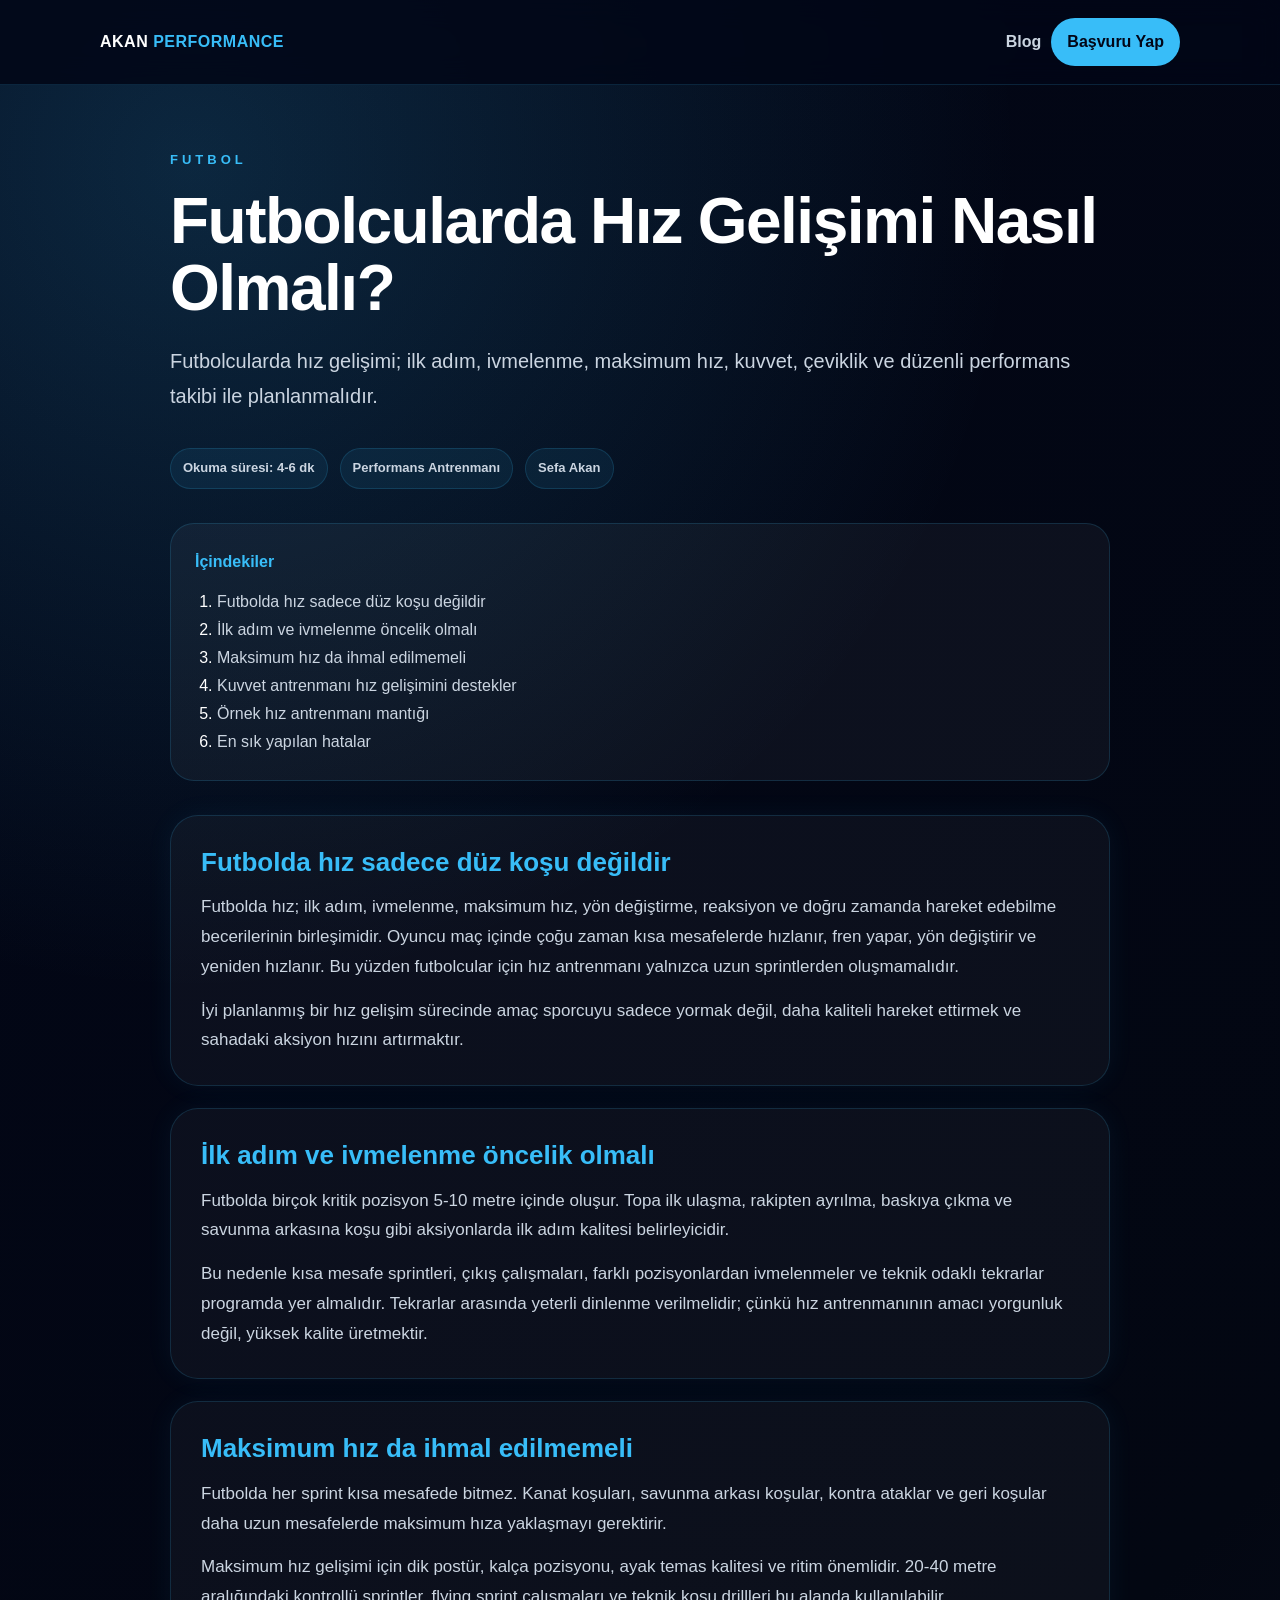
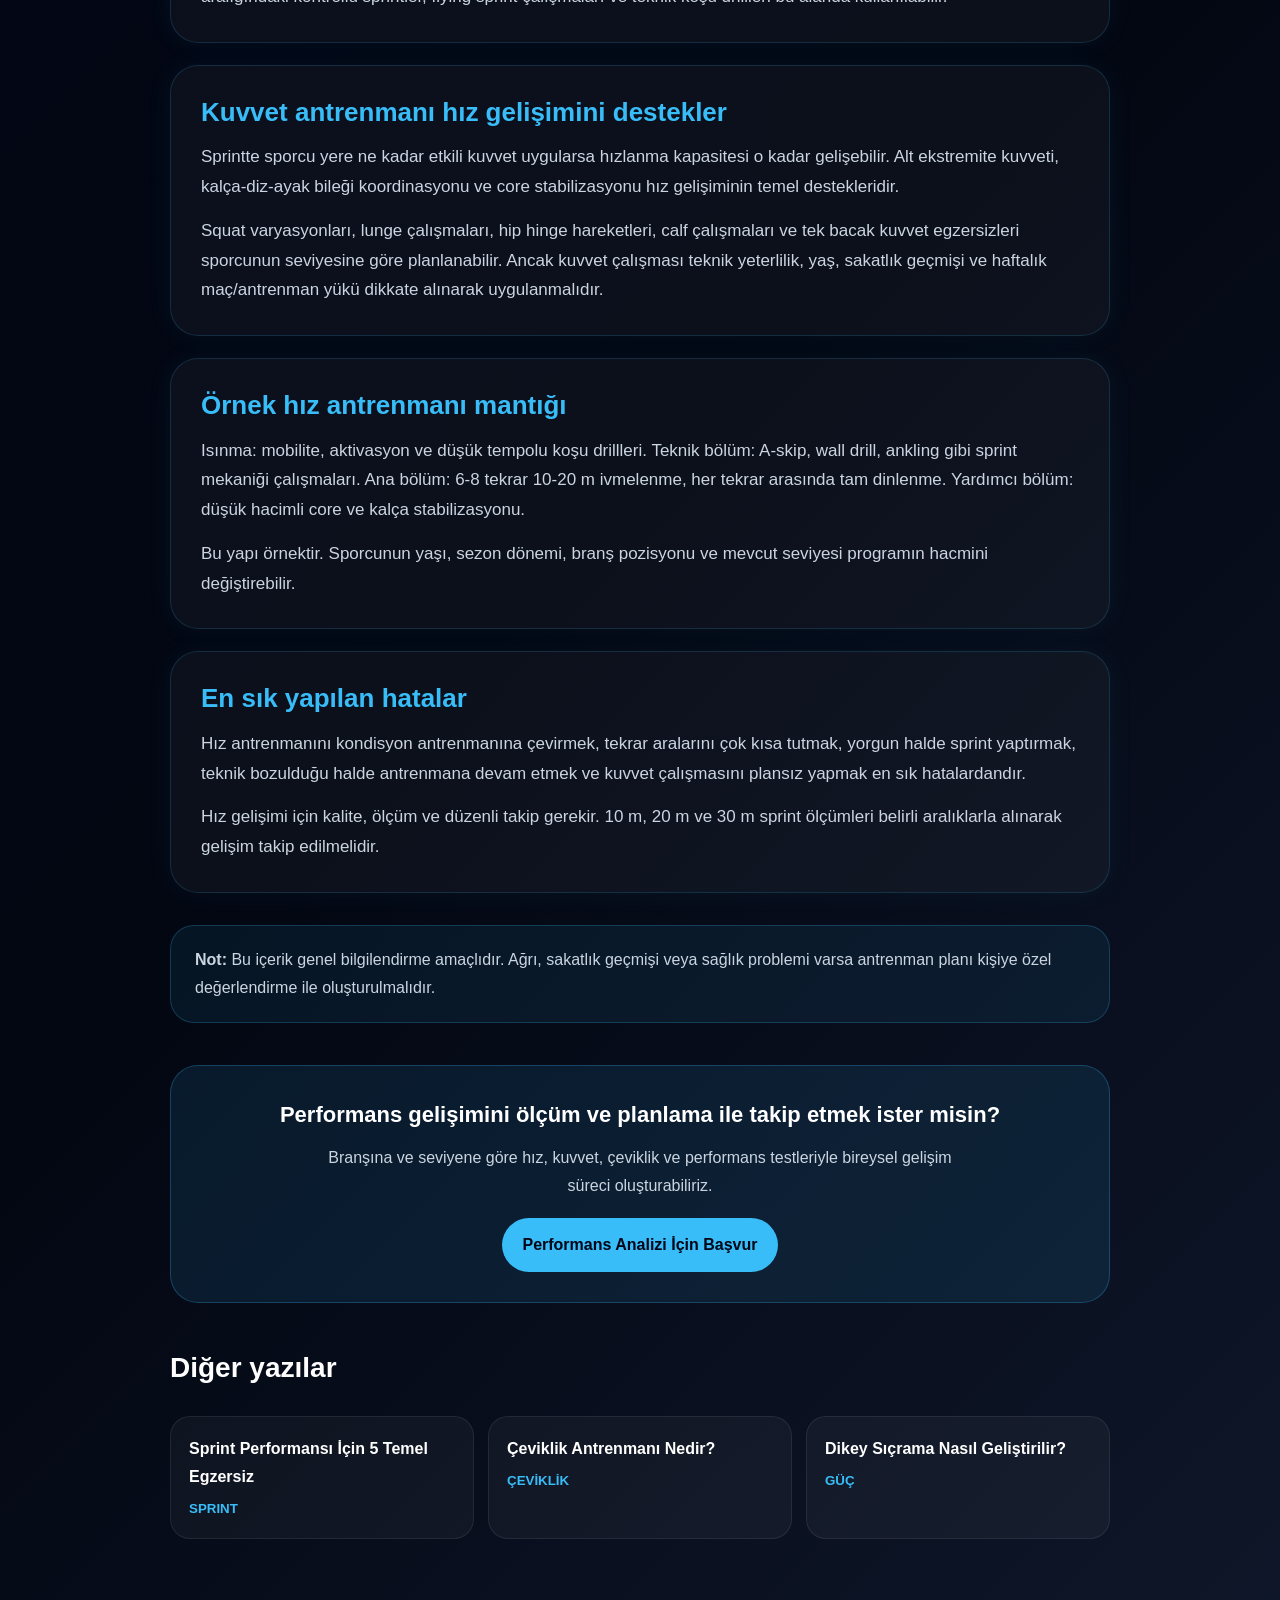
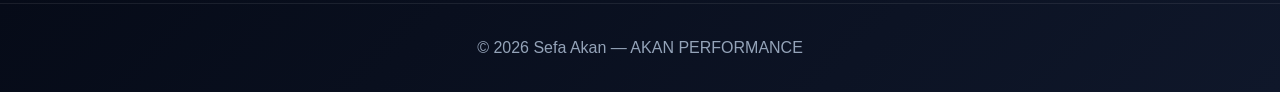
<file: blog/futbolcularda-hiz-gelisimi-nasil-olmali/index.html>
<!DOCTYPE html>
<html lang="tr">
<head>
<meta charset="UTF-8">
<meta name="viewport" content="width=device-width, initial-scale=1.0">
<title>Futbolcularda Hız Gelişimi Nasıl Olmalı? | AKAN PERFORMANCE</title>
<meta name="description" content="Futbolcularda hız gelişimi; ilk adım, ivmelenme, maksimum hız, kuvvet, çeviklik ve düzenli performans takibi ile planlanmalıdır.">
<meta name="keywords" content="futbol hız gelişimi, futbolcu sprint antrenmanı, ivmelenme, hız antrenmanı, futbol performans">
<meta name="robots" content="index, follow, max-image-preview:large">
<link rel="canonical" href="https://akanperformance.com/blog/futbolcularda-hiz-gelisimi-nasil-olmali/">
<link rel="icon" type="image/png" href="/favicon.png">
<meta property="og:title" content="Futbolcularda Hız Gelişimi Nasıl Olmalı? | AKAN PERFORMANCE">
<meta property="og:description" content="Futbolcularda hız gelişimi; ilk adım, ivmelenme, maksimum hız, kuvvet, çeviklik ve düzenli performans takibi ile planlanmalıdır.">
<meta property="og:type" content="article">
<meta property="og:url" content="https://akanperformance.com/blog/futbolcularda-hiz-gelisimi-nasil-olmali/">
<meta property="og:image" content="https://akanperformance.com/og-image.jpg">
<meta name="twitter:card" content="summary_large_image">
<meta name="twitter:title" content="Futbolcularda Hız Gelişimi Nasıl Olmalı?">
<meta name="twitter:description" content="Futbolcularda hız gelişimi; ilk adım, ivmelenme, maksimum hız, kuvvet, çeviklik ve düzenli performans takibi ile planlanmalıdır.">
<style>
:root{--bg:#020617;--panel:#0f172a;--panel2:#111827;--text:#fff;--muted:#cbd5e1;--soft:#94a3b8;--accent:#38bdf8;--line:rgba(56,189,248,.16)}
*{box-sizing:border-box}html{scroll-behavior:smooth}body{margin:0;font-family:Arial,Helvetica,sans-serif;background:radial-gradient(circle at 15% 5%,rgba(56,189,248,.18),transparent 25%),linear-gradient(135deg,#020617,#030712 60%,#0f172a);color:var(--text);line-height:1.75}a{color:inherit}.header{position:sticky;top:0;z-index:20;background:rgba(2,6,23,.86);backdrop-filter:blur(14px);border-bottom:1px solid var(--line)}.nav{max-width:1120px;margin:auto;padding:18px 20px;display:flex;justify-content:space-between;align-items:center;gap:18px}.logo{font-weight:900;text-decoration:none;color:white;letter-spacing:.5px}.logo span{color:var(--accent)}.nav-actions{display:flex;gap:10px;align-items:center}.nav a.btn{color:#020617;background:var(--accent);padding:10px 16px;border-radius:999px;text-decoration:none;font-weight:900}.nav a.ghost{color:var(--muted);text-decoration:none;font-weight:800}.article{max-width:980px;margin:0 auto;padding:64px 20px}.label{color:var(--accent);font-size:13px;letter-spacing:4px;font-weight:900}.article h1{font-size:clamp(34px,6vw,64px);line-height:1.05;margin:16px 0 22px;letter-spacing:-1.5px}.desc{font-size:20px;color:var(--muted);margin:0 0 34px}.meta{display:flex;gap:12px;flex-wrap:wrap;margin-bottom:34px}.meta span{padding:8px 12px;border-radius:999px;background:rgba(56,189,248,.08);border:1px solid var(--line);color:var(--muted);font-size:13px;font-weight:800}.toc{background:rgba(255,255,255,.045);border:1px solid var(--line);border-radius:24px;padding:24px;margin:24px 0 34px}.toc strong{color:var(--accent)}.toc ol{margin:12px 0 0;padding-left:22px}.toc a{text-decoration:none;color:var(--muted)}.toc a:hover{color:var(--accent)}.section{background:rgba(255,255,255,.04);border:1px solid var(--line);border-radius:28px;padding:30px;margin:22px 0;box-shadow:0 0 28px rgba(56,189,248,.06)}.section h2{color:var(--accent);font-size:26px;line-height:1.25;margin:0 0 14px}.section p{color:var(--muted);font-size:17px;margin:0 0 14px}.section p:last-child{margin-bottom:0}.note{padding:20px 24px;border-radius:24px;background:rgba(56,189,248,.08);border:1px solid rgba(56,189,248,.22);color:var(--muted);margin:32px 0}.related{margin-top:40px}.related h2{font-size:28px}.related-grid{display:grid;grid-template-columns:repeat(3,1fr);gap:14px}.related a{padding:18px;border-radius:20px;background:rgba(255,255,255,.04);border:1px solid rgba(255,255,255,.08);text-decoration:none;color:white;font-weight:900}.related small{display:block;color:var(--accent);font-weight:800;margin-top:6px}.cta{margin-top:42px;padding:30px;border-radius:28px;background:rgba(56,189,248,.10);border:1px solid rgba(56,189,248,.25);text-align:center}.cta strong{font-size:22px}.cta p{color:var(--muted);margin:10px auto 0;max-width:650px}.cta a{display:inline-block;margin-top:18px;background:var(--accent);color:#020617;padding:13px 20px;border-radius:999px;text-decoration:none;font-weight:900}.footer{text-align:center;color:#94a3b8;padding:30px 20px;border-top:1px solid rgba(255,255,255,.08)}@media(max-width:720px){.nav{align-items:flex-start}.nav-actions{flex-direction:column;align-items:flex-end}.article{padding-top:44px}.desc{font-size:17px}.section{padding:24px 18px}.related-grid{grid-template-columns:1fr}.nav a.ghost{font-size:13px}.nav a.btn{font-size:13px;padding:9px 12px}}
</style>
<script type="application/ld+json">{"@context": "https://schema.org", "@type": "BlogPosting", "headline": "Futbolcularda Hız Gelişimi Nasıl Olmalı?", "description": "Futbolcularda hız gelişimi; ilk adım, ivmelenme, maksimum hız, kuvvet, çeviklik ve düzenli performans takibi ile planlanmalıdır.", "author": {"@type": "Person", "name": "Sefa Akan"}, "publisher": {"@type": "Organization", "name": "AKAN PERFORMANCE", "logo": {"@type": "ImageObject", "url": "https://akanperformance.com/favicon.png"}}, "mainEntityOfPage": {"@type": "WebPage", "@id": "https://akanperformance.com/blog/futbolcularda-hiz-gelisimi-nasil-olmali/"}, "url": "https://akanperformance.com/blog/futbolcularda-hiz-gelisimi-nasil-olmali/", "inLanguage": "tr-TR"}</script>
</head>
<body>
<header class="header"><div class="nav"><a class="logo" href="/">AKAN <span>PERFORMANCE</span></a><div class="nav-actions"><a class="ghost" href="/blog/">Blog</a><a class="btn" href="/#iletisim">Başvuru Yap</a></div></div></header>
<main class="article">
  <div class="label">FUTBOL</div>
  <h1>Futbolcularda Hız Gelişimi Nasıl Olmalı?</h1>
  <p class="desc">Futbolcularda hız gelişimi; ilk adım, ivmelenme, maksimum hız, kuvvet, çeviklik ve düzenli performans takibi ile planlanmalıdır.</p>
  <div class="meta"><span>Okuma süresi: 4-6 dk</span><span>Performans Antrenmanı</span><span>Sefa Akan</span></div>
  <div class="toc"><strong>İçindekiler</strong><ol><li><a href="#bolum-1">Futbolda hız sadece düz koşu değildir</a></li>
<li><a href="#bolum-2">İlk adım ve ivmelenme öncelik olmalı</a></li>
<li><a href="#bolum-3">Maksimum hız da ihmal edilmemeli</a></li>
<li><a href="#bolum-4">Kuvvet antrenmanı hız gelişimini destekler</a></li>
<li><a href="#bolum-5">Örnek hız antrenmanı mantığı</a></li>
<li><a href="#bolum-6">En sık yapılan hatalar</a></li></ol></div>
  <section class="section" id="bolum-1"><h2>Futbolda hız sadece düz koşu değildir</h2><p>Futbolda hız; ilk adım, ivmelenme, maksimum hız, yön değiştirme, reaksiyon ve doğru zamanda hareket edebilme becerilerinin birleşimidir. Oyuncu maç içinde çoğu zaman kısa mesafelerde hızlanır, fren yapar, yön değiştirir ve yeniden hızlanır. Bu yüzden futbolcular için hız antrenmanı yalnızca uzun sprintlerden oluşmamalıdır.</p><p>İyi planlanmış bir hız gelişim sürecinde amaç sporcuyu sadece yormak değil, daha kaliteli hareket ettirmek ve sahadaki aksiyon hızını artırmaktır.</p></section>
<section class="section" id="bolum-2"><h2>İlk adım ve ivmelenme öncelik olmalı</h2><p>Futbolda birçok kritik pozisyon 5-10 metre içinde oluşur. Topa ilk ulaşma, rakipten ayrılma, baskıya çıkma ve savunma arkasına koşu gibi aksiyonlarda ilk adım kalitesi belirleyicidir.</p><p>Bu nedenle kısa mesafe sprintleri, çıkış çalışmaları, farklı pozisyonlardan ivmelenmeler ve teknik odaklı tekrarlar programda yer almalıdır. Tekrarlar arasında yeterli dinlenme verilmelidir; çünkü hız antrenmanının amacı yorgunluk değil, yüksek kalite üretmektir.</p></section>
<section class="section" id="bolum-3"><h2>Maksimum hız da ihmal edilmemeli</h2><p>Futbolda her sprint kısa mesafede bitmez. Kanat koşuları, savunma arkası koşular, kontra ataklar ve geri koşular daha uzun mesafelerde maksimum hıza yaklaşmayı gerektirir.</p><p>Maksimum hız gelişimi için dik postür, kalça pozisyonu, ayak temas kalitesi ve ritim önemlidir. 20-40 metre aralığındaki kontrollü sprintler, flying sprint çalışmaları ve teknik koşu drillleri bu alanda kullanılabilir.</p></section>
<section class="section" id="bolum-4"><h2>Kuvvet antrenmanı hız gelişimini destekler</h2><p>Sprintte sporcu yere ne kadar etkili kuvvet uygularsa hızlanma kapasitesi o kadar gelişebilir. Alt ekstremite kuvveti, kalça-diz-ayak bileği koordinasyonu ve core stabilizasyonu hız gelişiminin temel destekleridir.</p><p>Squat varyasyonları, lunge çalışmaları, hip hinge hareketleri, calf çalışmaları ve tek bacak kuvvet egzersizleri sporcunun seviyesine göre planlanabilir. Ancak kuvvet çalışması teknik yeterlilik, yaş, sakatlık geçmişi ve haftalık maç/antrenman yükü dikkate alınarak uygulanmalıdır.</p></section>
<section class="section" id="bolum-5"><h2>Örnek hız antrenmanı mantığı</h2><p>Isınma: mobilite, aktivasyon ve düşük tempolu koşu drillleri. Teknik bölüm: A-skip, wall drill, ankling gibi sprint mekaniği çalışmaları. Ana bölüm: 6-8 tekrar 10-20 m ivmelenme, her tekrar arasında tam dinlenme. Yardımcı bölüm: düşük hacimli core ve kalça stabilizasyonu.</p><p>Bu yapı örnektir. Sporcunun yaşı, sezon dönemi, branş pozisyonu ve mevcut seviyesi programın hacmini değiştirebilir.</p></section>
<section class="section" id="bolum-6"><h2>En sık yapılan hatalar</h2><p>Hız antrenmanını kondisyon antrenmanına çevirmek, tekrar aralarını çok kısa tutmak, yorgun halde sprint yaptırmak, teknik bozulduğu halde antrenmana devam etmek ve kuvvet çalışmasını plansız yapmak en sık hatalardandır.</p><p>Hız gelişimi için kalite, ölçüm ve düzenli takip gerekir. 10 m, 20 m ve 30 m sprint ölçümleri belirli aralıklarla alınarak gelişim takip edilmelidir.</p></section>
  <div class="note"><strong>Not:</strong> Bu içerik genel bilgilendirme amaçlıdır. Ağrı, sakatlık geçmişi veya sağlık problemi varsa antrenman planı kişiye özel değerlendirme ile oluşturulmalıdır.</div>
  <div class="cta"><strong>Performans gelişimini ölçüm ve planlama ile takip etmek ister misin?</strong><p>Branşına ve seviyene göre hız, kuvvet, çeviklik ve performans testleriyle bireysel gelişim süreci oluşturabiliriz.</p><a href="/#iletisim">Performans Analizi İçin Başvur</a></div>
  <div class="related"><h2>Diğer yazılar</h2><div class="related-grid"><a href="/blog/sprint-performansi-icin-5-temel-egzersiz/">Sprint Performansı İçin 5 Temel Egzersiz<small>SPRINT</small></a>
<a href="/blog/ceviklik-antrenmani-nedir/">Çeviklik Antrenmanı Nedir?<small>ÇEVİKLİK</small></a>
<a href="/blog/dikey-sicrama-nasil-gelistirilir/">Dikey Sıçrama Nasıl Geliştirilir?<small>GÜÇ</small></a></div></div>
</main>
<footer class="footer">© 2026 Sefa Akan — AKAN PERFORMANCE</footer>
</body>
</html>
</file>
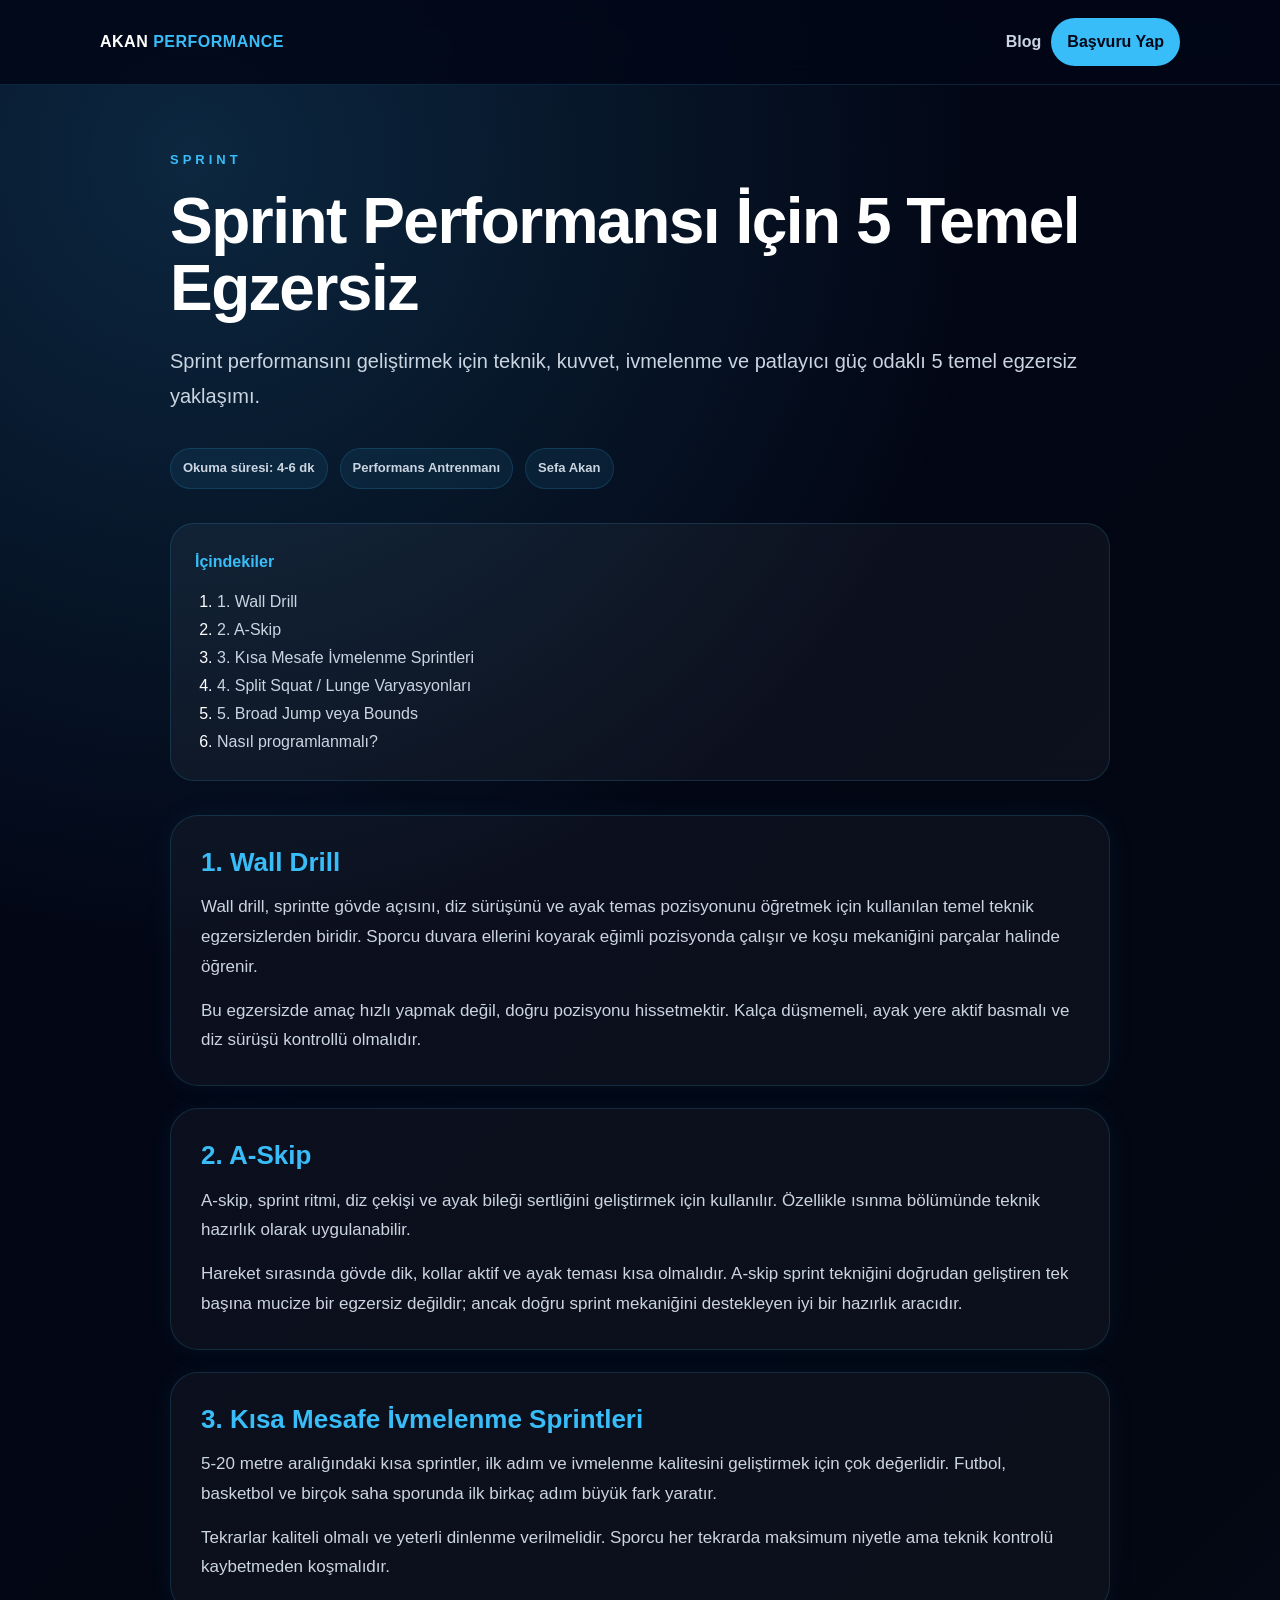
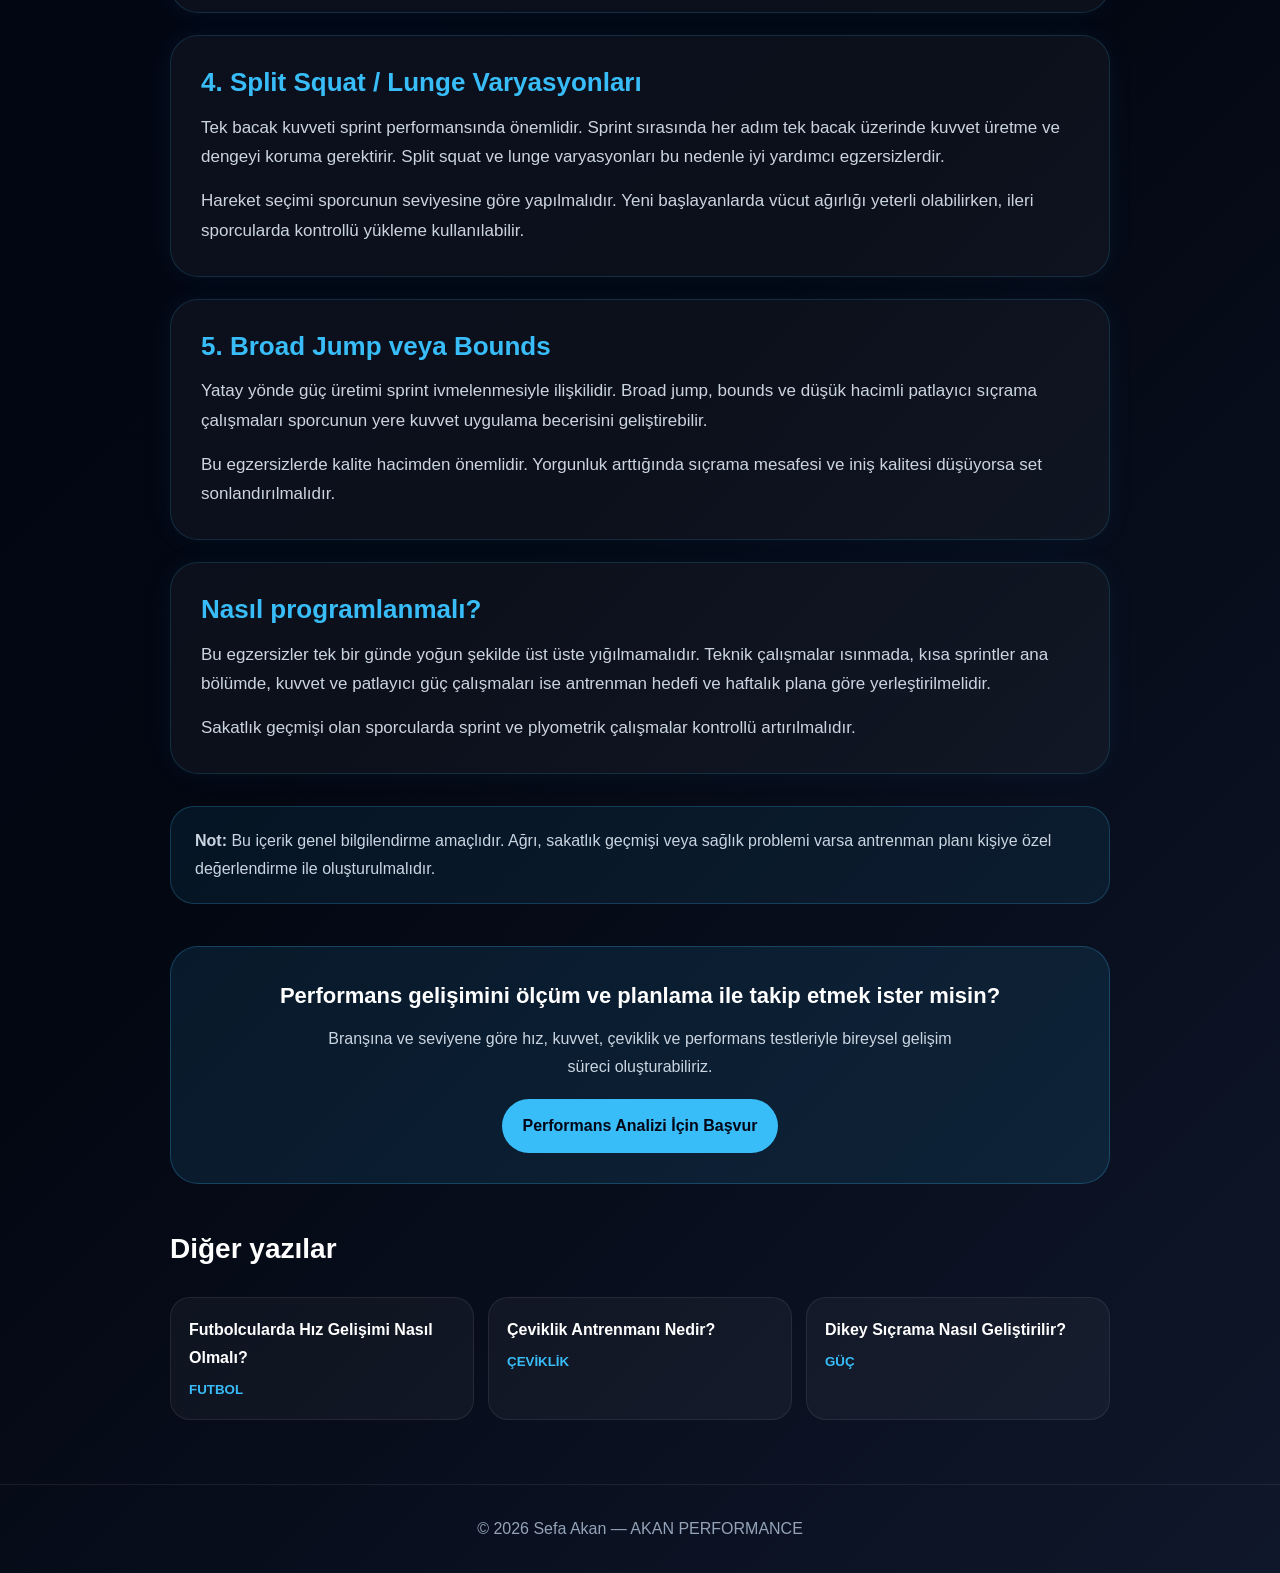
<file: blog/sprint-performansi-icin-5-temel-egzersiz/index.html>
<!DOCTYPE html>
<html lang="tr">
<head>
<meta charset="UTF-8">
<meta name="viewport" content="width=device-width, initial-scale=1.0">
<title>Sprint Performansı İçin 5 Temel Egzersiz | AKAN PERFORMANCE</title>
<meta name="description" content="Sprint performansını geliştirmek için teknik, kuvvet, ivmelenme ve patlayıcı güç odaklı 5 temel egzersiz yaklaşımı.">
<meta name="keywords" content="sprint egzersizleri, sprint performansı, hız antrenmanı, ivmelenme egzersizleri, sprint tekniği">
<meta name="robots" content="index, follow, max-image-preview:large">
<link rel="canonical" href="https://akanperformance.com/blog/sprint-performansi-icin-5-temel-egzersiz/">
<link rel="icon" type="image/png" href="/favicon.png">
<meta property="og:title" content="Sprint Performansı İçin 5 Temel Egzersiz | AKAN PERFORMANCE">
<meta property="og:description" content="Sprint performansını geliştirmek için teknik, kuvvet, ivmelenme ve patlayıcı güç odaklı 5 temel egzersiz yaklaşımı.">
<meta property="og:type" content="article">
<meta property="og:url" content="https://akanperformance.com/blog/sprint-performansi-icin-5-temel-egzersiz/">
<meta property="og:image" content="https://akanperformance.com/og-image.jpg">
<meta name="twitter:card" content="summary_large_image">
<meta name="twitter:title" content="Sprint Performansı İçin 5 Temel Egzersiz">
<meta name="twitter:description" content="Sprint performansını geliştirmek için teknik, kuvvet, ivmelenme ve patlayıcı güç odaklı 5 temel egzersiz yaklaşımı.">
<style>
:root{--bg:#020617;--panel:#0f172a;--panel2:#111827;--text:#fff;--muted:#cbd5e1;--soft:#94a3b8;--accent:#38bdf8;--line:rgba(56,189,248,.16)}
*{box-sizing:border-box}html{scroll-behavior:smooth}body{margin:0;font-family:Arial,Helvetica,sans-serif;background:radial-gradient(circle at 15% 5%,rgba(56,189,248,.18),transparent 25%),linear-gradient(135deg,#020617,#030712 60%,#0f172a);color:var(--text);line-height:1.75}a{color:inherit}.header{position:sticky;top:0;z-index:20;background:rgba(2,6,23,.86);backdrop-filter:blur(14px);border-bottom:1px solid var(--line)}.nav{max-width:1120px;margin:auto;padding:18px 20px;display:flex;justify-content:space-between;align-items:center;gap:18px}.logo{font-weight:900;text-decoration:none;color:white;letter-spacing:.5px}.logo span{color:var(--accent)}.nav-actions{display:flex;gap:10px;align-items:center}.nav a.btn{color:#020617;background:var(--accent);padding:10px 16px;border-radius:999px;text-decoration:none;font-weight:900}.nav a.ghost{color:var(--muted);text-decoration:none;font-weight:800}.article{max-width:980px;margin:0 auto;padding:64px 20px}.label{color:var(--accent);font-size:13px;letter-spacing:4px;font-weight:900}.article h1{font-size:clamp(34px,6vw,64px);line-height:1.05;margin:16px 0 22px;letter-spacing:-1.5px}.desc{font-size:20px;color:var(--muted);margin:0 0 34px}.meta{display:flex;gap:12px;flex-wrap:wrap;margin-bottom:34px}.meta span{padding:8px 12px;border-radius:999px;background:rgba(56,189,248,.08);border:1px solid var(--line);color:var(--muted);font-size:13px;font-weight:800}.toc{background:rgba(255,255,255,.045);border:1px solid var(--line);border-radius:24px;padding:24px;margin:24px 0 34px}.toc strong{color:var(--accent)}.toc ol{margin:12px 0 0;padding-left:22px}.toc a{text-decoration:none;color:var(--muted)}.toc a:hover{color:var(--accent)}.section{background:rgba(255,255,255,.04);border:1px solid var(--line);border-radius:28px;padding:30px;margin:22px 0;box-shadow:0 0 28px rgba(56,189,248,.06)}.section h2{color:var(--accent);font-size:26px;line-height:1.25;margin:0 0 14px}.section p{color:var(--muted);font-size:17px;margin:0 0 14px}.section p:last-child{margin-bottom:0}.note{padding:20px 24px;border-radius:24px;background:rgba(56,189,248,.08);border:1px solid rgba(56,189,248,.22);color:var(--muted);margin:32px 0}.related{margin-top:40px}.related h2{font-size:28px}.related-grid{display:grid;grid-template-columns:repeat(3,1fr);gap:14px}.related a{padding:18px;border-radius:20px;background:rgba(255,255,255,.04);border:1px solid rgba(255,255,255,.08);text-decoration:none;color:white;font-weight:900}.related small{display:block;color:var(--accent);font-weight:800;margin-top:6px}.cta{margin-top:42px;padding:30px;border-radius:28px;background:rgba(56,189,248,.10);border:1px solid rgba(56,189,248,.25);text-align:center}.cta strong{font-size:22px}.cta p{color:var(--muted);margin:10px auto 0;max-width:650px}.cta a{display:inline-block;margin-top:18px;background:var(--accent);color:#020617;padding:13px 20px;border-radius:999px;text-decoration:none;font-weight:900}.footer{text-align:center;color:#94a3b8;padding:30px 20px;border-top:1px solid rgba(255,255,255,.08)}@media(max-width:720px){.nav{align-items:flex-start}.nav-actions{flex-direction:column;align-items:flex-end}.article{padding-top:44px}.desc{font-size:17px}.section{padding:24px 18px}.related-grid{grid-template-columns:1fr}.nav a.ghost{font-size:13px}.nav a.btn{font-size:13px;padding:9px 12px}}
</style>
<script type="application/ld+json">{"@context": "https://schema.org", "@type": "BlogPosting", "headline": "Sprint Performansı İçin 5 Temel Egzersiz", "description": "Sprint performansını geliştirmek için teknik, kuvvet, ivmelenme ve patlayıcı güç odaklı 5 temel egzersiz yaklaşımı.", "author": {"@type": "Person", "name": "Sefa Akan"}, "publisher": {"@type": "Organization", "name": "AKAN PERFORMANCE", "logo": {"@type": "ImageObject", "url": "https://akanperformance.com/favicon.png"}}, "mainEntityOfPage": {"@type": "WebPage", "@id": "https://akanperformance.com/blog/sprint-performansi-icin-5-temel-egzersiz/"}, "url": "https://akanperformance.com/blog/sprint-performansi-icin-5-temel-egzersiz/", "inLanguage": "tr-TR"}</script>
</head>
<body>
<header class="header"><div class="nav"><a class="logo" href="/">AKAN <span>PERFORMANCE</span></a><div class="nav-actions"><a class="ghost" href="/blog/">Blog</a><a class="btn" href="/#iletisim">Başvuru Yap</a></div></div></header>
<main class="article">
  <div class="label">SPRINT</div>
  <h1>Sprint Performansı İçin 5 Temel Egzersiz</h1>
  <p class="desc">Sprint performansını geliştirmek için teknik, kuvvet, ivmelenme ve patlayıcı güç odaklı 5 temel egzersiz yaklaşımı.</p>
  <div class="meta"><span>Okuma süresi: 4-6 dk</span><span>Performans Antrenmanı</span><span>Sefa Akan</span></div>
  <div class="toc"><strong>İçindekiler</strong><ol><li><a href="#bolum-1">1. Wall Drill</a></li>
<li><a href="#bolum-2">2. A-Skip</a></li>
<li><a href="#bolum-3">3. Kısa Mesafe İvmelenme Sprintleri</a></li>
<li><a href="#bolum-4">4. Split Squat / Lunge Varyasyonları</a></li>
<li><a href="#bolum-5">5. Broad Jump veya Bounds</a></li>
<li><a href="#bolum-6">Nasıl programlanmalı?</a></li></ol></div>
  <section class="section" id="bolum-1"><h2>1. Wall Drill</h2><p>Wall drill, sprintte gövde açısını, diz sürüşünü ve ayak temas pozisyonunu öğretmek için kullanılan temel teknik egzersizlerden biridir. Sporcu duvara ellerini koyarak eğimli pozisyonda çalışır ve koşu mekaniğini parçalar halinde öğrenir.</p><p>Bu egzersizde amaç hızlı yapmak değil, doğru pozisyonu hissetmektir. Kalça düşmemeli, ayak yere aktif basmalı ve diz sürüşü kontrollü olmalıdır.</p></section>
<section class="section" id="bolum-2"><h2>2. A-Skip</h2><p>A-skip, sprint ritmi, diz çekişi ve ayak bileği sertliğini geliştirmek için kullanılır. Özellikle ısınma bölümünde teknik hazırlık olarak uygulanabilir.</p><p>Hareket sırasında gövde dik, kollar aktif ve ayak teması kısa olmalıdır. A-skip sprint tekniğini doğrudan geliştiren tek başına mucize bir egzersiz değildir; ancak doğru sprint mekaniğini destekleyen iyi bir hazırlık aracıdır.</p></section>
<section class="section" id="bolum-3"><h2>3. Kısa Mesafe İvmelenme Sprintleri</h2><p>5-20 metre aralığındaki kısa sprintler, ilk adım ve ivmelenme kalitesini geliştirmek için çok değerlidir. Futbol, basketbol ve birçok saha sporunda ilk birkaç adım büyük fark yaratır.</p><p>Tekrarlar kaliteli olmalı ve yeterli dinlenme verilmelidir. Sporcu her tekrarda maksimum niyetle ama teknik kontrolü kaybetmeden koşmalıdır.</p></section>
<section class="section" id="bolum-4"><h2>4. Split Squat / Lunge Varyasyonları</h2><p>Tek bacak kuvveti sprint performansında önemlidir. Sprint sırasında her adım tek bacak üzerinde kuvvet üretme ve dengeyi koruma gerektirir. Split squat ve lunge varyasyonları bu nedenle iyi yardımcı egzersizlerdir.</p><p>Hareket seçimi sporcunun seviyesine göre yapılmalıdır. Yeni başlayanlarda vücut ağırlığı yeterli olabilirken, ileri sporcularda kontrollü yükleme kullanılabilir.</p></section>
<section class="section" id="bolum-5"><h2>5. Broad Jump veya Bounds</h2><p>Yatay yönde güç üretimi sprint ivmelenmesiyle ilişkilidir. Broad jump, bounds ve düşük hacimli patlayıcı sıçrama çalışmaları sporcunun yere kuvvet uygulama becerisini geliştirebilir.</p><p>Bu egzersizlerde kalite hacimden önemlidir. Yorgunluk arttığında sıçrama mesafesi ve iniş kalitesi düşüyorsa set sonlandırılmalıdır.</p></section>
<section class="section" id="bolum-6"><h2>Nasıl programlanmalı?</h2><p>Bu egzersizler tek bir günde yoğun şekilde üst üste yığılmamalıdır. Teknik çalışmalar ısınmada, kısa sprintler ana bölümde, kuvvet ve patlayıcı güç çalışmaları ise antrenman hedefi ve haftalık plana göre yerleştirilmelidir.</p><p>Sakatlık geçmişi olan sporcularda sprint ve plyometrik çalışmalar kontrollü artırılmalıdır.</p></section>
  <div class="note"><strong>Not:</strong> Bu içerik genel bilgilendirme amaçlıdır. Ağrı, sakatlık geçmişi veya sağlık problemi varsa antrenman planı kişiye özel değerlendirme ile oluşturulmalıdır.</div>
  <div class="cta"><strong>Performans gelişimini ölçüm ve planlama ile takip etmek ister misin?</strong><p>Branşına ve seviyene göre hız, kuvvet, çeviklik ve performans testleriyle bireysel gelişim süreci oluşturabiliriz.</p><a href="/#iletisim">Performans Analizi İçin Başvur</a></div>
  <div class="related"><h2>Diğer yazılar</h2><div class="related-grid"><a href="/blog/futbolcularda-hiz-gelisimi-nasil-olmali/">Futbolcularda Hız Gelişimi Nasıl Olmalı?<small>FUTBOL</small></a>
<a href="/blog/ceviklik-antrenmani-nedir/">Çeviklik Antrenmanı Nedir?<small>ÇEVİKLİK</small></a>
<a href="/blog/dikey-sicrama-nasil-gelistirilir/">Dikey Sıçrama Nasıl Geliştirilir?<small>GÜÇ</small></a></div></div>
</main>
<footer class="footer">© 2026 Sefa Akan — AKAN PERFORMANCE</footer>
</body>
</html>
</file>
<file: fitness/style.css>
* {
  margin: 0;
  padding: 0;
  box-sizing: border-box;
}

:root {
  --bg: #070707;
  --panel: #111113;
  --panel-2: #18181b;
  --text: #ffffff;
  --muted: #c9c9d1;
  --soft: #8d8d99;
  --line: rgba(255, 255, 255, 0.10);
  --accent: #a3e635;
  --accent-2: #bef264;
  --dark: #050505;
}

html {
  scroll-behavior: smooth;
}

body {
  font-family: Arial, Helvetica, sans-serif;
  background: var(--bg);
  color: var(--text);
  overflow-x: hidden;
}

body::before {
  content: "";
  position: fixed;
  inset: 0;
  z-index: -5;
  background:
    radial-gradient(circle at 80% 10%, rgba(163, 230, 53, 0.15), transparent 28%),
    radial-gradient(circle at 15% 30%, rgba(255, 255, 255, 0.06), transparent 24%),
    linear-gradient(135deg, #070707, #09090b 50%, #0f1111);
}

a {
  text-decoration: none;
  color: inherit;
}

section {
  scroll-margin-top: 110px;
}

/* HEADER */
.header {
  position: fixed;
  top: 0;
  left: 0;
  width: 100%;
  z-index: 999;
  background: rgba(5, 5, 5, 0.82);
  backdrop-filter: blur(18px);
  border-bottom: 1px solid var(--line);
}

.navbar {
  width: 100%;
  max-width: 1320px;
  min-height: 86px;
  margin: 0 auto;
  padding: 0 48px;
  display: grid;
  grid-template-columns: 260px 1fr 150px;
  align-items: center;
  gap: 24px;
}

.logo {
  justify-self: start;
  color: var(--text);
  font-size: 22px;
  font-weight: 900;
  line-height: 1;
  letter-spacing: -1px;
}

.logo span {
  color: var(--accent);
}

.logo small {
  display: block;
  margin-top: 8px;
  color: var(--text);
  font-size: 12px;
  letter-spacing: 6px;
  font-weight: 700;
  opacity: 0.9;
}

.nav-links {
  display: flex;
  align-items: center;
  justify-content: center;
  gap: 34px;
}

.nav-links a {
  color: var(--text);
  font-size: 15px;
  font-weight: 700;
  opacity: 0.9;
  transition: 0.3s;
  white-space: nowrap;
}

.nav-links a:hover {
  color: var(--accent);
  opacity: 1;
}

.nav-btn {
  justify-self: end;
  background: var(--accent);
  color: var(--dark);
  padding: 14px 26px;
  border-radius: 999px;
  font-size: 15px;
  font-weight: 900;
  transition: 0.3s;
}

.nav-btn:hover {
  background: var(--accent-2);
  transform: translateY(-2px);
}

.menu-toggle {
  display: none;
}

/* HERO */
.hero {
  position: relative;
  padding: 165px 20px 90px;
  min-height: 100vh;
}

.hero-bg {
  position: absolute;
  inset: 0;
  z-index: -1;
  background:
    radial-gradient(circle at 85% 18%, rgba(163, 230, 53, 0.20), transparent 30%),
    radial-gradient(circle at 10% 70%, rgba(255, 255, 255, 0.07), transparent 28%);
}

.hero-container {
  max-width: 1320px;
  margin: auto;
  display: grid;
  grid-template-columns: 1.05fr 0.95fr;
  gap: 70px;
  align-items: center;
}

.badge {
  display: inline-flex;
  align-items: center;
  gap: 8px;
  border: 1px solid rgba(163, 230, 53, 0.28);
  background: rgba(163, 230, 53, 0.10);
  color: var(--accent-2);
  padding: 10px 18px;
  border-radius: 999px;
  font-size: 14px;
  font-weight: 800;
  margin-bottom: 26px;
}

.hero h1 {
  max-width: 760px;
  font-size: clamp(52px, 6.6vw, 88px);
  line-height: 0.93;
  font-weight: 900;
  letter-spacing: -4px;
  margin-bottom: 28px;
}

.hero p {
  max-width: 620px;
  color: var(--muted);
  font-size: 20px;
  line-height: 1.75;
  margin-bottom: 26px;
}

.hero-tags {
  display: flex;
  flex-wrap: wrap;
  gap: 12px;
  margin: 0 0 34px;
}

.hero-tags span {
  border: 1px solid rgba(163, 230, 53, 0.24);
  background: rgba(163, 230, 53, 0.08);
  color: #eaffc9;
  padding: 10px 14px;
  border-radius: 999px;
  font-size: 13px;
  font-weight: 800;
}

.hero-buttons {
  display: flex;
  gap: 16px;
  flex-wrap: wrap;
}

.btn-primary,
.btn-secondary {
  display: inline-flex;
  align-items: center;
  justify-content: center;
  min-width: 170px;
  padding: 16px 28px;
  border-radius: 999px;
  font-weight: 900;
  transition: 0.3s;
}

.btn-primary {
  background: var(--accent);
  color: var(--dark);
  box-shadow: 0 0 30px rgba(163, 230, 53, 0.18);
}

.btn-primary:hover {
  background: var(--accent-2);
  transform: translateY(-3px);
}

.btn-secondary {
  border: 1px solid rgba(255, 255, 255, 0.18);
  color: var(--text);
  background: rgba(255, 255, 255, 0.03);
}

.btn-secondary:hover {
  background: rgba(255, 255, 255, 0.09);
  transform: translateY(-3px);
}

/* HERO VISUAL */
.hero-visual {
  position: relative;
  min-height: 560px;
  display: flex;
  align-items: center;
  justify-content: center;
}

.image-card {
  position: relative;
  width: min(430px, 92%);
  aspect-ratio: 4 / 5.15;
  border-radius: 38px;
  overflow: hidden;
  background: linear-gradient(135deg, #27272a, #09090b);
  border: 1px solid rgba(163, 230, 53, 0.18);
  box-shadow:
    0 34px 100px rgba(0, 0, 0, 0.55),
    0 0 80px rgba(163, 230, 53, 0.10);
}

.image-card img {
  width: 100%;
  height: 100%;
  object-fit: cover;
  object-position: center;
  display: block;
  filter: contrast(1.04) saturate(1.04);
}

.image-glow {
  position: absolute;
  inset: auto 0 0;
  height: 45%;
  background: linear-gradient(to top, rgba(5, 5, 5, 0.78), transparent);
}

.floating-card {
  position: absolute;
  left: 18px;
  bottom: 28px;
  max-width: 330px;
  background: rgba(255, 255, 255, 0.96);
  color: var(--dark);
  padding: 22px;
  border-radius: 28px;
  box-shadow: 0 18px 50px rgba(0, 0, 0, 0.38);
}

.floating-card span {
  display: inline-block;
  color: #3f6212;
  font-size: 12px;
  font-weight: 900;
  margin-bottom: 8px;
}

.floating-card h3 {
  font-size: 24px;
  line-height: 1.1;
  font-weight: 900;
  margin-bottom: 8px;
}

.floating-card p {
  color: #52525b;
  font-size: 14px;
  line-height: 1.55;
  margin: 0;
}

/* STATS */
.stats {
  padding: 50px 20px;
  border-top: 1px solid var(--line);
  border-bottom: 1px solid var(--line);
  background: rgba(255, 255, 255, 0.03);
}

.stats-container {
  max-width: 1320px;
  margin: auto;
  display: grid;
  grid-template-columns: repeat(4, 1fr);
  gap: 18px;
}

.stat-card {
  background: rgba(24, 24, 27, 0.82);
  border: 1px solid var(--line);
  padding: 28px;
  border-radius: 28px;
}

.stat-card h3 {
  color: var(--accent);
  font-size: 32px;
  font-weight: 900;
  margin-bottom: 10px;
}

.stat-card p {
  color: var(--muted);
  font-size: 15px;
  line-height: 1.5;
}

/* SHARED SECTION */
.section-label {
  color: var(--accent);
  font-weight: 900;
  margin-bottom: 14px;
  letter-spacing: 3px;
  font-size: 13px;
}

.section-label.dark {
  color: #365314;
}

.about h2,
.section-heading h2,
.nutrition h2,
.results h2 {
  font-size: clamp(34px, 4.6vw, 58px);
  line-height: 1.05;
  font-weight: 900;
  letter-spacing: -2px;
  margin-bottom: 24px;
}

.section-heading {
  max-width: 1320px;
  margin: 0 auto 48px;
}

.section-heading.center {
  max-width: 920px;
  text-align: center;
}

/* ABOUT */
.about {
  padding: 105px 20px;
}

.about-container {
  max-width: 1320px;
  margin: auto;
  display: grid;
  grid-template-columns: 1.15fr 0.85fr;
  gap: 50px;
  align-items: start;
}

.about-text {
  color: var(--muted);
  line-height: 1.85;
  font-size: 18px;
  margin-bottom: 18px;
}

.education-card {
  background:
    linear-gradient(145deg, rgba(163, 230, 53, 0.08), rgba(255, 255, 255, 0.03)),
    var(--panel);
  border: 1px solid rgba(163, 230, 53, 0.17);
  padding: 36px;
  border-radius: 34px;
  box-shadow: 0 30px 80px rgba(0, 0, 0, 0.22);
}

.education-card h3 {
  font-size: 26px;
  margin-bottom: 24px;
}

.education-card ul {
  list-style: none;
}

.education-card li {
  color: var(--muted);
  margin-bottom: 16px;
  display: flex;
  align-items: center;
  gap: 12px;
  line-height: 1.5;
}

.education-card li::before {
  content: "✓";
  color: var(--accent);
  font-weight: 900;
}

/* SERVICES */
.services {
  padding: 105px 20px;
  background: rgba(24, 24, 27, 0.58);
  border-top: 1px solid var(--line);
  border-bottom: 1px solid var(--line);
}

.services-container {
  max-width: 1320px;
  margin: auto;
}

.service-grid {
  display: grid;
  grid-template-columns: repeat(4, 1fr);
  gap: 20px;
}

.service-card {
  background: rgba(9, 9, 11, 0.88);
  border: 1px solid var(--line);
  padding: 30px;
  border-radius: 32px;
  transition: 0.3s;
}

.service-card:hover {
  border-color: rgba(163, 230, 53, 0.55);
  transform: translateY(-8px);
  box-shadow: 0 24px 70px rgba(0, 0, 0, 0.25);
}

.icon {
  width: 60px;
  height: 60px;
  border-radius: 20px;
  background: var(--accent);
  color: var(--dark);
  display: flex;
  align-items: center;
  justify-content: center;
  font-size: 28px;
  margin-bottom: 22px;
}

.service-card h3 {
  font-size: 22px;
  margin-bottom: 8px;
}

.service-card span {
  display: block;
  color: var(--accent-2);
  font-size: 13px;
  font-weight: 900;
  margin-bottom: 15px;
}

.service-card p {
  color: var(--soft);
  line-height: 1.75;
}

/* SYSTEM */
.system {
  padding: 105px 20px;
}

.system-container {
  max-width: 1320px;
  margin: auto;
  display: grid;
  grid-template-columns: repeat(3, 1fr);
  gap: 22px;
}

.step-card {
  background: rgba(255, 255, 255, 0.035);
  border: 1px solid var(--line);
  padding: 36px;
  border-radius: 32px;
}

.step-card h3 {
  color: var(--accent);
  font-size: 58px;
  font-weight: 900;
  margin-bottom: 22px;
}

.step-card h4 {
  font-size: 28px;
  margin-bottom: 14px;
}

.step-card p {
  color: var(--soft);
  line-height: 1.75;
}

/* NUTRITION */
.nutrition {
  padding: 105px 20px;
  background:
    radial-gradient(circle at right, rgba(163, 230, 53, 0.14), transparent 36%),
    #09090b;
  border-top: 1px solid var(--line);
  border-bottom: 1px solid var(--line);
}

.nutrition-box {
  max-width: 1040px;
  margin: auto;
  background: rgba(24, 24, 27, 0.88);
  border: 1px solid var(--line);
  padding: 46px;
  border-radius: 38px;
}

.nutrition-box p {
  color: var(--muted);
  font-size: 18px;
  line-height: 1.85;
  margin-bottom: 26px;
}

.nutrition-box ul {
  list-style: none;
}

.nutrition-box li {
  color: #e4e4e7;
  margin-bottom: 14px;
  padding-left: 30px;
  position: relative;
  line-height: 1.6;
}

.nutrition-box li::before {
  content: "✓";
  position: absolute;
  left: 0;
  color: var(--accent);
  font-weight: 900;
}

/* RESULTS */
.results {
  padding: 105px 20px 70px;
}

.result-grid {
  max-width: 1000px;
  margin: auto;
  display: grid;
  grid-template-columns: repeat(3, 1fr);
  gap: 18px;
}

.result-card {
  background: rgba(255, 255, 255, 0.035);
  border: 1px solid var(--line);
  padding: 30px;
  border-radius: 30px;
  text-align: center;
}

.result-card h3 {
  color: var(--accent);
  font-size: 28px;
  margin-bottom: 12px;
}

.result-card p {
  color: var(--muted);
  line-height: 1.7;
}

/* CONTACT */
.contact {
  padding: 90px 20px 110px;
}

.contact-box {
  max-width: 1040px;
  margin: auto;
  background: var(--accent);
  color: var(--dark);
  padding: 60px;
  border-radius: 44px;
  text-align: center;
  box-shadow: 0 30px 90px rgba(163, 230, 53, 0.14);
}

.contact-box h2 {
  font-size: clamp(38px, 5.8vw, 68px);
  line-height: 1;
  font-weight: 900;
  letter-spacing: -2px;
  margin-bottom: 22px;
}

.contact-box p {
  max-width: 720px;
  margin: 0 auto 34px;
  font-size: 18px;
  color: #3f3f46;
  line-height: 1.75;
}

.contact-buttons {
  display: flex;
  justify-content: center;
  gap: 16px;
  flex-wrap: wrap;
}

.contact-buttons a {
  background: var(--dark);
  color: var(--text);
  padding: 16px 28px;
  border-radius: 999px;
  font-weight: 900;
  transition: 0.3s;
}

.contact-buttons a:nth-child(2) {
  background: transparent;
  color: var(--dark);
  border: 1px solid var(--dark);
}

.contact-buttons a:hover {
  transform: translateY(-3px);
}

/* FLOATING WHATSAPP */
.whatsapp-float {
  position: fixed;
  right: 22px;
  bottom: 22px;
  z-index: 1000;
  width: 64px;
  height: 64px;
  border-radius: 50%;
  background: #25D366;
  color: transparent;
  font-size: 0;
  display: flex;
  align-items: center;
  justify-content: center;
  box-shadow: 0 0 35px rgba(37, 211, 102, 0.34);
  transition: 0.3s;
}

.whatsapp-float::before {
  content: "✆";
  color: white;
  font-size: 30px;
  font-weight: 900;
}

.whatsapp-float:hover {
  transform: scale(1.08);
}

/* FOOTER */
.footer {
  padding: 36px 20px;
  text-align: center;
  color: #71717a;
  font-size: 14px;
  border-top: 1px solid var(--line);
}

.footer div {
  color: var(--text);
  font-size: 22px;
  font-weight: 900;
  margin-bottom: 10px;
}

.footer span {
  color: var(--accent);
}

/* RESPONSIVE */
@media (max-width: 1080px) {
  .navbar {
    grid-template-columns: 245px 1fr 130px;
    padding: 0 26px;
  }

  .nav-links {
    gap: 20px;
  }

  .service-grid {
    grid-template-columns: repeat(2, 1fr);
  }

  .hero-container {
    gap: 44px;
  }
}

@media (max-width: 860px) {
  .navbar {
    grid-template-columns: 1fr auto auto;
    min-height: 74px;
    padding: 0 18px;
  }

  .logo {
    font-size: 18px;
  }

  .logo small {
    font-size: 10px;
    letter-spacing: 4px;
  }

  .nav-btn {
    display: none;
  }

  .menu-toggle {
    display: flex;
    width: 44px;
    height: 44px;
    align-items: center;
    justify-content: center;
    border: 1px solid rgba(163, 230, 53, 0.24);
    background: rgba(255, 255, 255, 0.05);
    color: var(--text);
    border-radius: 14px;
    font-size: 26px;
    cursor: pointer;
    z-index: 1002;
  }

  .nav-links {
    display: none;
    position: fixed;
    top: 82px;
    left: 14px;
    right: 14px;
    z-index: 1001;
    background: rgba(5, 5, 5, 0.97);
    backdrop-filter: blur(18px);
    border: 1px solid rgba(163, 230, 53, 0.20);
    border-radius: 22px;
    padding: 20px;
    flex-direction: column;
    align-items: stretch;
    gap: 8px;
  }

  .nav-links.active {
    display: flex;
  }

  .nav-links a {
    padding: 14px 16px;
    border-radius: 14px;
    text-align: left;
  }

  .nav-links a:hover {
    background: rgba(163, 230, 53, 0.10);
  }

  .hero {
    padding: 125px 18px 70px;
    min-height: auto;
  }

  .hero-container,
  .about-container {
    grid-template-columns: 1fr;
  }

  .hero-text {
    text-align: center;
  }

  .hero p,
  .about-text {
    margin-left: auto;
    margin-right: auto;
  }

  .hero h1 {
    letter-spacing: -3px;
  }

  .hero-tags,
  .hero-buttons {
    justify-content: center;
  }

  .hero-visual {
    min-height: auto;
    margin-top: 10px;
  }

  .image-card {
    width: min(360px, 92%);
  }

  .floating-card {
    position: relative;
    left: auto;
    bottom: auto;
    margin: -36px auto 0;
    max-width: 340px;
  }

  .stats-container {
    grid-template-columns: repeat(2, 1fr);
  }

  .system-container,
  .result-grid {
    grid-template-columns: 1fr;
  }

  .about,
  .services,
  .system,
  .nutrition,
  .results {
    padding: 78px 18px;
  }
}

@media (max-width: 560px) {
  section {
    scroll-margin-top: 90px;
  }

  .hero {
    padding-top: 116px;
  }

  .hero h1 {
    font-size: 46px;
    line-height: 0.98;
    letter-spacing: -2px;
  }

  .hero p,
  .about-text,
  .nutrition-box p,
  .contact-box p {
    font-size: 16px;
    line-height: 1.75;
  }

  .hero-buttons {
    flex-direction: column;
  }

  .btn-primary,
  .btn-secondary {
    width: 100%;
  }

  .stats-container,
  .service-grid {
    grid-template-columns: 1fr;
  }

  .stat-card,
  .service-card,
  .step-card,
  .result-card {
    padding: 26px;
  }

  .education-card,
  .nutrition-box,
  .contact-box {
    padding: 30px 22px;
    border-radius: 30px;
  }

  .contact-buttons {
    flex-direction: column;
  }

  .contact-buttons a {
    width: 100%;
  }

  .whatsapp-float {
    right: 16px;
    bottom: 16px;
    width: 58px;
    height: 58px;
  }
}


/* FOTOĞRAF ÜZERİNE GELEN KART DÜZELTME */
.hero-visual{
  flex-direction:column !important;
  gap:22px !important;
  min-height:auto !important;
}

.image-card{
  width:min(400px, 92%) !important;
}

.floating-card{
  position:relative !important;
  left:auto !important;
  bottom:auto !important;
  transform:none !important;
  margin:0 auto !important;
  width:min(380px, 92%) !important;
  max-width:380px !important;
}

@media (max-width:900px){
  .floating-card{
    margin:18px auto 0 !important;
  }
}


/* ===============================
   FINAL KONTROL DÜZELTMELERİ
   Mobil taşma, WhatsApp butonu ve hero kart hizası
================================ */
.whatsapp-float::before{
  content:"✆";
  color:white;
  font-size:30px;
  font-weight:900;
}

@media (min-width:861px){
  .hero-visual{
    justify-content:center !important;
  }
}

@media (max-width:560px){
  .navbar{
    padding:0 12px;
  }

  .logo{
    font-size:16px;
    letter-spacing:-0.5px;
  }

  .logo small{
    font-size:9px;
    letter-spacing:3px;
  }

  .hero h1{
    font-size:42px;
  }

  .floating-card{
    width:100% !important;
    max-width:320px !important;
    padding:18px;
    border-radius:24px;
  }

  .floating-card h3{
    font-size:20px;
  }

  .contact{
    padding-bottom:130px;
  }

  .whatsapp-float{
    right:14px;
    bottom:14px;
    width:56px;
    height:56px;
  }
}


/* ===============================
   ONLINE KOÇLUK PAKETLERİ
================================ */

.section-desc{
  max-width:760px;
  margin:0 auto;
  color:var(--muted);
  font-size:18px;
  line-height:1.8;
}

.coaching-packages{
  padding:105px 20px;
  border-top:1px solid var(--line);
  border-bottom:1px solid var(--line);
  background:
    radial-gradient(circle at 50% 0%, rgba(163,230,53,0.12), transparent 34%),
    rgba(24,24,27,0.36);
}

.package-grid{
  max-width:1180px;
  margin:0 auto;
  display:grid;
  grid-template-columns:repeat(3, 1fr);
  gap:24px;
  align-items:stretch;
}

.package-card{
  position:relative;
  min-height:100%;
  padding:36px 30px;
  border-radius:34px;
  background:rgba(9,9,11,0.88);
  border:1px solid rgba(163,230,53,0.16);
  box-shadow:0 28px 80px rgba(0,0,0,0.24);
  display:flex;
  flex-direction:column;
  transition:.3s;
}

.package-card:hover{
  transform:translateY(-8px);
  border-color:rgba(163,230,53,0.48);
  box-shadow:0 30px 90px rgba(0,0,0,0.34), 0 0 34px rgba(163,230,53,0.08);
}

.package-card.featured{
  border-color:rgba(163,230,53,0.55);
  box-shadow:0 32px 100px rgba(163,230,53,0.10);
}

.popular-label{
  position:absolute;
  top:20px;
  right:22px;
  padding:8px 14px;
  border-radius:999px;
  background:var(--accent);
  color:var(--dark);
  font-size:12px;
  font-weight:900;
}

.package-badge{
  width:max-content;
  padding:8px 14px;
  border-radius:999px;
  color:var(--accent-2);
  background:rgba(163,230,53,0.08);
  border:1px solid rgba(163,230,53,0.18);
  font-size:13px;
  font-weight:900;
  margin-bottom:24px;
}

.package-card h3{
  font-size:30px;
  line-height:1.1;
  margin-bottom:18px;
  letter-spacing:-1px;
}

.package-card p{
  color:var(--muted);
  line-height:1.75;
  margin-bottom:24px;
}

.package-card ul{
  list-style:none;
  display:flex;
  flex-direction:column;
  gap:14px;
  margin-bottom:30px;
}

.package-card li{
  color:#e4e4e7;
  line-height:1.5;
  padding-left:28px;
  position:relative;
}

.package-card li::before{
  content:"âœ“";
  position:absolute;
  left:0;
  color:var(--accent);
  font-weight:900;
}

.package-btn{
  margin-top:auto;
  width:100%;
  display:inline-flex;
  align-items:center;
  justify-content:center;
  padding:16px 20px;
  border-radius:999px;
  background:var(--accent);
  color:var(--dark);
  font-weight:900;
  transition:.3s;
}

.package-btn:hover{
  background:var(--accent-2);
  transform:translateY(-3px);
}

/* ===============================
   FITNESS SSS
================================ */

.fitness-faq{
  padding:105px 20px;
  background:rgba(255,255,255,0.02);
  border-top:1px solid var(--line);
}

.faq-container{
  max-width:920px;
  margin:0 auto;
  display:flex;
  flex-direction:column;
  gap:14px;
}

.faq-item{
  border-radius:24px;
  overflow:hidden;
  background:rgba(24,24,27,0.82);
  border:1px solid rgba(163,230,53,0.14);
}

.faq-question{
  width:100%;
  padding:22px 24px;
  background:transparent;
  border:none;
  color:var(--text);
  display:flex;
  justify-content:space-between;
  align-items:center;
  gap:18px;
  cursor:pointer;
  font-size:18px;
  font-weight:900;
  text-align:left;
}

.faq-question span{
  width:30px;
  height:30px;
  min-width:30px;
  border-radius:50%;
  display:flex;
  align-items:center;
  justify-content:center;
  background:var(--accent);
  color:var(--dark);
  font-size:22px;
  font-weight:900;
  transition:.25s;
}

.faq-answer{
  max-height:0;
  overflow:hidden;
  transition:max-height .35s ease;
}

.faq-answer p{
  padding:0 24px 24px;
  margin:0;
  color:var(--muted);
  line-height:1.8;
}

.faq-item.active .faq-answer{
  max-height:260px;
}

.faq-item.active .faq-question span{
  transform:rotate(45deg);
}

/* Paketler ve SSS mobil */
@media (max-width:1080px){
  .navbar{
    grid-template-columns:230px 1fr 120px;
  }

  .nav-links{
    gap:16px;
  }

  .nav-links a{
    font-size:14px;
  }

  .package-grid{
    grid-template-columns:1fr;
    max-width:720px;
  }
}

@media (max-width:560px){
  .coaching-packages,
  .fitness-faq{
    padding:78px 18px;
  }

  .section-desc{
    font-size:15px;
  }

  .package-card{
    padding:30px 22px;
    border-radius:28px;
  }

  .popular-label{
    position:static;
    width:max-content;
    margin-bottom:14px;
  }

  .package-card h3{
    font-size:26px;
  }

  .faq-question{
    padding:20px;
    font-size:16px;
  }

  .faq-answer p{
    padding:0 20px 22px;
    font-size:15px;
  }
}


/* ===============================
   HAREKET KÃœTÃœPHANESÄ°
================================ */
.exercise-library{
  padding:105px 20px;
  border-top:1px solid var(--line);
  border-bottom:1px solid var(--line);
  background:
    radial-gradient(circle at 15% 10%, rgba(163,230,53,0.10), transparent 32%),
    rgba(255,255,255,0.018);
}

.section-desc{
  max-width:820px;
  margin:0 auto;
  color:var(--muted);
  font-size:18px;
  line-height:1.8;
}

.exercise-filters{
  max-width:1180px;
  margin:0 auto 56px;
  display:flex;
  justify-content:center;
  flex-wrap:wrap;
  gap:12px;
}

.exercise-filter{
  border:1px solid rgba(163,230,53,0.22);
  background:rgba(255,255,255,0.04);
  color:var(--text);
  padding:11px 16px;
  border-radius:999px;
  font-size:14px;
  font-weight:900;
  cursor:pointer;
  transition:.25s ease;
}

.exercise-filter:hover,
.exercise-filter.active{
  background:var(--accent);
  color:var(--dark);
  border-color:var(--accent);
  box-shadow:0 0 24px rgba(163,230,53,0.18);
  transform:translateY(-2px);
}

.exercise-group{
  max-width:1240px;
  margin:0 auto 72px;
}

.exercise-group:last-child{
  margin-bottom:0;
}

.exercise-group-heading{
  max-width:780px;
  margin:0 0 26px;
}

.exercise-group-heading h3{
  font-size:34px;
  line-height:1.1;
  margin-bottom:10px;
}

.exercise-group-heading p{
  color:var(--muted);
  font-size:16px;
  line-height:1.7;
}

.exercise-grid{
  display:grid;
  grid-template-columns:repeat(3, minmax(0, 1fr));
  gap:22px;
}

.exercise-card{
  overflow:hidden;
  border-radius:30px;
  background:rgba(9,9,11,0.88);
  border:1px solid rgba(163,230,53,0.14);
  box-shadow:0 18px 60px rgba(0,0,0,0.20);
  transition:.3s ease;
}

.exercise-card:hover{
  transform:translateY(-8px);
  border-color:rgba(163,230,53,0.44);
  box-shadow:0 24px 80px rgba(0,0,0,0.28), 0 0 30px rgba(163,230,53,0.10);
}

.exercise-image{
  aspect-ratio:16 / 10;
  background:#ffffff;
  overflow:hidden;
  display:flex;
  align-items:center;
  justify-content:center;
}

.exercise-image img{
  width:100%;
  height:100%;
  display:block;
  object-fit:contain;
  object-position:center;
  transition:.35s ease;
}

.exercise-card:hover .exercise-image img{
  transform:scale(1.035);
}

.exercise-content{
  padding:24px;
}

.exercise-content span{
  display:inline-flex;
  margin-bottom:12px;
  padding:7px 11px;
  border-radius:999px;
  background:rgba(163,230,53,0.10);
  border:1px solid rgba(163,230,53,0.18);
  color:var(--accent-2);
  font-size:12px;
  font-weight:900;
}

.exercise-content h3{
  color:var(--text);
  font-size:22px;
  line-height:1.2;
  margin-bottom:10px;
}

.exercise-content p{
  color:var(--soft);
  font-size:15px;
  line-height:1.7;
}

@media (max-width:1080px){
  .exercise-grid{
    grid-template-columns:repeat(2, minmax(0, 1fr));
  }
}

@media (max-width:560px){
  .exercise-library{
    padding:78px 18px;
  }

  .exercise-filters{
    justify-content:flex-start;
    overflow-x:auto;
    flex-wrap:nowrap;
    padding-bottom:8px;
    margin-bottom:38px;
  }

  .exercise-filter{
    white-space:nowrap;
    font-size:13px;
    padding:10px 14px;
  }

  .exercise-group{
    margin-bottom:54px;
  }

  .exercise-group-heading{
    text-align:left;
    margin-bottom:18px;
  }

  .exercise-group-heading h3{
    font-size:28px;
  }

  .exercise-grid{
    grid-template-columns:1fr;
    gap:18px;
  }

  .exercise-card{
    border-radius:26px;
  }

  .exercise-content{
    padding:22px;
  }

  .exercise-content h3{
    font-size:20px;
  }
}

@media (max-width:1080px){
  .nav-links{
    gap:12px;
  }

  .nav-links a{
    font-size:13px;
  }
}

/* =========================================================
   MOBİL SON DÜZENLEME
   Fotoğraf konumu, hero boşluğu ve WhatsApp butonu
========================================================= */

@media (max-width: 560px) {
  .hero {
    padding-top: 92px !important;
    padding-bottom: 34px !important;
  }

  .hero-visual {
    margin-top: 8px !important;
    gap: 12px !important;
  }

  .image-card {
    width: 100% !important;
    max-width: 310px !important;
    aspect-ratio: 4 / 4.5 !important;
    border-radius: 24px !important;
    overflow: hidden !important;
  }

  .image-card img {
    width: 100% !important;
    height: 100% !important;
    object-fit: cover !important;
    object-position: center 68% !important;
    transform: scale(1.12) !important;
    transform-origin: center center !important;
  }

  .floating-card {
    width: 100% !important;
    max-width: 310px !important;
    margin: 12px auto 0 !important;
  }

  .whatsapp-float {
    right: 16px !important;
    bottom: 86px !important;
    width: 52px !important;
    height: 52px !important;
    border-radius: 50% !important;
    background: #25D366 !important;
    color: transparent !important;
    font-size: 0 !important;
    line-height: 1 !important;
    text-indent: -9999px !important;
    overflow: hidden !important;
    z-index: 1200 !important;
  }

  .whatsapp-float::before {
    content: "✆" !important;
    text-indent: 0 !important;
    color: #ffffff !important;
    font-size: 25px !important;
    font-weight: 900 !important;
    display: flex !important;
    align-items: center !important;
    justify-content: center !important;
  }
}

/* =========================================================
   MOBİL MENÜ ÇUBUĞU SON DÜZENLEME
   Logo solda, hamburger sağda ve daha kompakt header
========================================================= */
@media (max-width: 860px) {
  .header {
    background: rgba(5, 5, 5, 0.96) !important;
  }

  .navbar {
    width: 100% !important;
    max-width: none !important;
    min-height: 68px !important;
    padding: 0 16px !important;
    display: grid !important;
    grid-template-columns: minmax(0, 1fr) auto !important;
    align-items: center !important;
    gap: 12px !important;
  }

  .logo {
    justify-self: start !important;
    min-width: 0 !important;
    font-size: 16px !important;
    line-height: 1 !important;
    letter-spacing: -0.7px !important;
  }

  .logo small {
    margin-top: 7px !important;
    font-size: 8px !important;
    letter-spacing: 4px !important;
  }

  .menu-toggle {
    justify-self: end !important;
    margin-left: auto !important;
    width: 42px !important;
    height: 42px !important;
    padding: 0 !important;
    border-radius: 13px !important;
    font-size: 23px !important;
    line-height: 1 !important;
    border: 1px solid rgba(163, 230, 53, 0.34) !important;
    background: rgba(255, 255, 255, 0.035) !important;
  }

  .nav-links {
    top: 76px !important;
    left: 12px !important;
    right: 12px !important;
  }
}

@media (max-width: 390px) {
  .navbar {
    min-height: 64px !important;
    padding: 0 13px !important;
  }

  .logo {
    font-size: 14px !important;
  }

  .logo small {
    font-size: 7px !important;
    letter-spacing: 3.5px !important;
  }

  .menu-toggle {
    width: 39px !important;
    height: 39px !important;
    font-size: 21px !important;
  }

  .nav-links {
    top: 72px !important;
  }
}



/* =========================================================
   AKAN PERFORMANCE & FITNESS ORTAK MARKA NAVBARI
========================================================= */
.brand-logo{
  justify-self:start;
  display:flex;
  align-items:baseline;
  gap:6px;
  white-space:nowrap;
  font-size:20px;
  line-height:1;
  font-weight:900;
  letter-spacing:-0.6px;
}

.brand-logo a,
.brand-logo span{
  text-decoration:none;
  white-space:nowrap;
}

.brand-akan{
  color:#fff;
}

.brand-performance{
  color:#0ea5e9;
  transition:.25s ease;
}

.brand-separator{
  color:rgba(255,255,255,.72);
  font-size:.84em;
}

.brand-fitness{
  color:var(--accent);
  transition:.25s ease;
}

.brand-performance:hover{
  color:#38bdf8;
}

.brand-fitness:hover{
  color:var(--accent-2);
}

@media (min-width:1081px){
  .navbar{
    grid-template-columns:315px minmax(0,1fr) 150px !important;
  }

  .brand-logo{
    width:315px;
    max-width:315px;
    font-size:20px;
  }
}

@media (min-width:861px) and (max-width:1080px){
  .navbar{
    grid-template-columns:260px minmax(0,1fr) 120px !important;
  }

  .brand-logo{
    width:260px;
    max-width:260px;
    font-size:16px;
    gap:5px;
  }
}

@media (max-width:860px){
  .brand-logo{
    min-width:0;
    max-width:230px;
    font-size:15px;
    gap:4px;
    overflow:hidden;
  }
}

@media (max-width:420px){
  .brand-logo{
    max-width:205px;
    font-size:13px;
    gap:3px;
  }

  .brand-separator{
    font-size:.78em;
  }
}

/* =========================================================
   MARKA - MENÜ ÇAKIŞMA DÜZELTMESİ
========================================================= */
@media (min-width:1081px){
  .navbar{
    max-width:1420px !important;
    grid-template-columns:360px minmax(0,1fr) 150px !important;
    gap:22px !important;
    padding-left:40px !important;
    padding-right:40px !important;
  }

  .brand-logo{
    width:360px !important;
    max-width:360px !important;
    font-size:20px !important;
    gap:6px !important;
  }

  .nav-links{
    width:100% !important;
    min-width:0 !important;
    gap:23px !important;
    justify-content:center !important;
  }

  .nav-links a{
    font-size:13.5px !important;
  }
}

@media (min-width:861px) and (max-width:1080px){
  .navbar{
    grid-template-columns:285px minmax(0,1fr) 120px !important;
    gap:14px !important;
  }

  .brand-logo{
    width:285px !important;
    max-width:285px !important;
    font-size:15px !important;
  }

  .nav-links{
    gap:13px !important;
  }

  .nav-links a{
    font-size:12px !important;
  }
}

/* =========================================================
   PERFORMANS SAYFASIYLA AYNI NAVBAR HİZASI
========================================================= */

/* Masaüstünde navbar tam sayfa genişliğini kullanır.
   Sol ve sağ boşluklar performans sayfasıyla eşittir. */
@media (min-width:1101px){
  .navbar{
    width:100% !important;
    max-width:none !important;
    min-height:78px !important;
    margin:0 !important;
    padding:0 46px !important;
    grid-template-columns:305px minmax(0,1fr) 185px !important;
    gap:22px !important;
  }

  .brand-logo{
    width:305px !important;
    max-width:305px !important;
    justify-self:start !important;
    font-size:20px !important;
    gap:6px !important;
  }

  .nav-links{
    width:100% !important;
    justify-self:center !important;
    justify-content:center !important;
    gap:25px !important;
  }

  .nav-links a{
    font-size:14px !important;
    font-weight:600 !important;
  }

  .nav-btn{
    width:auto !important;
    min-width:118px !important;
    justify-self:end !important;
    padding:13px 22px !important;
    font-size:14px !important;
  }
}

/* Orta ekranlarda da performans sayfasındaki boşluk düzeni korunur. */
@media (min-width:861px) and (max-width:1100px){
  .navbar{
    width:100% !important;
    max-width:none !important;
    margin:0 !important;
    padding:0 24px !important;
    grid-template-columns:245px minmax(0,1fr) 150px !important;
    gap:16px !important;
  }

  .brand-logo{
    width:245px !important;
    max-width:245px !important;
  }

  .nav-links{
    gap:15px !important;
  }

  .nav-links a{
    font-size:12.5px !important;
  }
}

/* =========================================================
   HAREKETLER AYRI SAYFA
========================================================= */

.exercise-preview{
  padding:105px 20px;
  border-top:1px solid var(--line);
  border-bottom:1px solid var(--line);
  background:
    radial-gradient(circle at 85% 20%, rgba(163,230,53,.14), transparent 34%),
    rgba(255,255,255,.018);
}

.exercise-preview-inner{
  max-width:1180px;
  margin:0 auto;
  display:grid;
  grid-template-columns:1.05fr .95fr;
  gap:54px;
  align-items:center;
  padding:48px;
  border-radius:40px;
  background:rgba(9,9,11,.88);
  border:1px solid rgba(163,230,53,.18);
  box-shadow:0 30px 90px rgba(0,0,0,.28);
}

.exercise-preview-content h2{
  font-size:clamp(36px,4.5vw,58px);
  line-height:1.04;
  letter-spacing:-2px;
  margin-bottom:20px;
}

.exercise-preview-content > p{
  max-width:650px;
  color:var(--muted);
  font-size:18px;
  line-height:1.75;
}

.exercise-preview-tags{
  display:flex;
  flex-wrap:wrap;
  gap:10px;
  margin:26px 0;
}

.exercise-preview-tags span{
  padding:10px 14px;
  border-radius:999px;
  color:#eaffc9;
  background:rgba(163,230,53,.08);
  border:1px solid rgba(163,230,53,.22);
  font-size:13px;
  font-weight:800;
}

.exercise-preview-btn{
  display:inline-flex;
  align-items:center;
  justify-content:center;
  min-height:54px;
  padding:0 25px;
  border-radius:999px;
  background:var(--accent);
  color:var(--dark);
  font-weight:900;
  transition:.3s;
}

.exercise-preview-btn:hover{
  background:var(--accent-2);
  transform:translateY(-3px);
}

.exercise-preview-grid{
  display:grid;
  grid-template-columns:repeat(2,1fr);
  gap:14px;
}

.exercise-preview-grid div{
  min-height:150px;
  border-radius:28px;
  display:flex;
  align-items:flex-end;
  padding:20px;
  background:
    linear-gradient(to top,rgba(5,5,5,.88),rgba(5,5,5,.05)),
    radial-gradient(circle at 70% 20%,rgba(163,230,53,.25),transparent 50%),
    #18181b;
  border:1px solid rgba(163,230,53,.14);
}

.exercise-preview-grid span{
  color:white;
  font-size:20px;
  font-weight:900;
}

.exercise-page{
  background:#070707;
}

.exercise-page-hero{
  padding:150px 20px 70px;
  background:
    radial-gradient(circle at 80% 15%,rgba(163,230,53,.17),transparent 32%),
    radial-gradient(circle at 10% 65%,rgba(255,255,255,.06),transparent 28%);
}

.exercise-page-hero-inner{
  max-width:1180px;
  margin:0 auto;
  text-align:center;
}

.exercise-back-link{
  display:inline-flex;
  margin-bottom:32px;
  color:var(--muted);
  font-weight:700;
  transition:.25s;
}

.exercise-back-link:hover{
  color:var(--accent);
}

.exercise-page-hero h1{
  max-width:900px;
  margin:0 auto 22px;
  font-size:clamp(46px,6vw,78px);
  line-height:.98;
  letter-spacing:-3px;
}

.exercise-page-hero-inner > p:not(.section-label){
  max-width:720px;
  margin:0 auto;
  color:var(--muted);
  font-size:19px;
  line-height:1.75;
}

.exercise-page-stats{
  max-width:680px;
  margin:38px auto 0;
  display:grid;
  grid-template-columns:repeat(3,1fr);
  gap:14px;
}

.exercise-page-stats div{
  padding:22px 16px;
  border-radius:24px;
  background:rgba(24,24,27,.78);
  border:1px solid rgba(163,230,53,.15);
}

.exercise-page-stats strong,
.exercise-page-stats span{
  display:block;
}

.exercise-page-stats strong{
  color:var(--accent);
  font-size:24px;
  margin-bottom:7px;
}

.exercise-page-stats span{
  color:var(--muted);
  font-size:13px;
  font-weight:700;
}

.exercise-page-library{
  padding-top:60px !important;
}

.exercise-page-library .section-heading{
  display:none;
}

.exercise-page-library .exercise-filters{
  position:sticky;
  top:78px;
  z-index:30;
  padding:16px;
  border-radius:24px;
  background:rgba(7,7,7,.92);
  backdrop-filter:blur(18px);
  border:1px solid rgba(163,230,53,.13);
}

.exercise-page-cta{
  padding:80px 20px 110px;
}

.exercise-page-cta > div{
  max-width:980px;
  margin:0 auto;
  padding:55px;
  text-align:center;
  border-radius:40px;
  background:var(--accent);
  color:var(--dark);
}

.exercise-page-cta h2{
  font-size:clamp(36px,5vw,58px);
  line-height:1.05;
  letter-spacing:-2px;
  margin-bottom:18px;
}

.exercise-page-cta p:not(.section-label){
  max-width:680px;
  margin:0 auto 28px;
  color:#3f3f46;
  line-height:1.7;
}

.exercise-page-cta a{
  display:inline-flex;
  align-items:center;
  justify-content:center;
  min-height:54px;
  padding:0 26px;
  border-radius:999px;
  background:var(--dark);
  color:white;
  font-weight:900;
}

@media(max-width:860px){
  .exercise-preview-inner{
    grid-template-columns:1fr;
    padding:34px 24px;
  }

  .exercise-preview-content{
    text-align:center;
  }

  .exercise-preview-tags{
    justify-content:center;
  }

  .exercise-page-hero{
    padding-top:120px;
  }

  .exercise-page-library .exercise-filters{
    top:72px;
  }
}

@media(max-width:560px){
  .exercise-preview{
    padding:76px 16px;
  }

  .exercise-preview-inner{
    padding:28px 18px;
    border-radius:30px;
  }

  .exercise-preview-grid div{
    min-height:115px;
    padding:15px;
  }

  .exercise-preview-grid span{
    font-size:16px;
  }

  .exercise-page-hero{
    padding:110px 16px 48px;
  }

  .exercise-page-hero h1{
    font-size:42px;
    letter-spacing:-2px;
  }

  .exercise-page-hero-inner > p:not(.section-label){
    font-size:16px;
  }

  .exercise-page-stats{
    gap:9px;
  }

  .exercise-page-stats div{
    padding:18px 8px;
  }

  .exercise-page-stats strong{
    font-size:19px;
  }

  .exercise-page-library{
    padding-top:36px !important;
  }

  .exercise-page-library .exercise-filters{
    top:68px;
    padding:12px;
    border-radius:18px;
  }

  .exercise-page-cta > div{
    padding:36px 20px;
    border-radius:30px;
  }
}
</file>
<file: style.css>
:root{
  --bg:#020617;
  --bg-soft:#07101f;
  --surface:rgba(15,23,42,.72);
  --surface-strong:rgba(15,23,42,.94);
  --surface-light:rgba(255,255,255,.045);
  --line:rgba(148,163,184,.18);
  --line-blue:rgba(56,189,248,.28);
  --text:#f8fafc;
  --muted:#a9b5c7;
  --blue:#38bdf8;
  --blue-deep:#0ea5e9;
  --green:#22c55e;
  --fitness:#a3e635;
  --danger:#fb7185;
  --shadow:0 24px 80px rgba(0,0,0,.3);
  --shadow-blue:0 20px 70px rgba(14,165,233,.13);
  --radius-xl:32px;
  --radius-lg:24px;
  --radius-md:18px;
  --container:1180px;
  --nav-height:78px;
}

*{
  box-sizing:border-box;
}

html{
  scroll-behavior:smooth;
  scroll-padding-top:calc(var(--nav-height) + 24px);
}

body{
  margin:0;
  min-width:320px;
  overflow-x:hidden;
  font-family:Inter, ui-sans-serif, system-ui, -apple-system, BlinkMacSystemFont, "Segoe UI", sans-serif;
  color:var(--text);
  background:var(--bg);
  line-height:1.6;
  -webkit-font-smoothing:antialiased;
}

body.menu-open,
body.modal-open{
  overflow:hidden;
}

button,
input,
select,
textarea{
  font:inherit;
}

button,
a{
  -webkit-tap-highlight-color:transparent;
}

a{
  color:inherit;
}

img,
video{
  max-width:100%;
}

button:focus-visible,
a:focus-visible,
input:focus-visible,
select:focus-visible,
textarea:focus-visible{
  outline:3px solid rgba(56,189,248,.45);
  outline-offset:3px;
}

::selection{
  color:#020617;
  background:var(--blue);
}

.skip-link{
  position:fixed;
  top:12px;
  left:12px;
  z-index:200000;
  padding:12px 18px;
  border-radius:12px;
  color:#020617;
  background:var(--blue);
  font-weight:900;
  text-decoration:none;
  transform:translateY(-160%);
  transition:transform .2s ease;
}

.skip-link:focus{
  transform:translateY(0);
}

/* Background */
.space-bg{
  position:fixed;
  inset:0;
  z-index:-10;
  overflow:hidden;
  background:
    radial-gradient(circle at 12% 16%, rgba(56,189,248,.16), transparent 23%),
    radial-gradient(circle at 84% 20%, rgba(37,99,235,.14), transparent 24%),
    radial-gradient(circle at 70% 78%, rgba(14,165,233,.08), transparent 26%),
    linear-gradient(145deg, #020617 0%, #030914 52%, #07111f 100%);
}

.stars,
.network,
.particles{
  position:absolute;
  inset:0;
  pointer-events:none;
}

.stars{
  background-repeat:repeat;
  animation:move-stars 100s linear infinite;
}

.stars1{
  opacity:.65;
  background-image:
    radial-gradient(1px 1px at 20px 30px, #fff, transparent),
    radial-gradient(1px 1px at 120px 80px, #38bdf8, transparent),
    radial-gradient(1px 1px at 250px 150px, #fff, transparent),
    radial-gradient(1px 1px at 400px 220px, #38bdf8, transparent);
  background-size:500px 500px;
}

.stars2{
  opacity:.35;
  animation-duration:145s;
  background-image:
    radial-gradient(2px 2px at 50px 100px, #38bdf8, transparent),
    radial-gradient(2px 2px at 300px 200px, #fff, transparent),
    radial-gradient(2px 2px at 450px 350px, #2563eb, transparent);
  background-size:700px 700px;
}

.stars3{
  opacity:.22;
  animation-duration:190s;
  background-image:
    radial-gradient(1px 1px at 80px 120px, #60a5fa, transparent),
    radial-gradient(1px 1px at 200px 300px, #fff, transparent),
    radial-gradient(1px 1px at 600px 400px, #38bdf8, transparent);
  background-size:900px 900px;
}

.network{
  opacity:.04;
  background-image:
    linear-gradient(rgba(56,189,248,.4) 1px, transparent 1px),
    linear-gradient(90deg, rgba(56,189,248,.4) 1px, transparent 1px);
  background-size:72px 72px;
  mask-image:linear-gradient(to bottom, black, transparent 75%);
}

.particles{
  opacity:.25;
  background-image:
    radial-gradient(circle, rgba(56,189,248,.8) 1px, transparent 2px),
    radial-gradient(circle, rgba(255,255,255,.55) 1px, transparent 2px);
  background-size:280px 280px, 460px 460px;
  animation:float-particles 55s linear infinite;
}

.cursor-glow{
  --cursor-x:50vw;
  --cursor-y:50vh;
  position:fixed;
  inset:0;
  z-index:-1;
  pointer-events:none;
  background:radial-gradient(320px circle at var(--cursor-x) var(--cursor-y), rgba(56,189,248,.09), transparent 70%);
}

@keyframes move-stars{
  to{transform:translateY(-500px)}
}

@keyframes float-particles{
  to{transform:translateY(-320px)}
}

/* Loader */
#loader{
  position:fixed;
  inset:0;
  z-index:100000;
  display:grid;
  place-items:center;
  text-align:center;
  background:radial-gradient(circle at 50% 40%, rgba(56,189,248,.13), transparent 32%), #020617;
  transition:opacity .4s ease, visibility .4s ease;
}

#loader.is-hidden{
  opacity:0;
  visibility:hidden;
}

.loader-content{
  animation:loader-enter .6s ease both;
}

.loader-logo{
  font-size:clamp(38px, 7vw, 60px);
  font-weight:950;
  letter-spacing:2px;
  line-height:1;
}

.loader-logo span{
  display:block;
  margin-top:7px;
  color:var(--blue);
}

.loader-content p,
.loader-content small{
  color:var(--muted);
  letter-spacing:.35em;
}

.loader-content p{
  margin:22px 0 0;
  font-size:12px;
  font-weight:800;
}

.loader-content small{
  display:block;
  margin-top:18px;
  font-size:10px;
}

.loader-progress{
  width:min(260px, 70vw);
  height:4px;
  margin:30px auto 0;
  overflow:hidden;
  border-radius:99px;
  background:rgba(255,255,255,.08);
}

.loader-progress-bar{
  width:100%;
  height:100%;
  background:linear-gradient(90deg, transparent, var(--blue), transparent);
  animation:loader-progress .85s ease both;
}

@keyframes loader-enter{
  from{opacity:0; transform:translateY(20px) scale(.97)}
}

@keyframes loader-progress{
  from{transform:translateX(-100%)}
  to{transform:translateX(0)}
}

/* Navbar */
.navbar{
  position:fixed;
  top:0;
  left:0;
  width:100%;
  min-height:var(--nav-height);
  z-index:5000;
  display:grid;
  grid-template-columns:minmax(245px, auto) minmax(0, 1fr) auto;
  align-items:center;
  gap:28px;
  padding:0 clamp(22px, 4vw, 58px);
  border-bottom:1px solid rgba(148,163,184,.11);
  background:rgba(2,6,23,.82);
  backdrop-filter:blur(20px);
  -webkit-backdrop-filter:blur(20px);
}

.brand-logo{
  display:flex;
  align-items:baseline;
  gap:7px;
  white-space:nowrap;
  font-size:20px;
  font-weight:950;
  line-height:1;
  letter-spacing:.02em;
}

.brand-logo a{
  text-decoration:none;
}

.brand-main{
  color:#fff;
}

.brand-main span{
  color:var(--blue-deep);
}

.brand-extra{
  display:inline-flex;
  gap:6px;
  align-items:baseline;
  font-size:.82em;
}

.brand-separator{
  color:rgba(255,255,255,.56);
}

.brand-fitness{
  color:var(--fitness);
  transition:color .2s ease;
}

.brand-fitness:hover{
  color:#d9f99d;
}

.menu{
  display:flex;
  align-items:center;
  justify-content:center;
  gap:clamp(14px, 1.7vw, 26px);
  min-width:0;
}

.menu a{
  position:relative;
  padding:8px 0;
  color:#dbe7f5;
  font-size:13.5px;
  font-weight:700;
  text-decoration:none;
  white-space:nowrap;
  transition:color .2s ease;
}

.menu a::after{
  content:"";
  position:absolute;
  left:0;
  bottom:2px;
  width:100%;
  height:2px;
  border-radius:99px;
  background:var(--blue);
  transform:scaleX(0);
  transform-origin:right;
  transition:transform .2s ease;
}

.menu a:hover{
  color:#fff;
}

.menu a:hover::after{
  transform:scaleX(1);
  transform-origin:left;
}

.mobile-fitness-link{
  display:none;
}

.nav-actions{
  display:flex;
  align-items:center;
  justify-content:flex-end;
  gap:11px;
}

.nav-icon{
  width:36px;
  height:36px;
  display:grid;
  place-items:center;
  border:1px solid var(--line);
  border-radius:50%;
  color:#fff;
  text-decoration:none;
  background:rgba(255,255,255,.035);
  transition:transform .2s ease, color .2s ease, border-color .2s ease, background .2s ease;
}

.nav-icon:hover{
  color:var(--blue);
  border-color:var(--line-blue);
  background:rgba(56,189,248,.08);
  transform:translateY(-2px);
}

.language-toggle{
  display:flex;
  gap:4px;
  padding:3px;
  border:1px solid var(--line);
  border-radius:999px;
  background:rgba(255,255,255,.035);
}

.lang-btn{
  min-width:32px;
  height:28px;
  padding:0 8px;
  border:0;
  border-radius:999px;
  color:var(--muted);
  background:transparent;
  font-size:10px;
  font-weight:900;
  cursor:pointer;
}

.lang-btn.active{
  color:#020617;
  background:var(--blue);
}

.menu-toggle{
  display:none;
  width:42px;
  height:42px;
  padding:10px;
  border:1px solid var(--line);
  border-radius:12px;
  background:rgba(255,255,255,.035);
  cursor:pointer;
}

.menu-toggle span{
  display:block;
  width:100%;
  height:2px;
  margin:5px 0;
  border-radius:99px;
  background:#fff;
  transition:transform .2s ease, opacity .2s ease;
}

.menu-toggle.active span:nth-child(1){transform:translateY(7px) rotate(45deg)}
.menu-toggle.active span:nth-child(2){opacity:0}
.menu-toggle.active span:nth-child(3){transform:translateY(-7px) rotate(-45deg)}

/* Shared */
main{
  overflow:clip;
}

.section-shell{
  width:min(var(--container), calc(100% - 40px));
  margin:0 auto;
  padding:112px 0;
}

.section-heading{
  max-width:760px;
  margin:0 auto 50px;
  text-align:center;
}

.section-label{
  margin:0 0 14px;
  color:var(--blue);
  font-size:12px;
  font-weight:950;
  letter-spacing:.28em;
  text-transform:uppercase;
}

.section-heading h2,
.about-content > h2{
  margin:0;
  color:#fff;
  font-size:clamp(34px, 5vw, 56px);
  line-height:1.08;
  letter-spacing:-.035em;
}

.section-heading > p:last-child{
  margin:22px auto 0;
  color:var(--muted);
  font-size:18px;
  line-height:1.75;
}

.fade-up{
  opacity:0;
  transform:translateY(42px);
  transition:opacity .75s ease, transform .75s ease;
}

.fade-up.show{
  opacity:1;
  transform:none;
}

/* Hero */
.hero{
  min-height:100svh;
  display:flex;
  align-items:center;
  padding:calc(var(--nav-height) + 64px) 0 80px;
}

.hero-wrapper{
  width:min(1240px, calc(100% - 40px));
  margin:0 auto;
  display:grid;
  grid-template-columns:minmax(0, 1.08fr) minmax(360px, .78fr);
  align-items:center;
  gap:clamp(48px, 7vw, 96px);
}

.hero-text{
  max-width:700px;
}

.hero-small{
  margin:0;
  color:var(--blue);
  font-size:13px;
  font-weight:950;
  letter-spacing:.34em;
}

.hero h1{
  margin:20px 0 10px;
  color:#fff;
  font-size:clamp(68px, 8vw, 112px);
  line-height:.88;
  letter-spacing:-.065em;
}

.hero h1 span{
  color:var(--blue-deep);
}

.hero h2{
  margin:24px 0 0;
  color:#d9e4f1;
  font-size:clamp(23px, 3vw, 35px);
  line-height:1.2;
}

.hero-desc{
  max-width:680px;
  margin:22px 0 0;
  color:var(--muted);
  font-size:clamp(17px, 1.8vw, 20px);
  line-height:1.75;
}

.hero-meta{
  display:flex;
  flex-wrap:wrap;
  gap:10px;
  margin-top:24px;
}

.hero-meta span{
  display:inline-flex;
  align-items:center;
  gap:8px;
  min-height:38px;
  padding:0 13px;
  border:1px solid var(--line);
  border-radius:999px;
  color:#dce8f5;
  background:rgba(255,255,255,.035);
  font-size:13px;
}

.hero-meta i{
  color:var(--blue);
}

.hero-meta b{
  font-weight:700;
}

.hero-badges{
  display:grid;
  grid-template-columns:repeat(4, minmax(0, 1fr));
  gap:10px;
  max-width:590px;
  margin-top:18px;
}

.hero-badges span{
  min-height:44px;
  display:grid;
  place-items:center;
  padding:8px 10px;
  border:1px solid rgba(56,189,248,.18);
  border-radius:12px;
  color:#ccefff;
  background:rgba(56,189,248,.055);
  font-size:13px;
  font-weight:800;
  text-align:center;
}

.hero-buttons{
  display:flex;
  flex-wrap:wrap;
  gap:14px;
  margin-top:28px;
}

.hero-btn{
  min-height:54px;
  display:inline-flex;
  align-items:center;
  justify-content:center;
  padding:0 25px;
  border:1px solid transparent;
  border-radius:999px;
  font-weight:900;
  text-align:center;
  text-decoration:none;
  transition:transform .2s ease, box-shadow .2s ease, background .2s ease, border-color .2s ease;
}

.hero-btn:hover{
  transform:translateY(-3px);
}

.hero-btn.primary{
  color:#02111b;
  background:linear-gradient(135deg, #67e8f9, #38bdf8 52%, #0ea5e9);
  box-shadow:0 14px 38px rgba(14,165,233,.24);
}

.hero-btn.primary:hover{
  box-shadow:0 18px 48px rgba(14,165,233,.32);
}

.hero-btn.secondary{
  color:#e8f7ff;
  border-color:rgba(56,189,248,.34);
  background:rgba(56,189,248,.055);
}

.hero-btn.secondary:hover{
  border-color:rgba(56,189,248,.7);
  background:rgba(56,189,248,.11);
}

.hero-note{
  margin:15px 0 0;
  color:#8191a6;
  font-size:12px;
}

.hero-visual{
  position:relative;
  justify-self:end;
  width:min(100%, 440px);
}

.hero-image{
  position:relative;
  aspect-ratio:4/5;
  overflow:hidden;
  border:1px solid rgba(56,189,248,.34);
  border-radius:40px;
  box-shadow:var(--shadow-blue);
  background:#07111f;
}

.hero-image::before{
  content:"";
  position:absolute;
  inset:0;
  z-index:1;
  pointer-events:none;
  background:linear-gradient(to top, rgba(2,6,23,.52), transparent 44%);
}

.hero-image img{
  width:100%;
  height:100%;
  display:block;
  object-fit:cover;
  object-position:center;
  transition:transform .7s ease;
}

.hero-visual:hover .hero-image img{
  transform:scale(1.025);
}

.hero-visual-card{
  position:absolute;
  left:-36px;
  bottom:30px;
  z-index:2;
  width:min(290px, 78%);
  padding:18px 20px;
  border:1px solid rgba(148,163,184,.22);
  border-radius:18px;
  background:rgba(2,6,23,.88);
  backdrop-filter:blur(16px);
  box-shadow:var(--shadow);
}

.hero-visual-card p{
  margin:0 0 5px;
  color:#edf8ff;
  font-size:14px;
  font-weight:800;
}

.hero-visual-card a{
  color:var(--blue);
  font-size:13px;
  font-weight:900;
  text-decoration:none;
}

.status-dot{
  position:absolute;
  top:22px;
  right:20px;
  width:9px;
  height:9px;
  border-radius:50%;
  background:var(--green);
  box-shadow:0 0 0 6px rgba(34,197,94,.12), 0 0 18px rgba(34,197,94,.65);
}

/* Stats */
.stats-section{
  width:min(var(--container), calc(100% - 40px));
  margin:0 auto;
  display:grid;
  grid-template-columns:repeat(3, 1fr);
  gap:18px;
  padding:0 0 72px;
}

.stat-card{
  position:relative;
  min-height:170px;
  padding:28px;
  overflow:hidden;
  border:1px solid var(--line);
  border-radius:var(--radius-lg);
  background:linear-gradient(145deg, rgba(255,255,255,.055), rgba(255,255,255,.025));
  box-shadow:0 14px 44px rgba(0,0,0,.16);
  text-align:center;
}

.stat-card::after{
  content:"";
  position:absolute;
  inset:auto -20% -70% 30%;
  height:150px;
  border-radius:50%;
  background:rgba(56,189,248,.12);
  filter:blur(30px);
}

.stat-icon{
  color:var(--blue);
  font-size:26px;
}

.stat-card h3{
  margin:10px 0 0;
  color:#fff;
  font-size:43px;
  line-height:1;
}

.stat-card p{
  margin:10px 0 0;
  color:var(--muted);
  font-size:14px;
}

/* Process */
.process-section{
  position:relative;
}

.process-grid{
  display:grid;
  grid-template-columns:repeat(4, 1fr);
  gap:16px;
}

.process-card{
  position:relative;
  min-height:300px;
  padding:30px;
  overflow:hidden;
  border:1px solid var(--line);
  border-radius:var(--radius-lg);
  background:linear-gradient(155deg, rgba(15,23,42,.84), rgba(8,17,31,.7));
  box-shadow:0 18px 55px rgba(0,0,0,.18);
}

.process-card::after{
  content:"";
  position:absolute;
  left:0;
  right:0;
  bottom:0;
  height:3px;
  background:linear-gradient(90deg, transparent, var(--blue), transparent);
  opacity:.65;
}

.process-number{
  position:absolute;
  top:18px;
  right:22px;
  color:rgba(56,189,248,.12);
  font-size:64px;
  font-weight:950;
  line-height:1;
}

.process-icon{
  width:52px;
  height:52px;
  display:grid;
  place-items:center;
  border:1px solid rgba(56,189,248,.25);
  border-radius:15px;
  color:var(--blue);
  background:rgba(56,189,248,.08);
  font-size:20px;
}

.process-card h3{
  margin:52px 0 10px;
  font-size:25px;
}

.process-card p{
  margin:0;
  color:var(--muted);
  font-size:15px;
}

/* Cards shared */
.service-cards,
.package-cards,
.test-cards,
.gallery-grid,
.testimonial-cards,
.blog-grid,
.official-social-grid{
  display:grid;
  gap:18px;
}

.service-cards{
  grid-template-columns:repeat(6, 1fr);
}

.service-card{
  grid-column:span 2;
  min-height:300px;
  padding:29px;
  border:1px solid var(--line);
  border-radius:var(--radius-lg);
  background:linear-gradient(145deg, rgba(255,255,255,.052), rgba(255,255,255,.026));
  transition:transform .25s ease, border-color .25s ease, box-shadow .25s ease;
}

.service-card:nth-child(4){grid-column:2 / span 2}
.service-card:nth-child(5){grid-column:4 / span 2}

.service-card:hover,
.gallery-card:hover,
.blog-card:hover,
.testimonial-card:hover{
  transform:translateY(-7px);
  border-color:var(--line-blue);
  box-shadow:var(--shadow-blue);
}

.service-icon{
  font-size:38px;
}

.service-kicker,
.test-kicker{
  display:block;
  margin-top:22px;
  color:var(--blue);
  font-size:10px;
  font-weight:950;
  letter-spacing:.18em;
}

.service-card h3{
  margin:9px 0 13px;
  font-size:23px;
  line-height:1.25;
}

.service-card p{
  margin:0;
  color:var(--muted);
  font-size:15px;
}

/* Packages */
.package-cards{
  grid-template-columns:repeat(3, 1fr);
  align-items:stretch;
}

.package-card{
  position:relative;
  display:flex;
  flex-direction:column;
  min-height:570px;
  padding:34px;
  border:1px solid var(--line);
  border-radius:var(--radius-xl);
  background:linear-gradient(155deg, rgba(15,23,42,.86), rgba(6,15,28,.77));
  box-shadow:0 16px 52px rgba(0,0,0,.18);
}

.package-card.featured{
  border-color:rgba(56,189,248,.55);
  background:linear-gradient(155deg, rgba(14,165,233,.13), rgba(15,23,42,.9) 45%, rgba(6,15,28,.82));
  box-shadow:0 24px 75px rgba(14,165,233,.16);
  transform:translateY(-12px);
}

.package-badge{
  position:absolute;
  top:0;
  left:50%;
  padding:8px 17px;
  border-radius:0 0 13px 13px;
  color:#02111b;
  background:var(--blue);
  font-size:11px;
  font-weight:950;
  transform:translateX(-50%);
  white-space:nowrap;
}

.package-icon{
  width:56px;
  height:56px;
  display:grid;
  place-items:center;
  border:1px solid rgba(56,189,248,.23);
  border-radius:17px;
  background:rgba(56,189,248,.07);
  font-size:27px;
}

.package-tag{
  align-self:flex-start;
  margin-top:24px;
  padding:7px 11px;
  border:1px solid rgba(56,189,248,.2);
  border-radius:999px;
  color:#bcecff;
  background:rgba(56,189,248,.06);
  font-size:11px;
  font-weight:850;
}

.package-card h3{
  margin:20px 0 12px;
  font-size:27px;
  line-height:1.2;
}

.package-card > p{
  margin:0;
  color:var(--muted);
  font-size:15px;
}

.package-card ul{
  margin:25px 0 30px;
  padding:0;
  list-style:none;
}

.package-card li{
  position:relative;
  margin:12px 0;
  padding-left:27px;
  color:#dce6f2;
  font-size:14px;
}

.package-card li::before{
  content:"✓";
  position:absolute;
  left:0;
  top:0;
  color:var(--green);
  font-weight:950;
}

.package-btn{
  min-height:50px;
  display:flex;
  align-items:center;
  justify-content:center;
  margin-top:auto;
  padding:0 18px;
  border:1px solid rgba(56,189,248,.32);
  border-radius:999px;
  color:#e7f7ff;
  background:rgba(56,189,248,.07);
  font-weight:900;
  text-align:center;
  text-decoration:none;
  transition:background .2s ease, color .2s ease, transform .2s ease;
}

.package-btn:hover{
  color:#020617;
  background:var(--blue);
  transform:translateY(-2px);
}

/* Tests */
.test-cards{
  grid-template-columns:repeat(4, 1fr);
}

.test-card{
  min-height:310px;
  padding:28px;
  border:1px solid var(--line);
  border-radius:var(--radius-lg);
  color:inherit;
  background:linear-gradient(145deg, rgba(255,255,255,.052), rgba(255,255,255,.025));
  text-align:left;
  cursor:pointer;
  transition:transform .25s ease, border-color .25s ease, box-shadow .25s ease;
}

.test-card:hover{
  transform:translateY(-7px);
  border-color:var(--line-blue);
  box-shadow:var(--shadow-blue);
}

.test-icon{
  font-size:39px;
}

.test-card h3{
  margin:10px 0;
  font-size:22px;
}

.test-card > p{
  margin:0;
  color:var(--muted);
  font-size:14px;
}

.card-link{
  display:inline-flex;
  align-items:center;
  gap:8px;
  margin-top:30px;
  color:var(--blue);
  font-size:13px;
  font-weight:900;
}

.test-note{
  max-width:850px;
  display:flex;
  align-items:flex-start;
  gap:13px;
  margin:30px auto 0;
  padding:17px 20px;
  border:1px solid rgba(251,191,36,.2);
  border-radius:16px;
  color:#d2dbea;
  background:rgba(251,191,36,.045);
  font-size:13px;
}

.test-note i{
  margin-top:4px;
  color:#fbbf24;
}

.test-note p{
  margin:0;
}

/* About */
.about-container{
  display:grid;
  grid-template-columns:minmax(300px, .7fr) minmax(0, 1.5fr);
  align-items:start;
  gap:60px;
}

.about-image{
  position:sticky;
  top:calc(var(--nav-height) + 28px);
  aspect-ratio:4/5;
  overflow:hidden;
  border:1px solid var(--line-blue);
  border-radius:var(--radius-xl);
  box-shadow:var(--shadow-blue);
}

.about-image img{
  width:100%;
  height:100%;
  display:block;
  object-fit:cover;
}

.about-content > h2{
  margin-top:0;
}

.about-text{
  margin:24px 0 34px;
  color:var(--muted);
  font-size:17px;
  line-height:1.8;
}

.about-grid{
  display:grid;
  grid-template-columns:repeat(3, 1fr);
  gap:15px;
}

.about-card{
  padding:24px;
  border:1px solid var(--line);
  border-radius:var(--radius-lg);
  background:rgba(255,255,255,.035);
}

.about-card-icon{
  width:44px;
  height:44px;
  display:grid;
  place-items:center;
  border-radius:13px;
  color:var(--blue);
  background:rgba(56,189,248,.08);
}

.about-card h3{
  margin:18px 0;
  font-size:18px;
  line-height:1.25;
}

.about-card ul{
  margin:0;
  padding:0;
  list-style:none;
}

.about-card li{
  position:relative;
  margin:10px 0;
  padding-left:17px;
  color:var(--muted);
  font-size:13px;
}

.about-card li::before{
  content:"";
  position:absolute;
  top:.72em;
  left:0;
  width:5px;
  height:5px;
  border-radius:50%;
  background:var(--blue);
}

/* Gallery */
.gallery-video{
  max-width:980px;
  margin:0 auto;
}

.video-player{
  aspect-ratio:16/9;
  overflow:hidden;
  border:1px solid var(--line-blue);
  border-radius:var(--radius-xl);
  background:#000;
  box-shadow:var(--shadow-blue);
}

.video-player video{
  width:100%;
  height:100%;
  display:block;
  object-fit:cover;
}

.video-tabs{
  display:flex;
  flex-wrap:wrap;
  justify-content:center;
  gap:10px;
  margin-top:20px;
}

.video-tabs button{
  min-width:104px;
  min-height:42px;
  padding:0 16px;
  border:1px solid var(--line);
  border-radius:999px;
  color:#dce7f4;
  background:rgba(255,255,255,.035);
  font-size:12px;
  font-weight:900;
  cursor:pointer;
  transition:background .2s ease, color .2s ease, border-color .2s ease;
}

.video-tabs button:hover,
.video-tabs button.active{
  color:#020617;
  border-color:var(--blue);
  background:var(--blue);
}

.gallery-grid{
  grid-template-columns:repeat(4, 1fr);
  margin-top:38px;
}

.gallery-card{
  min-height:210px;
  padding:25px;
  border:1px solid var(--line);
  border-radius:var(--radius-lg);
  background:rgba(255,255,255,.035);
  transition:transform .25s ease, border-color .25s ease, box-shadow .25s ease;
}

.gallery-icon{
  font-size:31px;
}

.gallery-card h3{
  margin:15px 0 8px;
  font-size:19px;
}

.gallery-card p{
  margin:0;
  color:var(--muted);
  font-size:13px;
}

/* Testimonials */
.testimonial-cards{
  grid-template-columns:repeat(3, 1fr);
}

.testimonial-card{
  display:flex;
  flex-direction:column;
  min-height:330px;
  padding:30px;
  border:1px solid var(--line);
  border-radius:var(--radius-lg);
  background:linear-gradient(145deg, rgba(255,255,255,.052), rgba(255,255,255,.025));
  transition:transform .25s ease, border-color .25s ease, box-shadow .25s ease;
}

.quote-icon{
  color:var(--blue);
  font-size:27px;
}

.testimonial-card > p{
  margin:28px 0;
  color:#dce6f2;
  font-size:16px;
  line-height:1.8;
}

.testimonial-person{
  margin-top:auto;
  padding-top:20px;
  border-top:1px solid var(--line);
}

.testimonial-person h3{
  margin:0;
  font-size:16px;
}

.testimonial-person span{
  color:var(--muted);
  font-size:12px;
}

.privacy-note{
  display:flex;
  align-items:center;
  justify-content:center;
  gap:9px;
  margin:24px 0 0;
  color:#7f8fa5;
  font-size:12px;
}

.privacy-note i{
  color:var(--blue);
}

/* Blog */
.blog-grid{
  grid-template-columns:repeat(3, 1fr);
}

.blog-card{
  min-height:310px;
  display:flex;
  flex-direction:column;
  padding:29px;
  border:1px solid var(--line);
  border-radius:var(--radius-lg);
  color:inherit;
  background:rgba(255,255,255,.035);
  text-decoration:none;
  transition:transform .25s ease, border-color .25s ease, box-shadow .25s ease;
}

.blog-card > span{
  align-self:flex-start;
  padding:6px 10px;
  border-radius:999px;
  color:var(--blue);
  background:rgba(56,189,248,.08);
  font-size:10px;
  font-weight:950;
  letter-spacing:.12em;
}

.blog-card h3{
  margin:22px 0 12px;
  font-size:22px;
  line-height:1.35;
}

.blog-card p{
  margin:0;
  color:var(--muted);
  font-size:14px;
}

.blog-card b{
  display:flex;
  align-items:center;
  gap:8px;
  margin-top:auto;
  padding-top:25px;
  color:var(--blue);
  font-size:13px;
}

/* FAQ */
.faq-container{
  max-width:880px;
  margin:0 auto;
}

.faq-item{
  margin-bottom:12px;
  overflow:hidden;
  border:1px solid var(--line);
  border-radius:17px;
  background:rgba(255,255,255,.035);
}

.faq-question{
  width:100%;
  min-height:72px;
  display:flex;
  align-items:center;
  justify-content:space-between;
  gap:20px;
  padding:18px 22px;
  border:0;
  color:#eff7ff;
  background:transparent;
  font-weight:800;
  text-align:left;
  cursor:pointer;
}

.faq-question i{
  color:var(--blue);
  transition:transform .25s ease;
}

.faq-item.active .faq-question i{
  transform:rotate(45deg);
}

.faq-answer{
  display:grid;
  grid-template-rows:0fr;
  transition:grid-template-rows .3s ease;
}

.faq-answer p{
  min-height:0;
  margin:0;
  overflow:hidden;
  padding:0 22px;
  color:var(--muted);
  font-size:14px;
  line-height:1.75;
  transition:padding .3s ease;
}

.faq-item.active{
  border-color:rgba(56,189,248,.3);
}

.faq-item.active .faq-answer{
  grid-template-rows:1fr;
}

.faq-item.active .faq-answer p{
  padding:0 22px 22px;
}

/* Application */
.application-section{
  display:grid;
  grid-template-columns:minmax(0, .9fr) minmax(500px, 1.1fr);
  align-items:start;
  gap:60px;
}

.application-copy{
  position:sticky;
  top:calc(var(--nav-height) + 35px);
}

.application-copy h2{
  margin:0;
  font-size:clamp(36px, 5vw, 54px);
  line-height:1.08;
  letter-spacing:-.035em;
}

.application-copy > p:not(.section-label){
  margin:22px 0 0;
  color:var(--muted);
  font-size:17px;
}

.application-points{
  display:grid;
  gap:13px;
  margin-top:34px;
}

.application-points > div{
  display:flex;
  align-items:center;
  gap:14px;
  padding:15px;
  border:1px solid var(--line);
  border-radius:16px;
  background:rgba(255,255,255,.03);
}

.application-points i{
  width:38px;
  height:38px;
  display:grid;
  place-items:center;
  flex:0 0 auto;
  border-radius:11px;
  color:var(--blue);
  background:rgba(56,189,248,.08);
}

.application-points span{
  display:flex;
  flex-direction:column;
}

.application-points b{
  font-size:13px;
}

.application-points small{
  color:var(--muted);
  font-size:11px;
}

.contact-form{
  padding:35px;
  border:1px solid rgba(56,189,248,.25);
  border-radius:var(--radius-xl);
  background:linear-gradient(155deg, rgba(15,23,42,.9), rgba(7,16,30,.82));
  box-shadow:var(--shadow-blue);
}

.form-header{
  display:flex;
  align-items:center;
  gap:15px;
  margin-bottom:27px;
}

.form-header > span{
  width:50px;
  height:50px;
  display:grid;
  place-items:center;
  border-radius:15px;
  color:#02150a;
  background:#25d366;
  font-size:24px;
}

.form-header h3{
  margin:0;
  font-size:23px;
}

.form-header p{
  margin:3px 0 0;
  color:var(--muted);
  font-size:12px;
}

.form-grid{
  display:grid;
  grid-template-columns:repeat(2, 1fr);
  gap:17px;
}

.form-field{
  display:flex;
  flex-direction:column;
  gap:7px;
}

.form-field-wide{
  grid-column:1 / -1;
}

.form-field > span{
  color:#d9e4f1;
  font-size:12px;
  font-weight:800;
}

.form-field input,
.form-field select,
.form-field textarea{
  width:100%;
  border:1px solid rgba(148,163,184,.2);
  border-radius:13px;
  color:#fff;
  background:rgba(255,255,255,.045);
  transition:border-color .2s ease, background .2s ease, box-shadow .2s ease;
}

.form-field input,
.form-field select{
  height:49px;
  padding:0 14px;
}

.form-field textarea{
  min-height:120px;
  padding:13px 14px;
  resize:vertical;
}

.form-field input::placeholder,
.form-field textarea::placeholder{
  color:#738197;
}

.form-field select{
  color-scheme:dark;
}

.form-field input:focus,
.form-field select:focus,
.form-field textarea:focus{
  border-color:rgba(56,189,248,.65);
  background:rgba(56,189,248,.045);
  box-shadow:0 0 0 4px rgba(56,189,248,.08);
  outline:0;
}

.form-error{
  min-height:22px;
  margin:13px 0 0;
  color:var(--danger);
  font-size:12px;
  font-weight:800;
}

.submit-btn{
  width:100%;
  min-height:54px;
  display:flex;
  align-items:center;
  justify-content:center;
  gap:10px;
  margin-top:7px;
  border:0;
  border-radius:999px;
  color:#02150a;
  background:#25d366;
  font-weight:950;
  cursor:pointer;
  box-shadow:0 14px 38px rgba(37,211,102,.18);
  transition:transform .2s ease, box-shadow .2s ease;
}

.submit-btn:hover{
  transform:translateY(-2px);
  box-shadow:0 17px 45px rgba(37,211,102,.25);
}

.form-consent{
  display:block;
  margin-top:12px;
  color:#7d8ba0;
  font-size:10px;
  text-align:center;
}

/* Social */
.official-social-grid{
  grid-template-columns:repeat(4, 1fr);
}

.official-social-grid a{
  min-height:180px;
  display:flex;
  flex-direction:column;
  align-items:center;
  justify-content:center;
  padding:22px;
  border:1px solid var(--line);
  border-radius:var(--radius-lg);
  color:#fff;
  background:rgba(255,255,255,.035);
  text-align:center;
  text-decoration:none;
  transition:transform .25s ease, border-color .25s ease, background .25s ease;
}

.official-social-grid a:hover{
  transform:translateY(-6px);
  border-color:var(--line-blue);
  background:rgba(255,255,255,.06);
}

.official-social-grid i{
  margin-bottom:14px;
  font-size:34px;
}

.official-social-grid span{
  font-weight:900;
}

.official-social-grid small{
  margin-top:4px;
  color:var(--muted);
}

.instagram-link i{color:#f472b6}
.youtube-link i{color:#ff4d4d}
.x-link i{color:#fff}
.telegram-link i{color:#38bdf8}

/* Footer */
.footer{
  margin-top:30px;
  border-top:1px solid var(--line);
  background:rgba(2,6,23,.82);
}

.footer-inner{
  width:min(var(--container), calc(100% - 40px));
  min-height:190px;
  display:grid;
  grid-template-columns:1.5fr 1fr auto;
  align-items:center;
  gap:40px;
  margin:0 auto;
  padding:40px 0;
}

.footer-logo{
  font-size:28px;
  font-weight:950;
}

.footer-logo span{
  color:var(--blue);
}

.footer-text{
  max-width:500px;
  margin:8px 0 0;
  color:var(--muted);
  font-size:13px;
}

.footer-links{
  display:grid;
  grid-template-columns:repeat(2, auto);
  gap:9px 25px;
}

.footer-links a{
  color:#cbd7e5;
  font-size:13px;
  font-weight:700;
  text-decoration:none;
}

.footer-links a:hover{
  color:var(--blue);
}

.footer-socials{
  display:flex;
  gap:10px;
}

.footer-socials a,
.footer-bottom a{
  width:40px;
  height:40px;
  display:grid;
  place-items:center;
  border:1px solid var(--line);
  border-radius:50%;
  color:#fff;
  text-decoration:none;
  background:rgba(255,255,255,.035);
}

.footer-socials a:hover,
.footer-bottom a:hover{
  color:var(--blue);
  border-color:var(--line-blue);
}

.footer-bottom{
  width:min(var(--container), calc(100% - 40px));
  min-height:70px;
  display:flex;
  align-items:center;
  justify-content:space-between;
  margin:0 auto;
  border-top:1px solid rgba(148,163,184,.1);
}

.footer-bottom p{
  margin:0;
  color:#75849a;
  font-size:11px;
}

/* Modal */
.modal[hidden]{
  display:none;
}

.modal{
  position:fixed;
  inset:0;
  z-index:10000;
  display:grid;
  place-items:center;
  padding:20px;
  background:rgba(2,6,23,.82);
  backdrop-filter:blur(12px);
}

.modal-content{
  position:relative;
  width:min(570px, 100%);
  padding:40px;
  border:1px solid var(--line-blue);
  border-radius:var(--radius-xl);
  background:var(--surface-strong);
  box-shadow:var(--shadow);
  animation:modal-in .2s ease both;
}

@keyframes modal-in{
  from{opacity:0; transform:translateY(12px) scale(.98)}
}

.close-btn{
  position:absolute;
  top:16px;
  right:16px;
  width:40px;
  height:40px;
  display:grid;
  place-items:center;
  border:1px solid var(--line);
  border-radius:50%;
  color:#fff;
  background:rgba(255,255,255,.04);
  cursor:pointer;
}

.modal-icon{
  display:block;
  margin-bottom:18px;
  font-size:39px;
}

.modal-content h2{
  margin:0;
  font-size:31px;
}

.modal-content p{
  margin:16px 0 25px;
  color:var(--muted);
  line-height:1.75;
}

.modal-cta{
  width:100%;
}

/* Floating WhatsApp */
.whatsapp-float{
  position:fixed;
  right:22px;
  bottom:22px;
  z-index:4000;
  min-height:54px;
  display:flex;
  align-items:center;
  gap:9px;
  padding:0 18px;
  border:1px solid rgba(255,255,255,.24);
  border-radius:999px;
  color:#02150a;
  background:#25d366;
  box-shadow:0 16px 44px rgba(37,211,102,.28);
  font-size:13px;
  font-weight:950;
  text-decoration:none;
  transition:transform .2s ease;
}

.whatsapp-float:hover{
  transform:translateY(-3px);
}

.whatsapp-float i{
  font-size:23px;
}

/* Responsive */
@media (max-width:1180px){
  .navbar{
    grid-template-columns:minmax(205px, auto) minmax(0, 1fr) auto;
    gap:16px;
    padding:0 22px;
  }

  .brand-logo{
    font-size:17px;
  }

  .menu{
    gap:13px;
  }

  .menu a{
    font-size:12px;
  }

  .nav-icon{
    display:none;
  }

  .hero-wrapper{
    grid-template-columns:minmax(0, 1fr) minmax(330px, .72fr);
  }

  .process-grid,
  .test-cards,
  .gallery-grid{
    grid-template-columns:repeat(2, 1fr);
  }

  .service-cards{
    grid-template-columns:repeat(2, 1fr);
  }

  .service-card,
  .service-card:nth-child(4),
  .service-card:nth-child(5){
    grid-column:auto;
  }

  .service-card:last-child{
    grid-column:1 / -1;
    min-height:240px;
  }

  .about-container{
    grid-template-columns:330px minmax(0, 1fr);
    gap:38px;
  }

  .about-grid{
    grid-template-columns:1fr;
  }
}

@media (max-width:900px){
  :root{
    --nav-height:68px;
  }

  .navbar{
    grid-template-columns:minmax(0, 1fr) auto auto;
    min-height:var(--nav-height);
    gap:10px;
    padding:0 15px;
  }

  .brand-logo{
    flex-direction:column;
    align-items:flex-start;
    gap:4px;
    font-size:15px;
  }

  .brand-extra{
    font-size:10px;
    letter-spacing:.08em;
  }

  .menu{
    position:fixed;
    top:var(--nav-height);
    left:12px;
    right:12px;
    max-height:calc(100svh - var(--nav-height) - 18px);
    display:flex;
    flex-direction:column;
    align-items:stretch;
    justify-content:flex-start;
    gap:3px;
    padding:14px;
    overflow:auto;
    border:1px solid var(--line-blue);
    border-radius:20px;
    background:rgba(2,6,23,.97);
    box-shadow:var(--shadow);
    opacity:0;
    visibility:hidden;
    transform:translateY(-12px);
    transition:opacity .2s ease, visibility .2s ease, transform .2s ease;
  }

  .menu.active{
    opacity:1;
    visibility:visible;
    transform:none;
  }

  .menu a{
    padding:13px 14px;
    border-radius:11px;
    font-size:14px;
  }

  .menu a:hover{
    background:rgba(56,189,248,.08);
  }

  .menu a::after{
    display:none;
  }

  .mobile-fitness-link{
    display:block;
    color:var(--fitness) !important;
  }

  .menu-toggle{
    display:block;
  }

  .nav-actions{
    gap:7px;
  }

  .hero{
    min-height:auto;
    padding-top:calc(var(--nav-height) + 50px);
  }

  .hero-wrapper{
    grid-template-columns:1fr;
    gap:45px;
  }

  .hero-text{
    max-width:none;
    text-align:center;
  }

  .hero h1{
    font-size:clamp(62px, 13vw, 94px);
  }

  .hero-desc{
    margin-left:auto;
    margin-right:auto;
  }

  .hero-meta,
  .hero-buttons{
    justify-content:center;
  }

  .hero-badges{
    margin-left:auto;
    margin-right:auto;
  }

  .hero-visual{
    justify-self:center;
    width:min(390px, 88vw);
  }

  .hero-visual-card{
    left:-24px;
  }

  .stats-section{
    grid-template-columns:repeat(3, 1fr);
  }

  .package-cards,
  .testimonial-cards,
  .blog-grid{
    grid-template-columns:1fr;
  }

  .package-card,
  .package-card.featured{
    min-height:0;
    transform:none;
  }

  .about-container{
    grid-template-columns:1fr;
  }

  .about-image{
    position:relative;
    top:auto;
    width:min(390px, 100%);
    margin:0 auto;
  }

  .about-content{
    text-align:center;
  }

  .about-content .section-label{
    margin-top:10px;
  }

  .about-text{
    max-width:720px;
    margin-left:auto;
    margin-right:auto;
  }

  .about-grid{
    grid-template-columns:repeat(3, 1fr);
    text-align:left;
  }

  .application-section{
    grid-template-columns:1fr;
    gap:38px;
  }

  .application-copy{
    position:relative;
    top:auto;
    text-align:center;
  }

  .application-copy > p:not(.section-label){
    max-width:680px;
    margin-left:auto;
    margin-right:auto;
  }

  .application-points{
    max-width:680px;
    margin-left:auto;
    margin-right:auto;
    text-align:left;
  }

  .official-social-grid{
    grid-template-columns:repeat(2, 1fr);
  }

  .footer-inner{
    grid-template-columns:1fr;
    gap:25px;
    text-align:center;
  }

  .footer-text{
    margin-left:auto;
    margin-right:auto;
  }

  .footer-links,
  .footer-socials{
    justify-content:center;
  }
}

@media (max-width:680px){
  .section-shell{
    width:min(100% - 28px, var(--container));
    padding:84px 0;
  }

  .section-heading{
    margin-bottom:35px;
  }

  .section-heading > p:last-child{
    font-size:15px;
  }

  .hero{
    padding-bottom:55px;
  }

  .hero-wrapper{
    width:calc(100% - 28px);
  }

  .hero-small{
    font-size:10px;
    letter-spacing:.24em;
  }

  .hero h1{
    margin-top:16px;
    font-size:clamp(56px, 19vw, 82px);
  }

  .hero h2{
    margin-top:18px;
    font-size:22px;
  }

  .hero-desc{
    font-size:16px;
  }

  .hero-meta{
    display:grid;
    grid-template-columns:1fr;
    max-width:340px;
    margin-left:auto;
    margin-right:auto;
  }

  .hero-meta span{
    justify-content:center;
  }

  .hero-badges{
    grid-template-columns:repeat(2, 1fr);
    max-width:340px;
  }

  .hero-buttons{
    display:grid;
    grid-template-columns:1fr;
    max-width:340px;
    margin-left:auto;
    margin-right:auto;
  }

  .hero-btn{
    width:100%;
  }

  .hero-visual-card{
    left:10px;
    right:10px;
    bottom:12px;
    width:auto;
  }

  .stats-section{
    width:calc(100% - 28px);
    grid-template-columns:1fr;
    padding-bottom:35px;
  }

  .stat-card{
    min-height:145px;
  }

  .process-grid,
  .service-cards,
  .test-cards,
  .gallery-grid,
  .about-grid{
    grid-template-columns:1fr;
  }

  .service-card:last-child{
    grid-column:auto;
  }

  .process-card,
  .service-card,
  .test-card{
    min-height:0;
  }

  .process-card h3{
    margin-top:38px;
  }

  .package-card,
  .contact-form{
    padding:26px 21px;
    border-radius:24px;
  }

  .video-player{
    border-radius:20px;
  }

  .video-tabs button{
    min-width:calc(50% - 7px);
  }

  .testimonial-card,
  .blog-card{
    min-height:0;
  }

  .faq-question{
    min-height:66px;
    padding:16px 17px;
    font-size:14px;
  }

  .faq-answer p,
  .faq-item.active .faq-answer p{
    padding-left:17px;
    padding-right:17px;
  }

  .form-grid{
    grid-template-columns:1fr;
  }

  .form-field-wide{
    grid-column:auto;
  }

  .official-social-grid{
    grid-template-columns:1fr 1fr;
  }

  .official-social-grid a{
    min-height:150px;
  }

  .footer-links{
    grid-template-columns:repeat(2, auto);
  }

  .whatsapp-float{
    width:56px;
    height:56px;
    min-height:56px;
    display:grid;
    place-items:center;
    right:15px;
    bottom:15px;
    padding:0;
  }

  .whatsapp-float span{
    display:none;
  }
}

@media (max-width:430px){
  .brand-logo{
    font-size:13px;
  }

  .brand-extra{
    font-size:9px;
  }

  .language-toggle{
    display:none;
  }

  .hero h1{
    font-size:clamp(52px, 18vw, 72px);
  }

  .official-social-grid{
    grid-template-columns:1fr;
  }

  .modal-content{
    padding:34px 22px 24px;
  }
}

@media (prefers-reduced-motion:reduce){
  html{
    scroll-behavior:auto;
  }

  *,
  *::before,
  *::after{
    animation-duration:.01ms !important;
    animation-iteration-count:1 !important;
    transition-duration:.01ms !important;
  }

  .fade-up{
    opacity:1;
    transform:none;
  }

  .cursor-glow{
    display:none;
  }
}

/* =========================================================
   GALERİ ÖN İZLEME + AYRI GALERİ SAYFASI
   ========================================================= */
.menu a[aria-current="page"]{
  color:var(--blue);
}

.menu a[aria-current="page"]::after{
  width:100%;
}

.gallery-preview-layout{
  display:grid;
  grid-template-columns:minmax(0, 1.15fr) minmax(330px, .85fr);
  gap:42px;
  align-items:center;
  padding:34px;
  border:1px solid var(--line);
  border-radius:var(--radius-xl);
  background:linear-gradient(145deg, rgba(255,255,255,.048), rgba(255,255,255,.018));
  box-shadow:var(--shadow-blue);
}

.gallery-preview-media,
.gallery-hero-cover{
  position:relative;
  display:block;
  aspect-ratio:16/9;
  overflow:hidden;
  border:1px solid var(--line-blue);
  border-radius:26px;
  background:#000;
  box-shadow:0 24px 70px rgba(0,0,0,.34);
  text-decoration:none;
  isolation:isolate;
}

.gallery-preview-media img,
.gallery-hero-cover img{
  width:100%;
  height:100%;
  display:block;
  object-fit:cover;
  transition:transform .45s ease, filter .45s ease;
}

.gallery-preview-media:hover img,
.gallery-hero-cover:hover img{
  transform:scale(1.035);
  filter:saturate(1.08);
}

.gallery-preview-shade{
  position:absolute;
  inset:0;
  z-index:1;
  background:linear-gradient(to top, rgba(2,6,23,.78), rgba(2,6,23,.08) 62%);
}

.gallery-preview-play{
  position:absolute;
  top:50%;
  left:50%;
  z-index:2;
  width:78px;
  height:78px;
  display:grid;
  place-items:center;
  border:1px solid rgba(255,255,255,.42);
  border-radius:50%;
  color:#020617;
  background:rgba(56,189,248,.94);
  box-shadow:0 0 0 12px rgba(56,189,248,.11), 0 18px 45px rgba(0,0,0,.35);
  transform:translate(-50%, -50%);
  transition:transform .25s ease, box-shadow .25s ease;
}

.gallery-preview-play i{
  margin-left:4px;
  font-size:24px;
}

.gallery-preview-media:hover .gallery-preview-play,
.gallery-hero-cover:hover .gallery-preview-play{
  transform:translate(-50%, -50%) scale(1.08);
  box-shadow:0 0 0 16px rgba(56,189,248,.13), 0 22px 54px rgba(0,0,0,.4);
}

.gallery-preview-badge{
  position:absolute;
  right:18px;
  bottom:18px;
  z-index:2;
  padding:9px 13px;
  border:1px solid rgba(255,255,255,.18);
  border-radius:999px;
  color:#dff6ff;
  background:rgba(2,6,23,.78);
  backdrop-filter:blur(12px);
  font-size:10px;
  font-weight:950;
  letter-spacing:1.4px;
}

.gallery-preview-content{
  min-width:0;
}

.gallery-preview-kicker{
  margin:0 0 12px;
  color:var(--blue);
  font-size:11px;
  font-weight:950;
  letter-spacing:2.2px;
}

.gallery-preview-content h3{
  max-width:520px;
  margin:0 0 16px;
  font-size:clamp(28px, 3.2vw, 44px);
  line-height:1.08;
  letter-spacing:-1px;
}

.gallery-preview-content > p:not(.gallery-preview-kicker){
  margin:0;
  color:var(--muted);
  font-size:15px;
}

.gallery-preview-tags{
  display:grid;
  grid-template-columns:repeat(2, minmax(0, 1fr));
  gap:10px;
  margin:25px 0 28px;
}

.gallery-preview-tags span{
  min-height:50px;
  display:flex;
  align-items:center;
  gap:10px;
  padding:10px 14px;
  border:1px solid var(--line);
  border-radius:14px;
  color:#dce7f4;
  background:rgba(255,255,255,.032);
}

.gallery-preview-tags i{
  width:20px;
  color:var(--blue);
  text-align:center;
}

.gallery-preview-tags b{
  font-size:13px;
}

.gallery-preview-actions,
.gallery-hero-actions,
.gallery-cta-actions{
  display:flex;
  flex-wrap:wrap;
  gap:12px;
  align-items:center;
}

.gallery-preview-actions .hero-btn,
.gallery-hero-actions .hero-btn,
.gallery-cta-actions .hero-btn{
  min-width:0;
}

/* Standalone gallery page */
.gallery-page main{
  padding-top:var(--nav-height);
}

.gallery-page-hero{
  padding-top:72px;
  padding-bottom:38px;
}

.breadcrumb{
  display:flex;
  align-items:center;
  gap:9px;
  margin-bottom:42px;
  color:var(--muted);
  font-size:12px;
  font-weight:750;
}

.breadcrumb a{
  color:#dbeafe;
  text-decoration:none;
}

.breadcrumb a:hover{
  color:var(--blue);
}

.breadcrumb i{
  color:rgba(148,163,184,.55);
  font-size:9px;
}

.gallery-page-hero-grid{
  display:grid;
  grid-template-columns:minmax(0, 1fr) minmax(420px, .92fr);
  gap:62px;
  align-items:center;
}

.gallery-page-hero h1{
  max-width:700px;
  margin:14px 0 24px;
  font-size:clamp(48px, 6vw, 82px);
  line-height:.98;
  letter-spacing:-3.2px;
}

.gallery-page-lead{
  max-width:680px;
  margin:0;
  color:var(--muted);
  font-size:18px;
  line-height:1.75;
}

.gallery-hero-actions{
  margin-top:30px;
}

.gallery-category-strip{
  display:grid;
  grid-template-columns:repeat(4, 1fr);
  gap:14px;
  padding-top:26px;
  padding-bottom:46px;
}

.gallery-category-strip article{
  min-height:94px;
  display:flex;
  align-items:center;
  gap:15px;
  padding:18px;
  border:1px solid var(--line);
  border-radius:18px;
  background:rgba(255,255,255,.033);
}

.gallery-category-strip i{
  width:44px;
  height:44px;
  flex:0 0 44px;
  display:grid;
  place-items:center;
  border:1px solid var(--line-blue);
  border-radius:14px;
  color:var(--blue);
  background:rgba(56,189,248,.08);
}

.gallery-category-strip b,
.gallery-category-strip span{
  display:block;
}

.gallery-category-strip b{
  margin-bottom:2px;
  font-size:14px;
}

.gallery-category-strip span{
  color:var(--muted);
  font-size:11px;
  line-height:1.35;
}

.gallery-library{
  padding-top:76px;
}

.gallery-filters{
  display:flex;
  flex-wrap:wrap;
  justify-content:center;
  gap:10px;
  margin:34px 0 38px;
}

.gallery-filters button{
  min-height:44px;
  padding:0 19px;
  border:1px solid var(--line);
  border-radius:999px;
  color:#dce7f4;
  background:rgba(255,255,255,.035);
  font-size:12px;
  font-weight:900;
  cursor:pointer;
  transition:background .2s ease, border-color .2s ease, color .2s ease, transform .2s ease;
}

.gallery-filters button:hover{
  border-color:var(--line-blue);
  transform:translateY(-2px);
}

.gallery-filters button.active{
  color:#020617;
  border-color:var(--blue);
  background:var(--blue);
}

.gallery-library-grid{
  display:grid;
  grid-template-columns:repeat(2, minmax(0, 1fr));
  gap:24px;
}

.gallery-video-card{
  min-width:0;
  overflow:hidden;
  border:1px solid var(--line);
  border-radius:26px;
  background:linear-gradient(145deg, rgba(255,255,255,.048), rgba(255,255,255,.02));
  box-shadow:0 20px 60px rgba(0,0,0,.2);
  transition:transform .25s ease, border-color .25s ease, box-shadow .25s ease;
}

.gallery-video-card:hover{
  transform:translateY(-6px);
  border-color:var(--line-blue);
  box-shadow:var(--shadow-blue);
}

.gallery-video-card[hidden]{
  display:none !important;
}

.gallery-video-frame{
  aspect-ratio:16/9;
  overflow:hidden;
  background:#000;
}

.gallery-video-frame video{
  width:100%;
  height:100%;
  display:block;
  object-fit:cover;
  background:#000;
}

.gallery-video-copy{
  padding:23px 24px 26px;
}

.gallery-video-tag{
  display:inline-flex;
  align-items:center;
  min-height:27px;
  padding:0 10px;
  border:1px solid var(--line-blue);
  border-radius:999px;
  color:var(--blue);
  background:rgba(56,189,248,.07);
  font-size:9px;
  font-weight:950;
  letter-spacing:1.2px;
}

.gallery-video-copy h3{
  margin:14px 0 7px;
  font-size:22px;
  line-height:1.25;
}

.gallery-video-copy p{
  margin:0;
  color:var(--muted);
  font-size:13px;
}

.gallery-principles{
  padding-top:100px;
}

.gallery-cta{
  display:flex;
  justify-content:space-between;
  gap:40px;
  align-items:center;
  margin-top:80px;
  margin-bottom:40px;
  padding:42px;
  border:1px solid var(--line-blue);
  border-radius:var(--radius-xl);
  background:
    radial-gradient(circle at 88% 18%, rgba(56,189,248,.14), transparent 34%),
    linear-gradient(145deg, rgba(15,23,42,.94), rgba(7,16,31,.9));
  box-shadow:var(--shadow-blue);
}

.gallery-cta > div:first-child{
  max-width:700px;
}

.gallery-cta h2{
  margin:12px 0 12px;
  font-size:clamp(30px, 4vw, 50px);
  line-height:1.08;
}

.gallery-cta p:not(.section-label){
  margin:0;
  color:var(--muted);
}

@media (max-width:1100px){
  .gallery-preview-layout,
  .gallery-page-hero-grid{
    grid-template-columns:1fr;
  }

  .gallery-preview-media,
  .gallery-hero-cover{
    max-width:820px;
    width:100%;
    margin:0 auto;
  }

  .gallery-preview-content{
    max-width:820px;
    width:100%;
    margin:0 auto;
  }

  .gallery-category-strip{
    grid-template-columns:repeat(2, 1fr);
  }
}

@media (max-width:760px){
  .gallery-preview-layout{
    gap:27px;
    padding:18px;
    border-radius:24px;
  }

  .gallery-preview-media,
  .gallery-hero-cover{
    border-radius:19px;
  }

  .gallery-preview-play{
    width:62px;
    height:62px;
  }

  .gallery-preview-play i{
    font-size:19px;
  }

  .gallery-preview-badge{
    right:12px;
    bottom:12px;
  }

  .gallery-preview-content h3{
    font-size:30px;
  }

  .gallery-preview-tags{
    grid-template-columns:1fr 1fr;
    margin:20px 0 23px;
  }

  .gallery-preview-actions,
  .gallery-hero-actions,
  .gallery-cta-actions{
    display:grid;
    grid-template-columns:1fr;
    width:100%;
  }

  .gallery-preview-actions .hero-btn,
  .gallery-hero-actions .hero-btn,
  .gallery-cta-actions .hero-btn{
    width:100%;
  }

  .gallery-page-hero{
    padding-top:42px;
  }

  .breadcrumb{
    margin-bottom:28px;
  }

  .gallery-page-hero h1{
    font-size:48px;
    letter-spacing:-2px;
  }

  .gallery-page-lead{
    font-size:15px;
  }

  .gallery-category-strip,
  .gallery-library-grid{
    grid-template-columns:1fr;
  }

  .gallery-category-strip{
    gap:10px;
    padding-bottom:28px;
  }

  .gallery-library{
    padding-top:62px;
  }

  .gallery-filters{
    display:grid;
    grid-template-columns:1fr 1fr;
  }

  .gallery-filters button:first-child{
    grid-column:1 / -1;
  }

  .gallery-video-card{
    border-radius:20px;
  }

  .gallery-video-copy{
    padding:20px;
  }

  .gallery-principles{
    padding-top:75px;
  }

  .gallery-cta{
    display:block;
    margin-top:62px;
    padding:28px 21px;
    border-radius:24px;
  }

  .gallery-cta-actions{
    margin-top:25px;
  }
}

@media (max-width:430px){
  .gallery-preview-tags{
    grid-template-columns:1fr;
  }

  .gallery-page-hero h1{
    font-size:40px;
  }

  .gallery-filters{
    grid-template-columns:1fr;
  }

  .gallery-filters button:first-child{
    grid-column:auto;
  }
}

/* GERÇEK SAYFA BAŞI HEDEFİ VE FOOTER YUKARI BAĞLANTILARI */
.top-anchor{
  position:absolute;
  top:0;
  left:0;
  width:1px;
  height:1px;
  pointer-events:none;
}

.footer-logo{
  display:inline-block;
  color:#fff;
  text-decoration:none;
  cursor:pointer;
}

.footer-logo:visited{
  color:#fff;
}

.footer-logo:focus-visible,
.footer-bottom .scroll-top-link:focus-visible{
  outline:3px solid rgba(56,189,248,0.75);
  outline-offset:6px;
}
</file>
